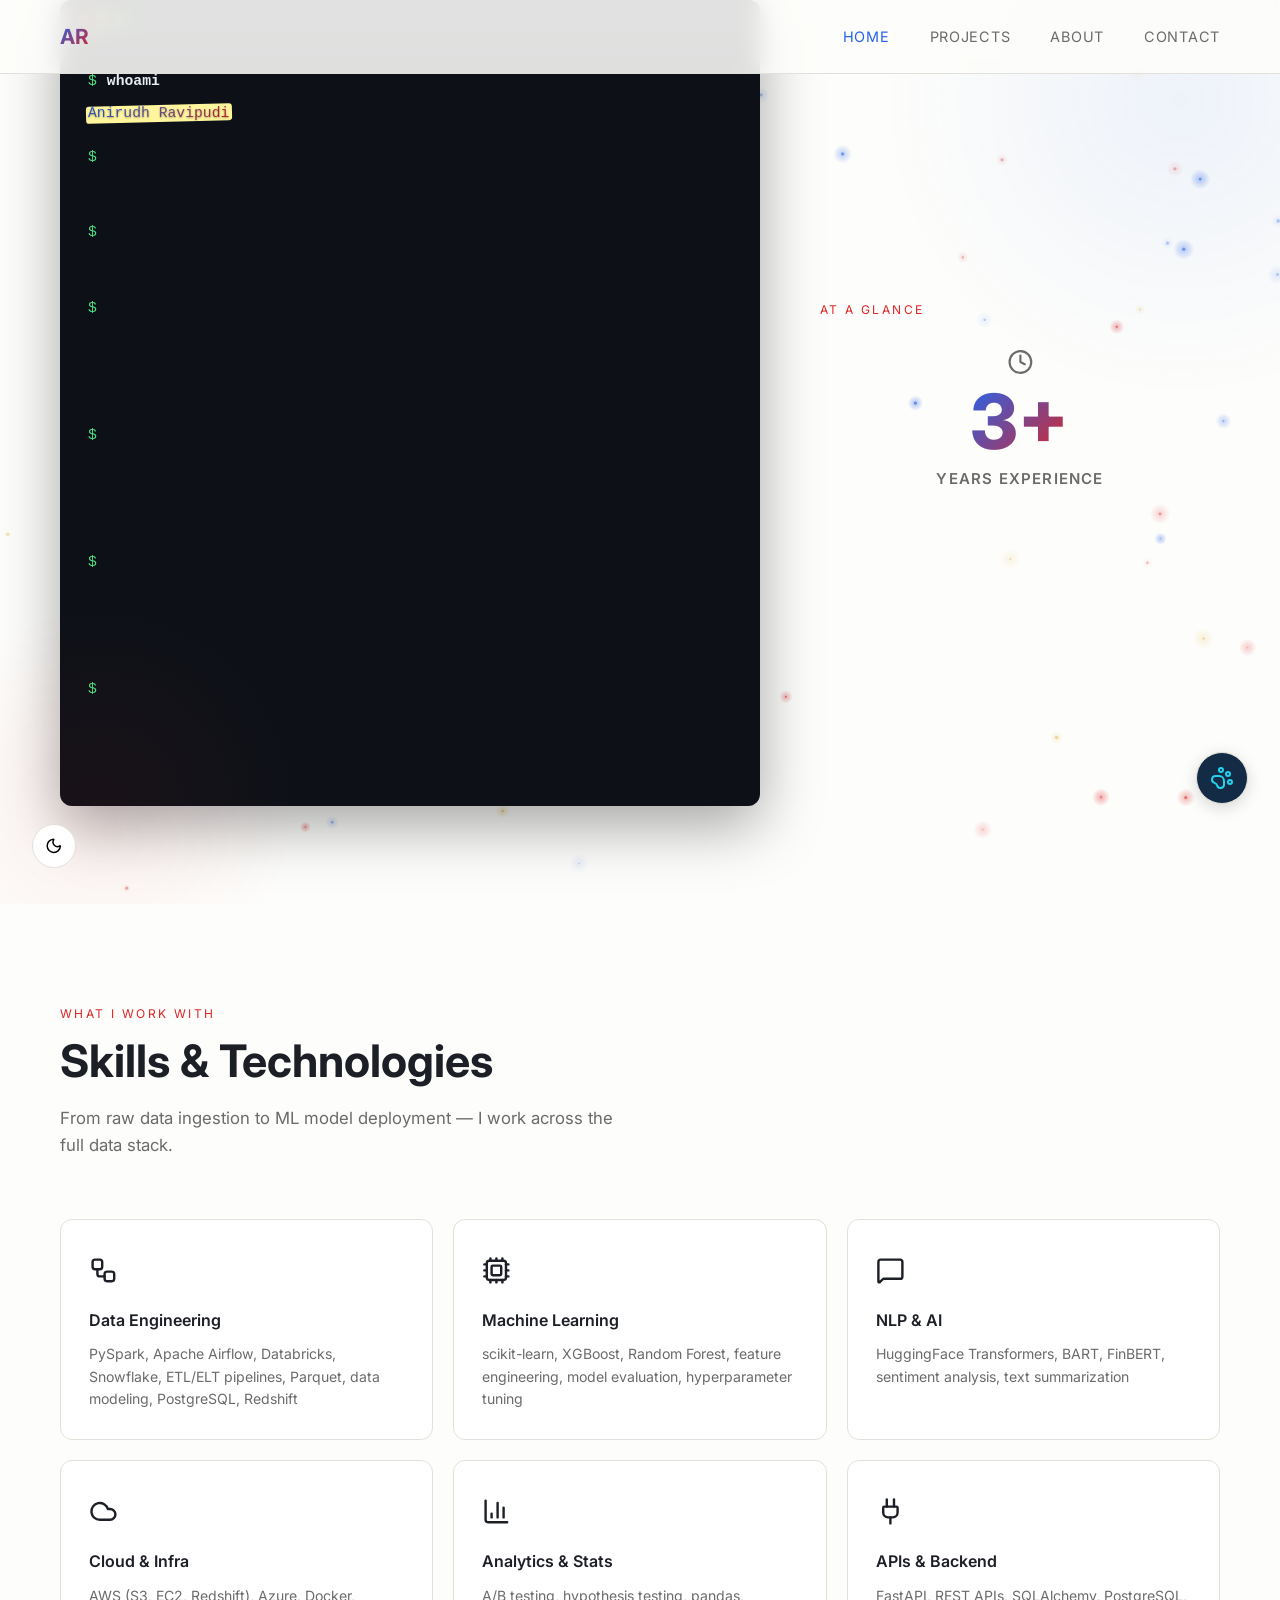
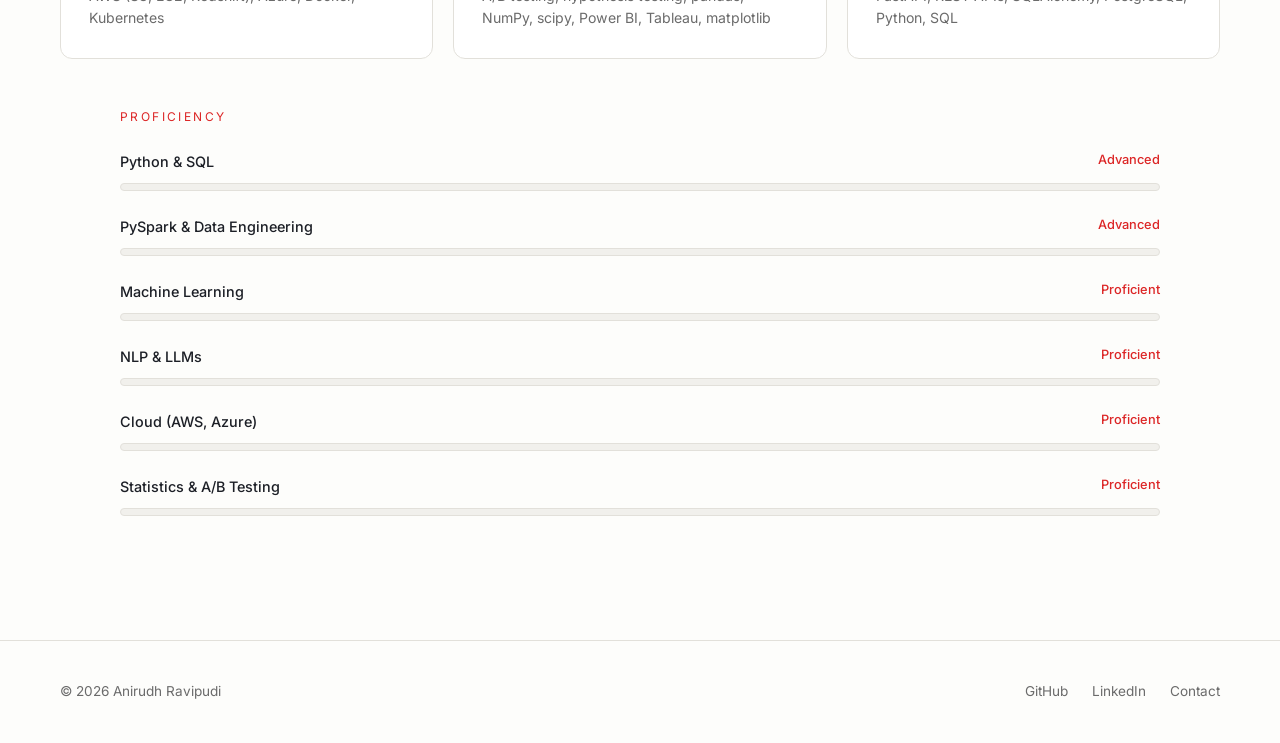
<file: index.html>
<!DOCTYPE html>
<html lang="en">
<head>
  <meta charset="UTF-8">
  <meta name="viewport" content="width=device-width, initial-scale=1.0">
  <title>Anirudh Ravipudi — Data Engineer</title>
  <link rel="stylesheet" href="css/style.css">
  <link rel="icon" type="image/svg+xml" href="favicon.svg">
  <link rel="preconnect" href="https://fonts.googleapis.com">
  <link href="https://fonts.googleapis.com/css2?family=Inter:wght@400;500;600;700;800&display=swap" rel="stylesheet">
</head>
<body>

  <canvas id="particles"></canvas>

  <!-- Navigation -->
  <nav>
    <div class="nav-logo">AR</div>
    <ul class="nav-links">
      <li><a href="index.html" class="active">Home</a></li>
      <li><a href="projects.html">Projects</a></li>
      <li><a href="about.html">About</a></li>
      <li><a href="contact.html">Contact</a></li>
    </ul>
  </nav>

  <!-- Hero -->
  <section class="hero">
    <div class="hero-content">
      <div class="terminal">
        <div class="terminal-chrome">
          <span class="terminal-dot dot-red"></span>
          <span class="terminal-dot dot-yellow"></span>
          <span class="terminal-dot dot-green"></span>
        </div>
        <div class="terminal-body">
          <div class="term-line"><span class="term-prompt">$</span><span class="term-cmd" id="cmd-1"></span></div>
          <div class="term-output" id="out-1"><span class="name-highlight"><span class="gradient-name">Anirudh Ravipudi</span></span></div>

          <div class="term-line"><span class="term-prompt">$</span><span class="term-cmd" id="cmd-2"></span></div>
          <div class="term-output" id="out-2">Data Engineer — I build systems that turn data into decisions.</div>

          <div class="term-line"><span class="term-prompt">$</span><span class="term-cmd" id="cmd-3"></span></div>
          <div class="term-output" id="out-3">New York City, NY</div>

          <div class="term-line"><span class="term-prompt">$</span><span class="term-cmd" id="cmd-4"></span></div>
          <div class="term-output" id="out-4">I build end-to-end data pipelines, machine learning systems, and NLP
applications — from ingesting raw data into distributed systems to
training and deploying models via REST APIs.</div>

          <div class="term-line"><span class="term-prompt">$</span><span class="term-cmd" id="cmd-5"></span></div>
          <div class="term-output" id="out-5">Currently building production data pipelines for a finance-sector
client at AI Cloud Solutions — Databricks, Snowflake, dbt, Kafka,
Airflow, Delta Lake.</div>

          <div class="term-line"><span class="term-prompt">$</span><span class="term-cmd" id="cmd-6"></span></div>
          <div class="term-output" id="out-6">Looking for my next role as a Data Engineer, Data Analyst, or AI/ML
Engineer — full-stack data experience, focused on building things
that run in production, not just notebooks.</div>

          <div class="term-line"><span class="term-prompt">$</span><span class="term-cmd" id="cmd-7"></span></div>
          <div class="term-output success" id="out-7">✓ Available for full-time roles</div>

          <div class="term-line" id="term-final-line"><span class="term-prompt">$</span><span class="cursor" id="term-cursor">▋</span></div>
        </div>
      </div>

      <div class="hero-right">
        <div class="section-label" style="margin-bottom: 16px;">At a Glance</div>
        <div class="stats-rotator" aria-live="polite">
          <div class="stat-rotator-item is-active">
            <svg class="icon" xmlns="http://www.w3.org/2000/svg" viewBox="0 0 24 24" fill="none" stroke="currentColor" stroke-width="2" stroke-linecap="round" stroke-linejoin="round"><circle cx="12" cy="12" r="10" /><polyline points="12 6 12 12 16 14" /></svg>
            <span class="stat-number">3+</span>
            <span class="stat-rotator-label">Years Experience</span>
          </div>
          <div class="stat-rotator-item">
            <svg class="icon" xmlns="http://www.w3.org/2000/svg" viewBox="0 0 24 24" fill="none" stroke="currentColor" stroke-width="2" stroke-linecap="round" stroke-linejoin="round"><path d="M15 22v-4a4.8 4.8 0 0 0-1-3.5c3 0 6-2 6-5.5.08-1.25-.27-2.48-1-3.5.28-1.15.28-2.35 0-3.5 0 0-1 0-3 1.5-2.64-.5-5.36-.5-8 0C6 2 5 2 5 2c-.3 1.15-.3 2.35 0 3.5A5.403 5.403 0 0 0 4 9c0 3.5 3 5.5 6 5.5-.39.49-.68 1.05-.85 1.65-.17.6-.22 1.23-.15 1.85v4" /><path d="M9 18c-4.51 2-5-2-7-2" /></svg>
            <span class="stat-number">4</span>
            <span class="stat-rotator-label">GitHub Projects</span>
          </div>
          <div class="stat-rotator-item">
            <svg class="icon" xmlns="http://www.w3.org/2000/svg" viewBox="0 0 24 24" fill="none" stroke="currentColor" stroke-width="2" stroke-linecap="round" stroke-linejoin="round"><path d="M4.5 16.5c-1.5 1.26-2 5-2 5s3.74-.5 5-2c.71-.84.7-2.13-.09-2.91a2.18 2.18 0 0 0-2.91-.09z" /><path d="m12 15-3-3a22 22 0 0 1 2-3.95A12.88 12.88 0 0 1 22 2c0 2.72-.78 7.5-6 11a22.35 22.35 0 0 1-4 2z" /><path d="M9 12H4s.55-3.03 2-4c1.62-1.08 5 0 5 0" /><path d="M12 15v5s3.03-.55 4-2c1.08-1.62 0-5 0-5" /></svg>
            <span class="stat-number">3</span>
            <span class="stat-rotator-label">Live Deployments</span>
          </div>
        </div>
      </div>
    </div>

    <div class="hero-btns" id="hero-btns" style="opacity:0;">
      <a href="projects.html" class="btn-primary">View My Projects</a>
      <a href="https://github.com/anirudhcancode" target="_blank" class="btn-secondary">GitHub Profile</a>
    </div>
  </section>

  <!-- Skills -->
  <section>
    <div class="section-label">What I Work With</div>
    <h2 class="section-title">Skills & Technologies</h2>
    <p class="section-sub">
      From raw data ingestion to ML model deployment — I work across the full data stack.
    </p>

    <div class="skills-grid">
      <div class="skill-card">
        <div class="skill-card-icon"><svg class="icon" xmlns="http://www.w3.org/2000/svg" viewBox="0 0 24 24" fill="none" stroke="currentColor" stroke-width="2" stroke-linecap="round" stroke-linejoin="round" ><rect width="8" height="8" x="3" y="3" rx="2" /><path d="M7 11v4a2 2 0 0 0 2 2h4" /><rect width="8" height="8" x="13" y="13" rx="2" /></svg></div>
        <h3>Data Engineering</h3>
        <p>PySpark, Apache Airflow, Databricks, Snowflake, ETL/ELT pipelines, Parquet, data modeling, PostgreSQL, Redshift</p>
      </div>
      <div class="skill-card">
        <div class="skill-card-icon"><svg class="icon" xmlns="http://www.w3.org/2000/svg" viewBox="0 0 24 24" fill="none" stroke="currentColor" stroke-width="2" stroke-linecap="round" stroke-linejoin="round" ><path d="M12 20v2" /><path d="M12 2v2" /><path d="M17 20v2" /><path d="M17 2v2" /><path d="M2 12h2" /><path d="M2 17h2" /><path d="M2 7h2" /><path d="M20 12h2" /><path d="M20 17h2" /><path d="M20 7h2" /><path d="M7 20v2" /><path d="M7 2v2" /><rect x="4" y="4" width="16" height="16" rx="2" /><rect x="8" y="8" width="8" height="8" rx="1" /></svg></div>
        <h3>Machine Learning</h3>
        <p>scikit-learn, XGBoost, Random Forest, feature engineering, model evaluation, hyperparameter tuning</p>
      </div>
      <div class="skill-card">
        <div class="skill-card-icon"><svg class="icon" xmlns="http://www.w3.org/2000/svg" viewBox="0 0 24 24" fill="none" stroke="currentColor" stroke-width="2" stroke-linecap="round" stroke-linejoin="round" ><path d="M22 17a2 2 0 0 1-2 2H6.828a2 2 0 0 0-1.414.586l-2.202 2.202A.71.71 0 0 1 2 21.286V5a2 2 0 0 1 2-2h16a2 2 0 0 1 2 2z" /></svg></div>
        <h3>NLP & AI</h3>
        <p>HuggingFace Transformers, BART, FinBERT, sentiment analysis, text summarization</p>
      </div>
      <div class="skill-card">
        <div class="skill-card-icon"><svg class="icon" xmlns="http://www.w3.org/2000/svg" viewBox="0 0 24 24" fill="none" stroke="currentColor" stroke-width="2" stroke-linecap="round" stroke-linejoin="round" ><path d="M17.5 19H9a7 7 0 1 1 6.71-9h1.79a4.5 4.5 0 1 1 0 9Z" /></svg></div>
        <h3>Cloud & Infra</h3>
        <p>AWS (S3, EC2, Redshift), Azure, Docker, Kubernetes</p>
      </div>
      <div class="skill-card">
        <div class="skill-card-icon"><svg class="icon" xmlns="http://www.w3.org/2000/svg" viewBox="0 0 24 24" fill="none" stroke="currentColor" stroke-width="2" stroke-linecap="round" stroke-linejoin="round" ><path d="M3 3v16a2 2 0 0 0 2 2h16" /><path d="M18 17V9" /><path d="M13 17V5" /><path d="M8 17v-3" /></svg></div>
        <h3>Analytics & Stats</h3>
        <p>A/B testing, hypothesis testing, pandas, NumPy, scipy, Power BI, Tableau, matplotlib</p>
      </div>
      <div class="skill-card">
        <div class="skill-card-icon"><svg class="icon" xmlns="http://www.w3.org/2000/svg" viewBox="0 0 24 24" fill="none" stroke="currentColor" stroke-width="2" stroke-linecap="round" stroke-linejoin="round" ><path d="M12 22v-5" /><path d="M15 8V2" /><path d="M17 8a1 1 0 0 1 1 1v4a4 4 0 0 1-4 4h-4a4 4 0 0 1-4-4V9a1 1 0 0 1 1-1z" /><path d="M9 8V2" /></svg></div>
        <h3>APIs & Backend</h3>
        <p>FastAPI, REST APIs, SQLAlchemy, PostgreSQL, Python, SQL</p>
      </div>
    </div>

    <!-- Skills Progress Bars -->
    <div class="skills-progress" id="skills-progress" style="margin-top: 48px;">
      <div class="section-label" style="margin-bottom: 24px;">Proficiency</div>

      <div class="progress-item">
        <div class="progress-label">
          <span>Python & SQL</span><span>Advanced</span>
        </div>
        <div class="progress-bar">
          <div class="progress-fill" data-width="92" style="width:0%"></div>
        </div>
      </div>

      <div class="progress-item">
        <div class="progress-label">
          <span>PySpark & Data Engineering</span><span>Advanced</span>
        </div>
        <div class="progress-bar">
          <div class="progress-fill" data-width="88" style="width:0%"></div>
        </div>
      </div>

      <div class="progress-item">
        <div class="progress-label">
          <span>Machine Learning</span><span>Proficient</span>
        </div>
        <div class="progress-bar">
          <div class="progress-fill" data-width="82" style="width:0%"></div>
        </div>
      </div>

      <div class="progress-item">
        <div class="progress-label">
          <span>NLP & LLMs</span><span>Proficient</span>
        </div>
        <div class="progress-bar">
          <div class="progress-fill" data-width="78" style="width:0%"></div>
        </div>
      </div>

      <div class="progress-item">
        <div class="progress-label">
          <span>Cloud (AWS, Azure)</span><span>Proficient</span>
        </div>
        <div class="progress-bar">
          <div class="progress-fill" data-width="75" style="width:0%"></div>
        </div>
      </div>

      <div class="progress-item">
        <div class="progress-label">
          <span>Statistics & A/B Testing</span><span>Proficient</span>
        </div>
        <div class="progress-bar">
          <div class="progress-fill" data-width="80" style="width:0%"></div>
        </div>
      </div>
    </div>
  </section>

  <!-- Footer -->
  <footer>
    <div class="footer-left">© 2026 Anirudh Ravipudi</div>
    <div class="footer-links">
      <a href="https://github.com/anirudhcancode" target="_blank">GitHub</a>
      <a href="https://linkedin.com/in/anirudhravipudi" target="_blank">LinkedIn</a>
      <a href="contact.html">Contact</a>
    </div>
  </footer>

  <script src="js/main.js"></script>
  <script src="js/chatbot.js"></script>
</body>
</html>
</file>
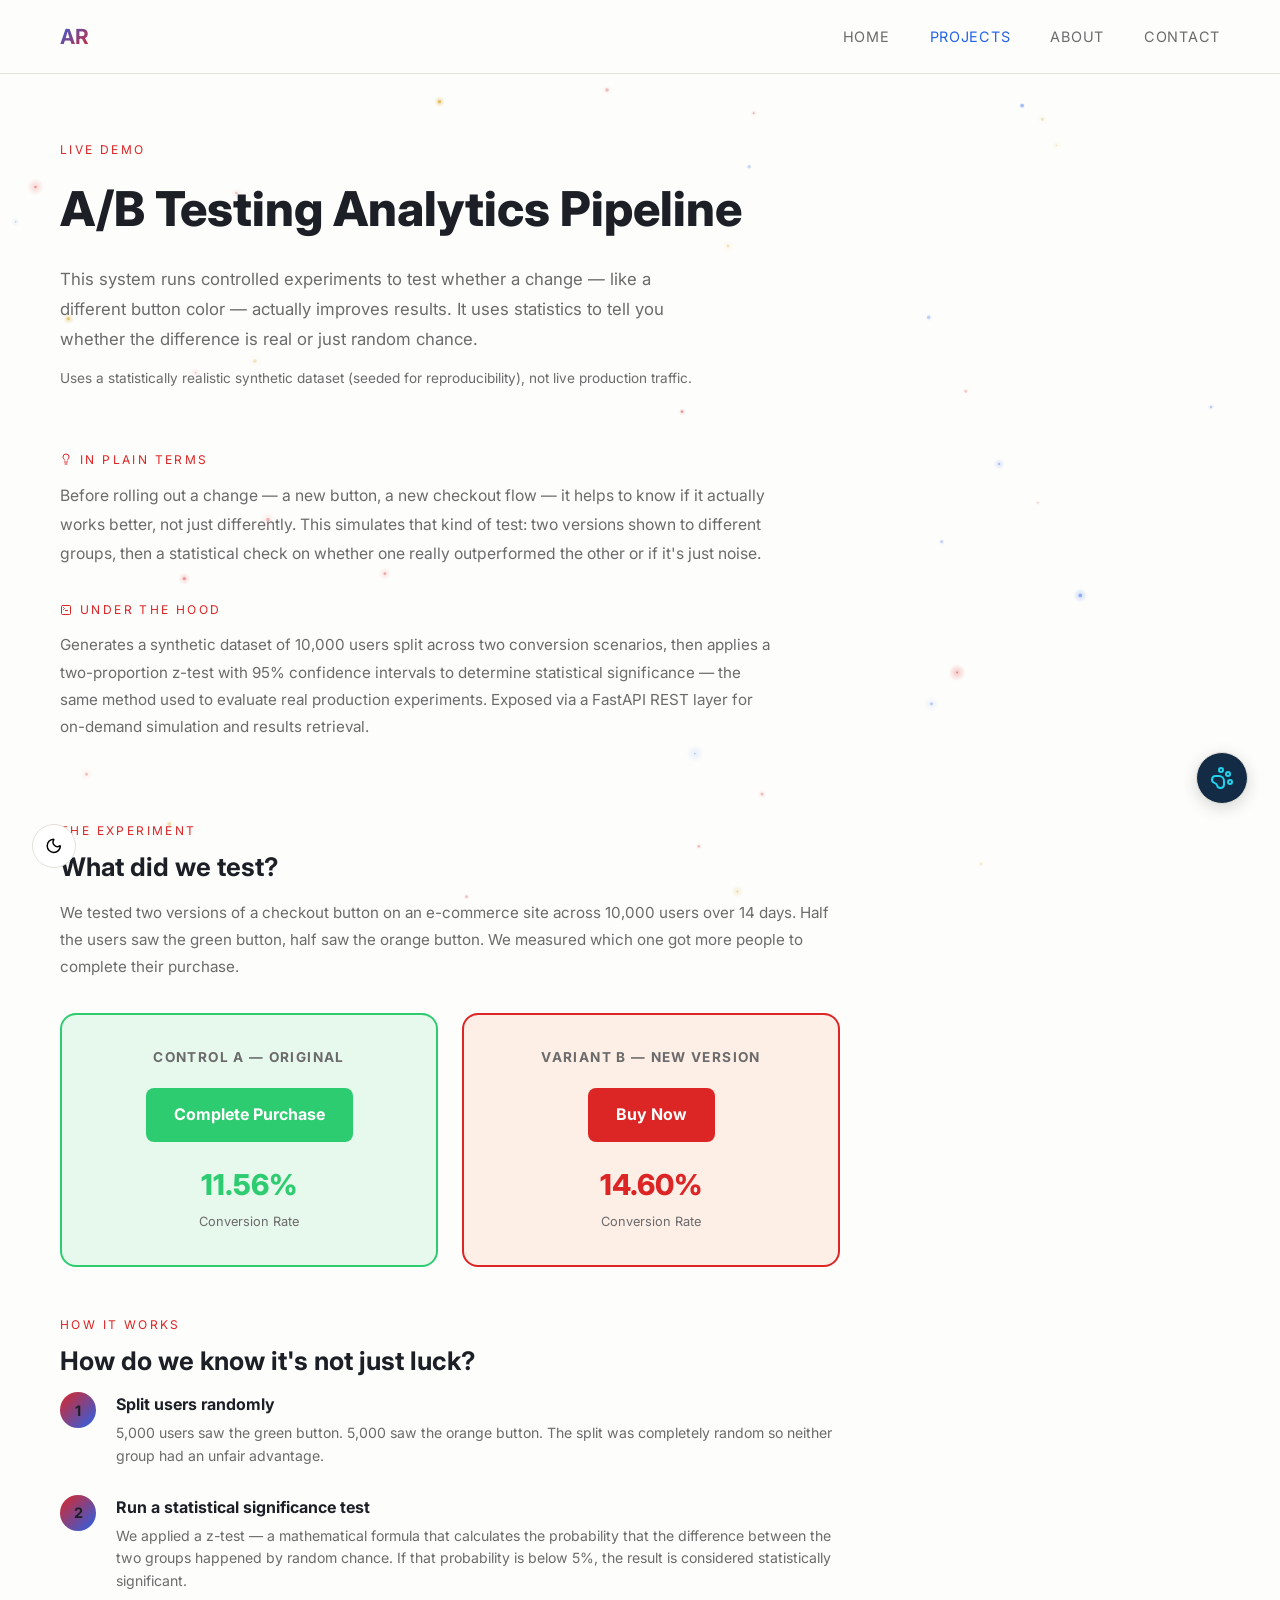
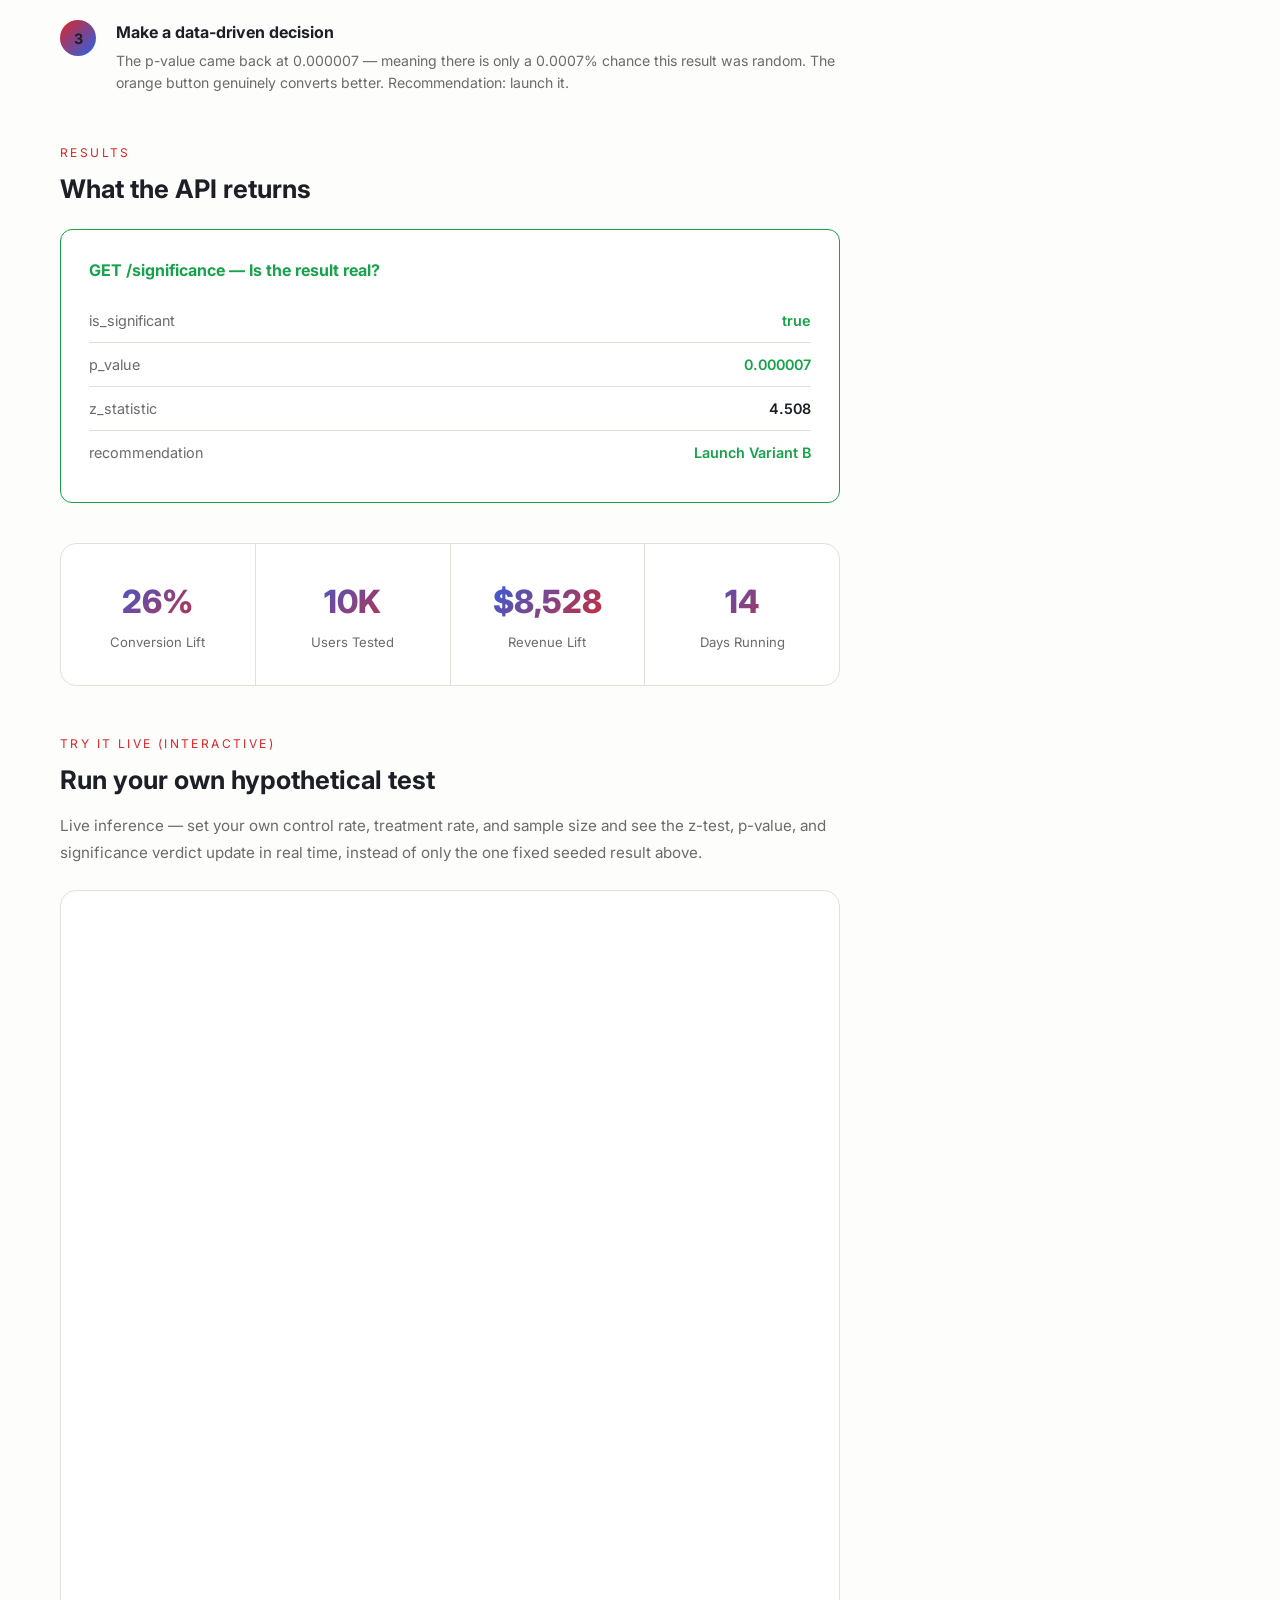
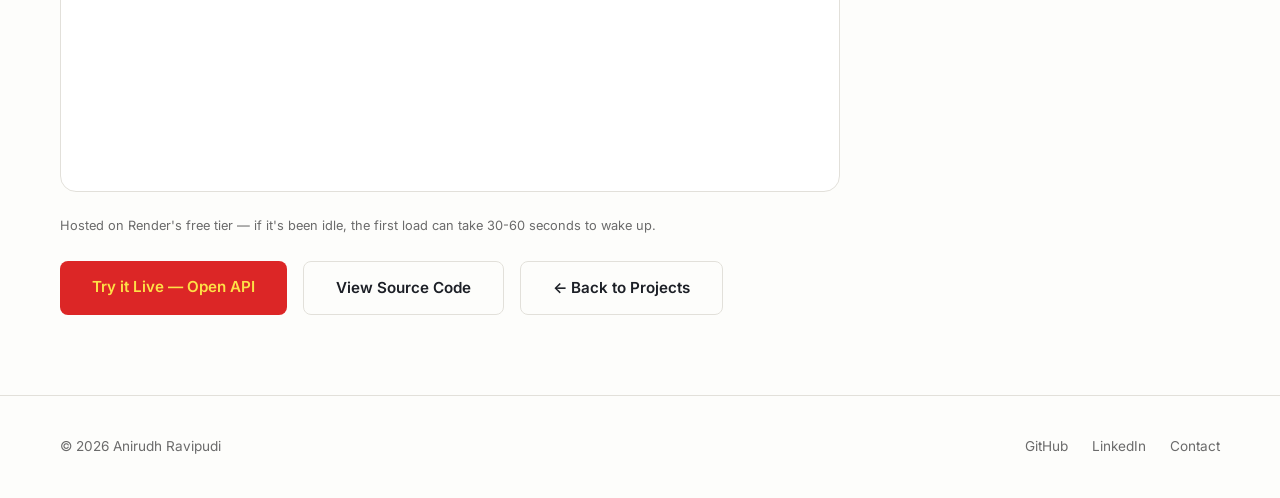
<file: ab-demo.html>
<!DOCTYPE html>
<html lang="en">
<head>
  <meta charset="UTF-8">
  <meta name="viewport" content="width=device-width, initial-scale=1.0">
  <title>A/B Testing Demo — Anirudh Ravipudi</title>
  <link rel="stylesheet" href="css/style.css">
  <link rel="icon" type="image/svg+xml" href="favicon.svg">
  <link rel="preconnect" href="https://fonts.googleapis.com">
  <link href="https://fonts.googleapis.com/css2?family=Inter:wght@400;500;600;700;800&display=swap" rel="stylesheet">
  <style>
    .demo-hero {
      padding: 140px 60px 60px;
      max-width: 900px;
    }
    .demo-section {
      padding: 0 60px 80px;
      max-width: 900px;
    }
    .flow {
      display: flex;
      align-items: center;
      gap: 16px;
      flex-wrap: wrap;
      margin: 32px 0;
    }
    .flow-box {
      background: var(--card);
      border: 1px solid var(--border);
      border-radius: 12px;
      padding: 20px 24px;
      flex: 1;
      min-width: 160px;
    }
    .flow-box-label {
      font-size: 0.72rem;
      color: var(--accent1);
      text-transform: uppercase;
      letter-spacing: 0.1em;
      margin-bottom: 8px;
    }
    .flow-box-value {
      font-size: 0.95rem;
      color: var(--text);
      line-height: 1.5;
    }
    .flow-arrow {
      font-size: 1.5rem;
      color: var(--text-muted);
    }
    .result-box {
      background: var(--card);
      border: 1px solid var(--accent3);
      border-radius: 12px;
      padding: 28px;
      margin: 24px 0;
    }
    .result-box h3 {
      font-size: 1rem;
      color: var(--accent3);
      margin-bottom: 16px;
    }
    .result-row {
      display: flex;
      justify-content: space-between;
      align-items: center;
      padding: 10px 0;
      border-bottom: 1px solid var(--border);
      font-size: 0.9rem;
    }
    .result-row:last-child { border-bottom: none; }
    .result-key { color: var(--text-muted); }
    .result-value { font-weight: 600; color: var(--text); }
    .result-value.positive { color: var(--accent3); }
    .result-value.negative { color: var(--accent1); }
    .button-compare {
      display: flex;
      gap: 24px;
      margin: 32px 0;
      flex-wrap: wrap;
    }
    .button-card {
      flex: 1;
      min-width: 200px;
      border-radius: 16px;
      padding: 32px;
      text-align: center;
    }
    .button-card.control {
      background: rgba(46, 204, 113, 0.1);
      border: 2px solid #2ecc71;
    }
    .button-card.variant {
      background: rgba(255, 107, 53, 0.1);
      border: 2px solid var(--accent1);
    }
    .button-card h3 {
      font-size: 0.85rem;
      letter-spacing: 0.1em;
      text-transform: uppercase;
      margin-bottom: 20px;
      color: var(--text-muted);
    }
    .fake-button {
      padding: 14px 28px;
      border-radius: 8px;
      font-weight: 700;
      font-size: 1rem;
      display: inline-block;
      margin-bottom: 20px;
    }
    .fake-button.green {
      background: #2ecc71;
      color: white;
    }
    .fake-button.orange {
      background: var(--accent1);
      color: white;
    }
    .button-stat {
      font-size: 1.8rem;
      font-weight: 800;
      margin-bottom: 4px;
    }
    .button-stat.green { color: #2ecc71; }
    .button-stat.orange { color: var(--accent1); }
    .button-stat-label {
      font-size: 0.8rem;
      color: var(--text-muted);
    }
    .step {
      display: flex;
      gap: 20px;
      margin-bottom: 28px;
      align-items: flex-start;
    }
    .step-number {
      width: 36px;
      height: 36px;
      min-width: 36px;
      border-radius: 50%;
      background: linear-gradient(135deg, var(--accent1), var(--accent2));
      display: flex;
      align-items: center;
      justify-content: center;
      font-weight: 700;
      font-size: 0.9rem;
    }
    .step-content h4 { font-size: 1rem; margin-bottom: 4px; }
    .step-content p {
      font-size: 0.88rem;
      color: var(--text-muted);
      line-height: 1.6;
    }
    .marker-label { display: flex; align-items: center; gap: 8px; }
    .embed-box {
      background: var(--card);
      border: 1px solid var(--border);
      border-radius: 16px;
      overflow: hidden;
      margin: 24px 0;
    }
    .embed-box iframe {
      width: 100%;
      height: 900px;
      border: none;
      display: block;
    }
    @media (max-width: 768px) {
      .demo-hero, .demo-section { padding-left: 24px; padding-right: 24px; }
      .flow-arrow { display: none; }
    }
  </style>
</head>
<body>
  <canvas id="particles"></canvas>
  <!-- Navigation -->
  <nav>
    <div class="nav-logo">AR</div>
    <ul class="nav-links">
      <li><a href="index.html">Home</a></li>
      <li><a href="projects.html" class="active">Projects</a></li>
      <li><a href="about.html">About</a></li>
      <li><a href="contact.html">Contact</a></li>
    </ul>
  </nav>

  <!-- Hero -->
  <div class="demo-hero">
    <div class="section-label">Live Demo</div>
    <h1 style="font-size: clamp(1.8rem, 4vw, 3rem); font-weight: 800; margin-bottom: 16px;">
      A/B Testing Analytics Pipeline
    </h1>
    <p style="color: var(--text-muted); font-size: 1.05rem; line-height: 1.8; max-width: 640px;">
      This system runs controlled experiments to test whether a change —
      like a different button color — actually improves results. It uses
      statistics to tell you whether the difference is real or just random chance.
    </p>
    <p style="color: var(--text-muted); font-size: 0.85rem; line-height: 1.7; max-width: 640px; margin-top: 12px;">
      Uses a statistically realistic synthetic dataset (seeded for reproducibility), not live production traffic.
    </p>
  </div>

  <!-- Plain-language & technical overview -->
  <div class="demo-section">
    <div class="section-label marker-label">
      <svg class="icon" xmlns="http://www.w3.org/2000/svg" viewBox="0 0 24 24" fill="none" stroke="currentColor" stroke-width="2" stroke-linecap="round" stroke-linejoin="round"><path d="M15 14c.2-1 .7-1.7 1.5-2.5 1-.9 1.5-2.2 1.5-3.5A6 6 0 0 0 6 8c0 1 .2 2.2 1.5 3.5.7.7 1.3 1.5 1.5 2.5" /><path d="M9 18h6" /><path d="M10 22h4" /></svg>
      In Plain Terms
    </div>
    <p style="color: var(--text-muted); font-size: 0.98rem; line-height: 1.85; margin-bottom: 32px; max-width: 720px;">
      Before rolling out a change — a new button, a new checkout flow — it helps to
      know if it actually works better, not just differently. This simulates that
      kind of test: two versions shown to different groups, then a statistical check
      on whether one really outperformed the other or if it's just noise.
    </p>

    <div class="section-label marker-label">
      <svg class="icon" xmlns="http://www.w3.org/2000/svg" viewBox="0 0 24 24" fill="none" stroke="currentColor" stroke-width="2" stroke-linecap="round" stroke-linejoin="round"><path d="m7 11 2-2-2-2" /><path d="M11 13h4" /><rect width="18" height="18" x="3" y="3" rx="2" ry="2" /></svg>
      Under the Hood
    </div>
    <p style="color: var(--text-muted); font-size: 0.95rem; line-height: 1.8; max-width: 720px;">
      Generates a synthetic dataset of 10,000 users split across two conversion
      scenarios, then applies a two-proportion z-test with 95% confidence intervals
      to determine statistical significance — the same method used to evaluate real
      production experiments. Exposed via a FastAPI REST layer for on-demand
      simulation and results retrieval.
    </p>
  </div>

  <!-- What it does -->
  <div class="demo-section">
    <div class="section-label">The Experiment</div>
    <h2 class="section-title" style="font-size: 1.6rem;">What did we test?</h2>
    <p style="color: var(--text-muted); font-size: 0.95rem; line-height: 1.8; margin-bottom: 32px;">
      We tested two versions of a checkout button on an e-commerce site
      across 10,000 users over 14 days. Half the users saw the green button,
      half saw the orange button. We measured which one got more people to complete their purchase.
    </p>

    <!-- Button comparison -->
    <div class="button-compare">
      <div class="button-card control">
        <h3>Control A — Original</h3>
        <div class="fake-button green">Complete Purchase</div>
        <div class="button-stat green">11.56%</div>
        <div class="button-stat-label">Conversion Rate</div>
      </div>
      <div class="button-card variant">
        <h3>Variant B — New Version</h3>
        <div class="fake-button orange">Buy Now</div>
        <div class="button-stat orange">14.60%</div>
        <div class="button-stat-label">Conversion Rate</div>
      </div>
    </div>

    <!-- How it works -->
    <div class="section-label" style="margin-top: 48px;">How it works</div>
    <h2 class="section-title" style="font-size: 1.6rem;">How do we know it's not just luck?</h2>

    <div class="step">
      <div class="step-number">1</div>
      <div class="step-content">
        <h4>Split users randomly</h4>
        <p>5,000 users saw the green button. 5,000 saw the orange button. The split was completely random so neither group had an unfair advantage.</p>
      </div>
    </div>

    <div class="step">
      <div class="step-number">2</div>
      <div class="step-content">
        <h4>Run a statistical significance test</h4>
        <p>We applied a z-test — a mathematical formula that calculates the probability that the difference between the two groups happened by random chance. If that probability is below 5%, the result is considered statistically significant.</p>
      </div>
    </div>

    <div class="step">
      <div class="step-number">3</div>
      <div class="step-content">
        <h4>Make a data-driven decision</h4>
        <p>The p-value came back at 0.000007 — meaning there is only a 0.0007% chance this result was random. The orange button genuinely converts better. Recommendation: launch it.</p>
      </div>
    </div>

    <!-- Result box -->
    <div class="section-label" style="margin-top: 48px;">Results</div>
    <h2 class="section-title" style="font-size: 1.6rem;">What the API returns</h2>

    <div class="result-box">
      <h3>GET /significance — Is the result real?</h3>
      <div class="result-row">
        <span class="result-key">is_significant</span>
        <span class="result-value positive">true</span>
      </div>
      <div class="result-row">
        <span class="result-key">p_value</span>
        <span class="result-value positive">0.000007</span>
      </div>
      <div class="result-row">
        <span class="result-key">z_statistic</span>
        <span class="result-value">4.508</span>
      </div>
      <div class="result-row">
        <span class="result-key">recommendation</span>
        <span class="result-value positive">Launch Variant B</span>
      </div>
    </div>

    <!-- Stats bar -->
    <div class="stats-bar" style="margin: 40px 0;">
      <div class="stat-item">
        <div class="stat-value">26%</div>
        <div class="stat-label">Conversion Lift</div>
      </div>
      <div class="stat-item">
        <div class="stat-value">10K</div>
        <div class="stat-label">Users Tested</div>
      </div>
      <div class="stat-item">
        <div class="stat-value">$8,528</div>
        <div class="stat-label">Revenue Lift</div>
      </div>
      <div class="stat-item">
        <div class="stat-value">14</div>
        <div class="stat-label">Days Running</div>
      </div>
    </div>

    <!-- Interactive live simulation -->
    <div class="section-label" style="margin-top: 48px;">Try It Live (Interactive)</div>
    <h2 class="section-title" style="font-size: 1.6rem;">Run your own hypothetical test</h2>
    <p style="color: var(--text-muted); font-size: 0.95rem; line-height: 1.8; margin-bottom: 24px;">
      Live inference — set your own control rate, treatment rate, and sample size and see the
      z-test, p-value, and significance verdict update in real time, instead of only the one
      fixed seeded result above.
    </p>
    <div class="embed-box">
      <iframe src="https://ab-testing-demo.onrender.com"
              title="A/B Testing — Live Statistical Simulation" loading="lazy"></iframe>
    </div>
    <p style="color: var(--text-muted); font-size: 0.8rem; margin-bottom: 24px;">
      Hosted on Render's free tier — if it's been idle, the first load can take 30-60 seconds
      to wake up.
    </p>

    <!-- CTA -->
    <div style="display: flex; gap: 16px; flex-wrap: wrap;">
      <a href="https://ab-testing-pipeline.onrender.com/docs"
         target="_blank" class="btn-primary">
        Try it Live — Open API
      </a>
      <a href="https://github.com/anirudhcancode/ab-testing-pipeline"
         target="_blank" class="btn-secondary">
        View Source Code
      </a>
      <a href="projects.html" class="btn-secondary">
        ← Back to Projects
      </a>
    </div>
  </div>

  <!-- Footer -->
  <footer>
    <div class="footer-left">© 2026 Anirudh Ravipudi</div>
    <div class="footer-links">
      <a href="https://github.com/anirudhcancode" target="_blank">GitHub</a>
      <a href="https://linkedin.com/in/anirudhravipudi" target="_blank">LinkedIn</a>
      <a href="contact.html">Contact</a>
    </div>
  </footer>

  <script src="js/main.js"></script>
  <script src="js/chatbot.js"></script>
  <script src="js/projects.js"></script>
</body>
</html>
</file>
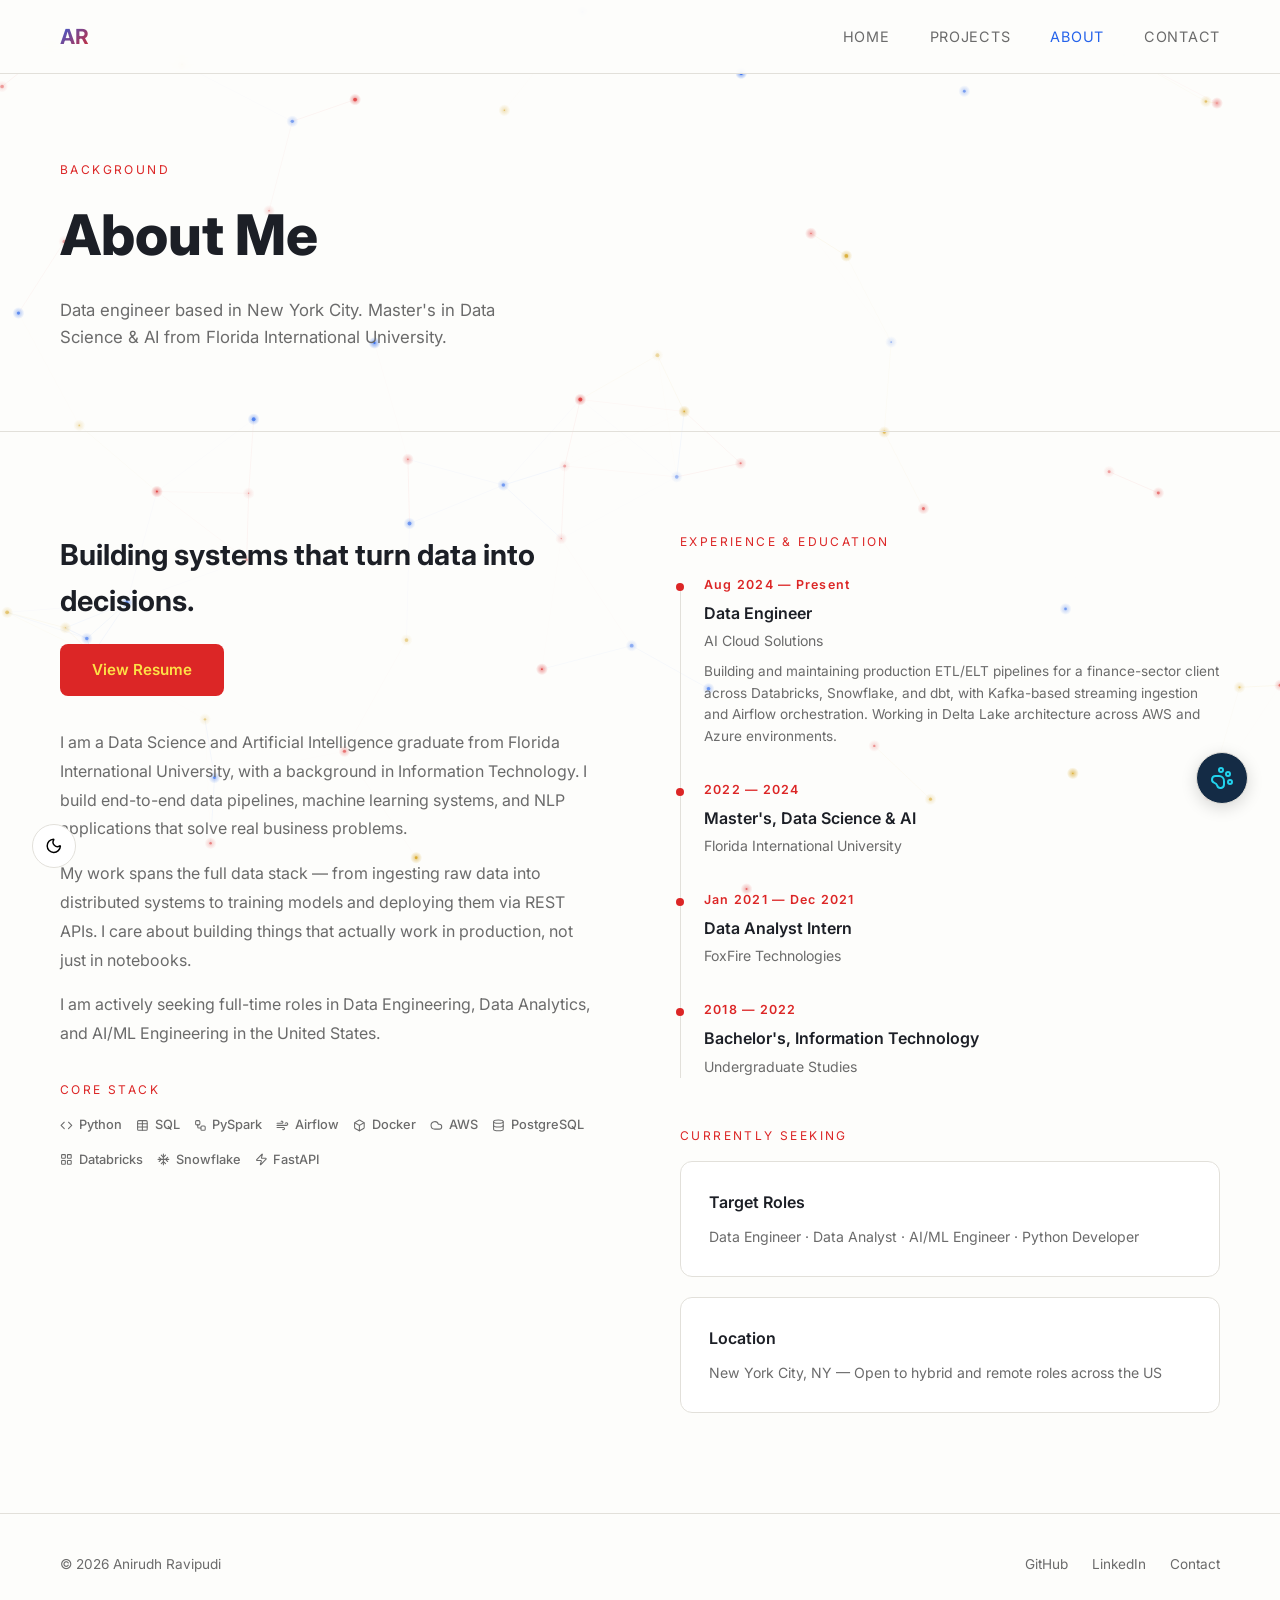
<file: about.html>
<!DOCTYPE html>
<html lang="en">
<head>
  <meta charset="UTF-8">
  <link rel="icon" type="image/svg+xml" href="favicon.svg">
  <meta name="viewport" content="width=device-width, initial-scale=1.0">
  <title>About — Anirudh Ravipudi</title>
  <link rel="stylesheet" href="css/style.css">
  <link rel="preconnect" href="https://fonts.googleapis.com">
  <link href="https://fonts.googleapis.com/css2?family=Inter:wght@400;500;600;700;800&display=swap" rel="stylesheet">
</head>
<body>
  <canvas id="particles"></canvas>

  <!-- Navigation -->
  <nav>
    <div class="nav-logo">AR</div>
    <ul class="nav-links">
      <li><a href="index.html">Home</a></li>
      <li><a href="projects.html">Projects</a></li>
      <li><a href="about.html" class="active">About</a></li>
      <li><a href="contact.html">Contact</a></li>
    </ul>
  </nav>

  <!-- Page Header -->
  <div class="page-header">
    <div class="section-label">Background</div>
    <h1>About Me</h1>
    <p>Data engineer based in New York City. Master's in Data Science & AI from Florida International University.</p>
  </div>

  <!-- About Content -->
  <section>
    <div class="about-grid">

      <!-- Left — Text -->
      <div class="about-text">
        <h2>Building systems that turn data into decisions.</h2>
        <a href="assets/Anirudh.pdf" target="_blank" class="btn-primary" style="display: inline-block; margin-bottom: 32px;">
          View Resume
        </a>
        <p>
          I am a Data Science and Artificial Intelligence graduate from
          Florida International University, with a background in Information Technology.
          I build end-to-end data pipelines, machine learning systems, and NLP
          applications that solve real business problems.
        </p>
        <p>
          My work spans the full data stack — from ingesting raw data into
          distributed systems to training models and deploying them via REST APIs.
          I care about building things that actually work in production, not just
          in notebooks.
        </p>
        <p>
          I am actively seeking full-time roles in Data Engineering, Data Analytics,
          and AI/ML Engineering in the United States.
        </p>

        <!-- Tech Stack Tags -->
        <div style="margin-top: 32px;">
          <div class="section-label" style="margin-bottom: 16px;">Core Stack</div>
          <div class="project-tags">
            <span class="tech-tag"><svg class="icon" xmlns="http://www.w3.org/2000/svg" viewBox="0 0 24 24" fill="none" stroke="currentColor" stroke-width="2" stroke-linecap="round" stroke-linejoin="round"><path d="m16 18 6-6-6-6" /><path d="m8 6-6 6 6 6" /></svg>Python</span>
            <span class="tech-tag"><svg class="icon" xmlns="http://www.w3.org/2000/svg" viewBox="0 0 24 24" fill="none" stroke="currentColor" stroke-width="2" stroke-linecap="round" stroke-linejoin="round"><path d="M12 3v18" /><rect width="18" height="18" x="3" y="3" rx="2" /><path d="M3 9h18" /><path d="M3 15h18" /></svg>SQL</span>
            <span class="tech-tag"><svg class="icon" xmlns="http://www.w3.org/2000/svg" viewBox="0 0 24 24" fill="none" stroke="currentColor" stroke-width="2" stroke-linecap="round" stroke-linejoin="round"><rect width="8" height="8" x="3" y="3" rx="2" /><path d="M7 11v4a2 2 0 0 0 2 2h4" /><rect width="8" height="8" x="13" y="13" rx="2" /></svg>PySpark</span>
            <span class="tech-tag"><svg class="icon" xmlns="http://www.w3.org/2000/svg" viewBox="0 0 24 24" fill="none" stroke="currentColor" stroke-width="2" stroke-linecap="round" stroke-linejoin="round"><path d="M12.8 19.6A2 2 0 1 0 14 16H2" /><path d="M17.5 8a2.5 2.5 0 1 1 2 4H2" /><path d="M9.8 4.4A2 2 0 1 1 11 8H2" /></svg>Airflow</span>
            <span class="tech-tag"><svg class="icon" xmlns="http://www.w3.org/2000/svg" viewBox="0 0 24 24" fill="none" stroke="currentColor" stroke-width="2" stroke-linecap="round" stroke-linejoin="round"><path d="M21 8a2 2 0 0 0-1-1.73l-7-4a2 2 0 0 0-2 0l-7 4A2 2 0 0 0 3 8v8a2 2 0 0 0 1 1.73l7 4a2 2 0 0 0 2 0l7-4A2 2 0 0 0 21 16Z" /><path d="m3.3 7 8.7 5 8.7-5" /><path d="M12 22V12" /></svg>Docker</span>
            <span class="tech-tag"><svg class="icon" xmlns="http://www.w3.org/2000/svg" viewBox="0 0 24 24" fill="none" stroke="currentColor" stroke-width="2" stroke-linecap="round" stroke-linejoin="round"><path d="M17.5 19H9a7 7 0 1 1 6.71-9h1.79a4.5 4.5 0 1 1 0 9Z" /></svg>AWS</span>
            <span class="tech-tag"><svg class="icon" xmlns="http://www.w3.org/2000/svg" viewBox="0 0 24 24" fill="none" stroke="currentColor" stroke-width="2" stroke-linecap="round" stroke-linejoin="round"><ellipse cx="12" cy="5" rx="9" ry="3" /><path d="M3 5V19A9 3 0 0 0 21 19V5" /><path d="M3 12A9 3 0 0 0 21 12" /></svg>PostgreSQL</span>
            <span class="tech-tag"><svg class="icon" xmlns="http://www.w3.org/2000/svg" viewBox="0 0 24 24" fill="none" stroke="currentColor" stroke-width="2" stroke-linecap="round" stroke-linejoin="round"><rect width="7" height="7" x="3" y="3" rx="1" /><rect width="7" height="7" x="14" y="3" rx="1" /><rect width="7" height="7" x="14" y="14" rx="1" /><rect width="7" height="7" x="3" y="14" rx="1" /></svg>Databricks</span>
            <span class="tech-tag"><svg class="icon" xmlns="http://www.w3.org/2000/svg" viewBox="0 0 24 24" fill="none" stroke="currentColor" stroke-width="2" stroke-linecap="round" stroke-linejoin="round"><line x1="2" x2="22" y1="12" y2="12" /><line x1="12" x2="12" y1="2" y2="22" /><path d="m20 16-4-4 4-4" /><path d="m4 8 4 4-4 4" /><path d="m16 4-4 4-4-4" /><path d="m8 20 4-4 4 4" /></svg>Snowflake</span>
            <span class="tech-tag"><svg class="icon" xmlns="http://www.w3.org/2000/svg" viewBox="0 0 24 24" fill="none" stroke="currentColor" stroke-width="2" stroke-linecap="round" stroke-linejoin="round"><path d="M4 14a1 1 0 0 1-.78-1.63l9.9-10.2a.5.5 0 0 1 .86.46l-1.92 6.02A1 1 0 0 0 13 10h7a1 1 0 0 1 .78 1.63l-9.9 10.2a.5.5 0 0 1-.86-.46l1.92-6.02A1 1 0 0 0 11 14z" /></svg>FastAPI</span>
          </div>
        </div>
      </div>

      <!-- Right — Timeline -->
      <div>
        <div class="section-label" style="margin-bottom: 24px;">Experience & Education</div>
        <div class="timeline">

          <div class="timeline-item">
            <div class="timeline-date">Aug 2024 — Present</div>
            <div class="timeline-title">Data Engineer</div>
            <div class="timeline-sub">AI Cloud Solutions</div>
            <div class="timeline-desc">Building and maintaining production ETL/ELT pipelines for a finance-sector client across Databricks, Snowflake, and dbt, with Kafka-based streaming ingestion and Airflow orchestration. Working in Delta Lake architecture across AWS and Azure environments.</div>
          </div>

          <div class="timeline-item">
            <div class="timeline-date">2022 — 2024</div>
            <div class="timeline-title">Master's, Data Science & AI</div>
            <div class="timeline-sub">Florida International University</div>
          </div>

          <div class="timeline-item">
            <div class="timeline-date">Jan 2021 — Dec 2021</div>
            <div class="timeline-title">Data Analyst Intern</div>
            <div class="timeline-sub">FoxFire Technologies</div>
          </div>

          <div class="timeline-item">
            <div class="timeline-date">2018 — 2022</div>
            <div class="timeline-title">Bachelor's, Information Technology</div>
            <div class="timeline-sub">Undergraduate Studies</div>
          </div>

        </div>

        <!-- What I'm looking for -->
        <div style="margin-top: 48px;">
          <div class="section-label" style="margin-bottom: 16px;">Currently Seeking</div>
          <div class="skills-grid" style="grid-template-columns: 1fr;">
            <div class="skill-card">
              <h3>Target Roles</h3>
              <p>Data Engineer · Data Analyst · AI/ML Engineer · Python Developer</p>
            </div>
            <div class="skill-card">
              <h3>Location</h3>
              <p>New York City, NY — Open to hybrid and remote roles across the US</p>
            </div>
          </div>
        </div>
      </div>

    </div>
  </section>

  <!-- Footer -->
  <footer>
    <div class="footer-left">© 2026 Anirudh Ravipudi</div>
    <div class="footer-links">
      <a href="https://github.com/anirudhcancode" target="_blank">GitHub</a>
      <a href="https://linkedin.com/in/anirudhravipudi" target="_blank">LinkedIn</a>
      <a href="contact.html">Contact</a>
    </div>
  </footer>

  <script src="js/main.js"></script>
  <script src="js/chatbot.js"></script>
  <script src="js/about.js"></script>
</body>
</html>
</file>
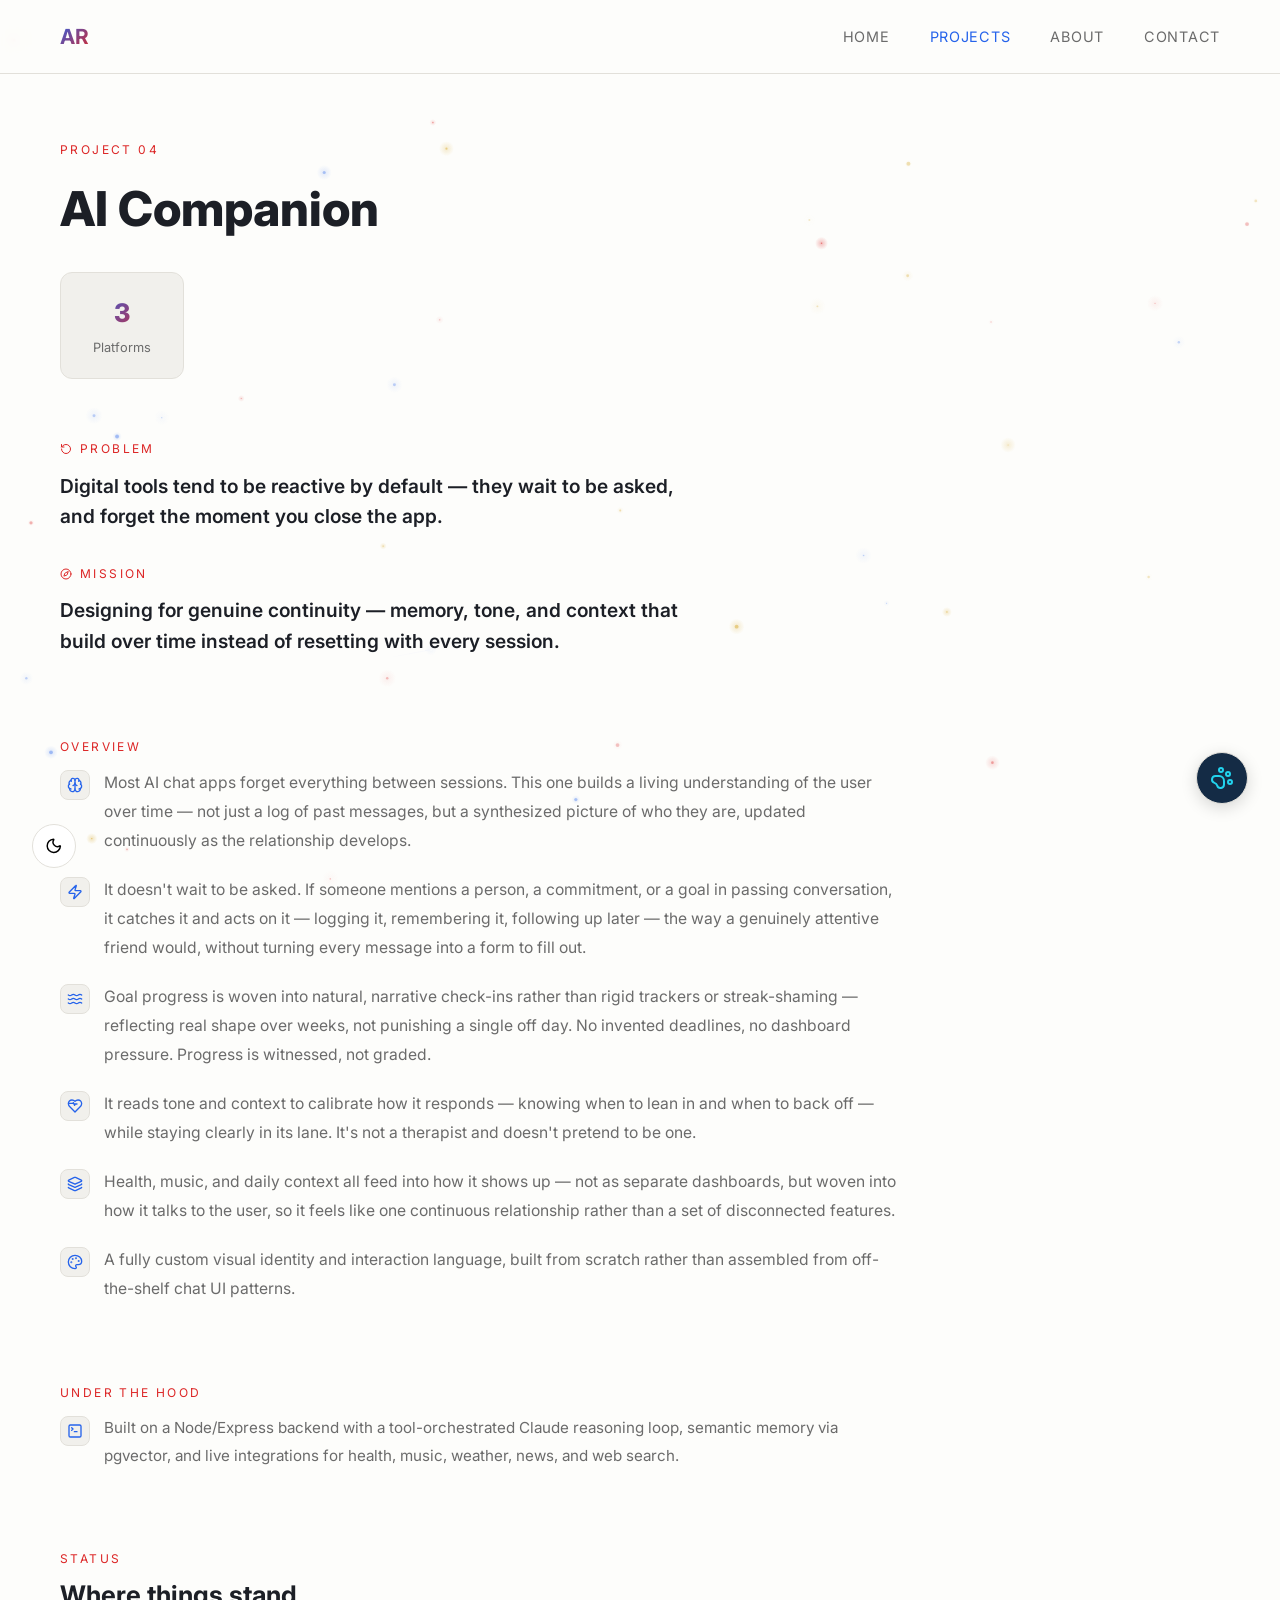
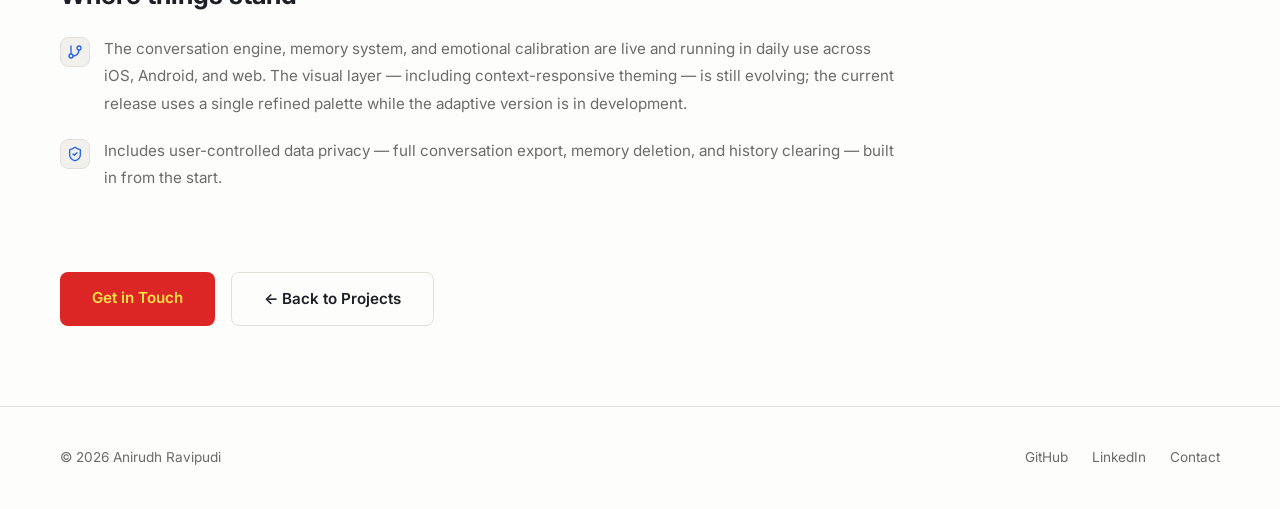
<file: ai-companion-demo.html>
<!DOCTYPE html>
<html lang="en">
<head>
  <meta charset="UTF-8">
  <meta name="viewport" content="width=device-width, initial-scale=1.0">
  <title>AI Companion — Anirudh Ravipudi</title>
  <link rel="stylesheet" href="css/style.css">
  <link rel="icon" type="image/svg+xml" href="favicon.svg">
  <link rel="preconnect" href="https://fonts.googleapis.com">
  <link href="https://fonts.googleapis.com/css2?family=Inter:wght@400;500;600;700;800&display=swap" rel="stylesheet">
  <style>
    .demo-hero { padding: 140px 60px 60px; max-width: 960px; }
    .demo-section { padding: 0 60px 80px; max-width: 960px; }
    .stat-box {
      display: inline-block;
      background: var(--bg3);
      border: 1px solid var(--border);
      border-radius: 12px;
      padding: 20px 32px;
      text-align: center;
    }
    .stat-box .stat-box-value {
      font-size: 1.6rem;
      font-weight: 800;
      background: linear-gradient(135deg, var(--accent2), var(--accent1));
      -webkit-background-clip: text;
      -webkit-text-fill-color: transparent;
      background-clip: text;
    }
    .stat-box .stat-box-label {
      font-size: 0.8rem;
      color: var(--text-muted);
      margin-top: 4px;
    }
    .marker-label {
      display: flex;
      align-items: center;
      gap: 8px;
    }
    .lead-block { margin-bottom: 32px; }
    .lead-block:last-child { margin-bottom: 0; }
    .lead-block p {
      font-size: 1.2rem;
      font-weight: 600;
      line-height: 1.6;
      max-width: 640px;
      color: var(--text);
    }
    .icon-row {
      display: flex;
      align-items: flex-start;
      gap: 14px;
      margin-bottom: 20px;
    }
    .icon-row:last-child { margin-bottom: 0; }
    .icon-badge {
      width: 30px;
      height: 30px;
      border-radius: 8px;
      background: var(--bg3);
      border: 1px solid var(--border);
      display: flex;
      align-items: center;
      justify-content: center;
      color: var(--accent2);
      flex-shrink: 0;
      margin-top: 2px;
    }
    .icon-row p {
      color: var(--text-muted);
      font-size: 0.98rem;
      line-height: 1.85;
    }
    @media (max-width: 768px) {
      .demo-hero, .demo-section { padding-left: 24px; padding-right: 24px; }
    }
  </style>
</head>
<body>
  <canvas id="particles"></canvas>

  <nav>
    <div class="nav-logo">AR</div>
    <ul class="nav-links">
      <li><a href="index.html">Home</a></li>
      <li><a href="projects.html" class="active">Projects</a></li>
      <li><a href="about.html">About</a></li>
      <li><a href="contact.html">Contact</a></li>
    </ul>
  </nav>

  <!-- Hero -->
  <div class="demo-hero">
    <div class="section-label">Project 04</div>
    <h1 style="font-size: clamp(1.8rem, 4vw, 3rem); font-weight: 800; margin-bottom: 24px;">
      AI Companion
    </h1>
    <div class="stat-box">
      <div class="stat-box-value">3</div>
      <div class="stat-box-label">Platforms</div>
    </div>
  </div>

  <!-- Problem / Mission -->
  <div class="demo-section">
    <div class="lead-block">
      <div class="section-label marker-label">
        <svg class="icon" xmlns="http://www.w3.org/2000/svg" viewBox="0 0 24 24" fill="none" stroke="currentColor" stroke-width="2" stroke-linecap="round" stroke-linejoin="round"><path d="M3 12a9 9 0 1 0 9-9 9.75 9.75 0 0 0-6.74 2.74L3 8" /><path d="M3 3v5h5" /></svg>
        Problem
      </div>
      <p>Digital tools tend to be reactive by default — they wait to be asked, and forget the moment you close the app.</p>
    </div>
    <div class="lead-block">
      <div class="section-label marker-label">
        <svg class="icon" xmlns="http://www.w3.org/2000/svg" viewBox="0 0 24 24" fill="none" stroke="currentColor" stroke-width="2" stroke-linecap="round" stroke-linejoin="round"><path d="m16.24 7.76-1.804 5.411a2 2 0 0 1-1.265 1.265L7.76 16.24l1.804-5.411a2 2 0 0 1 1.265-1.265z" /><circle cx="12" cy="12" r="10" /></svg>
        Mission
      </div>
      <p>Designing for genuine continuity — memory, tone, and context that build over time instead of resetting with every session.</p>
    </div>
  </div>

  <!-- Overview -->
  <div class="demo-section">
    <div class="section-label">Overview</div>

    <div class="icon-row">
      <div class="icon-badge">
        <svg class="icon" xmlns="http://www.w3.org/2000/svg" viewBox="0 0 24 24" fill="none" stroke="currentColor" stroke-width="2" stroke-linecap="round" stroke-linejoin="round"><path d="M12 18V5" /><path d="M15 13a4.17 4.17 0 0 1-3-4 4.17 4.17 0 0 1-3 4" /><path d="M17.598 6.5A3 3 0 1 0 12 5a3 3 0 1 0-5.598 1.5" /><path d="M17.997 5.125a4 4 0 0 1 2.526 5.77" /><path d="M18 18a4 4 0 0 0 2-7.464" /><path d="M19.967 17.483A4 4 0 1 1 12 18a4 4 0 1 1-7.967-.517" /><path d="M6 18a4 4 0 0 1-2-7.464" /><path d="M6.003 5.125a4 4 0 0 0-2.526 5.77" /></svg>
      </div>
      <p>
        Most AI chat apps forget everything between sessions. This one builds a living
        understanding of the user over time — not just a log of past messages, but a
        synthesized picture of who they are, updated continuously as the relationship develops.
      </p>
    </div>

    <div class="icon-row">
      <div class="icon-badge">
        <svg class="icon" xmlns="http://www.w3.org/2000/svg" viewBox="0 0 24 24" fill="none" stroke="currentColor" stroke-width="2" stroke-linecap="round" stroke-linejoin="round"><path d="M4 14a1 1 0 0 1-.78-1.63l9.9-10.2a.5.5 0 0 1 .86.46l-1.92 6.02A1 1 0 0 0 13 10h7a1 1 0 0 1 .78 1.63l-9.9 10.2a.5.5 0 0 1-.86-.46l1.92-6.02A1 1 0 0 0 11 14z" /></svg>
      </div>
      <p>
        It doesn't wait to be asked. If someone mentions a person, a commitment, or a goal
        in passing conversation, it catches it and acts on it — logging it, remembering it,
        following up later — the way a genuinely attentive friend would, without turning
        every message into a form to fill out.
      </p>
    </div>

    <div class="icon-row">
      <div class="icon-badge">
        <svg class="icon" xmlns="http://www.w3.org/2000/svg" viewBox="0 0 24 24" fill="none" stroke="currentColor" stroke-width="2" stroke-linecap="round" stroke-linejoin="round"><path d="M2 6c.6.5 1.2 1 2.5 1C7 7 7 5 9.5 5c2.6 0 2.4 2 5 2 2.5 0 2.5-2 5-2 1.3 0 1.9.5 2.5 1" /><path d="M2 12c.6.5 1.2 1 2.5 1 2.5 0 2.5-2 5-2 2.6 0 2.4 2 5 2 2.5 0 2.5-2 5-2 1.3 0 1.9.5 2.5 1" /><path d="M2 18c.6.5 1.2 1 2.5 1 2.5 0 2.5-2 5-2 2.6 0 2.4 2 5 2 2.5 0 2.5-2 5-2 1.3 0 1.9.5 2.5 1" /></svg>
      </div>
      <p>
        Goal progress is woven into natural, narrative check-ins rather than rigid trackers
        or streak-shaming — reflecting real shape over weeks, not punishing a single off day.
        No invented deadlines, no dashboard pressure. Progress is witnessed, not graded.
      </p>
    </div>

    <div class="icon-row">
      <div class="icon-badge">
        <svg class="icon" xmlns="http://www.w3.org/2000/svg" viewBox="0 0 24 24" fill="none" stroke="currentColor" stroke-width="2" stroke-linecap="round" stroke-linejoin="round"><path d="M19 14c1.49-1.46 3-3.21 3-5.5A5.5 5.5 0 0 0 16.5 3c-1.76 0-3 .5-4.5 2-1.5-1.5-2.74-2-4.5-2A5.5 5.5 0 0 0 2 8.5c0 2.3 1.5 4.05 3 5.5l7 7Z" /><path d="M3.22 8H9l.5-1 2 4 .5-2H15" /></svg>
      </div>
      <p>
        It reads tone and context to calibrate how it responds — knowing when to lean in and
        when to back off — while staying clearly in its lane. It's not a therapist and doesn't
        pretend to be one.
      </p>
    </div>

    <div class="icon-row">
      <div class="icon-badge">
        <svg class="icon" xmlns="http://www.w3.org/2000/svg" viewBox="0 0 24 24" fill="none" stroke="currentColor" stroke-width="2" stroke-linecap="round" stroke-linejoin="round"><path d="M12.83 2.18a2 2 0 0 0-1.66 0L2.6 6.08a1 1 0 0 0 0 1.83l8.58 3.91a2 2 0 0 0 1.66 0l8.58-3.9a1 1 0 0 0 0-1.83z" /><path d="M2 12a1 1 0 0 0 .58.91l8.6 3.91a2 2 0 0 0 1.65 0l8.58-3.9A1 1 0 0 0 22 12" /><path d="M2 17a1 1 0 0 0 .58.91l8.6 3.91a2 2 0 0 0 1.65 0l8.58-3.9A1 1 0 0 0 22 17" /></svg>
      </div>
      <p>
        Health, music, and daily context all feed into how it shows up — not as separate
        dashboards, but woven into how it talks to the user, so it feels like one continuous
        relationship rather than a set of disconnected features.
      </p>
    </div>

    <div class="icon-row">
      <div class="icon-badge">
        <svg class="icon" xmlns="http://www.w3.org/2000/svg" viewBox="0 0 24 24" fill="none" stroke="currentColor" stroke-width="2" stroke-linecap="round" stroke-linejoin="round"><path d="M12 22a1 1 0 0 1 0-20 10 9 0 0 1 10 9 5 5 0 0 1-5 5h-2.25a1.75 1.75 0 0 0-1.4 2.8l.3.4a1.75 1.75 0 0 1-1.4 2.8z" /><circle cx="13.5" cy="6.5" r=".5" fill="currentColor" /><circle cx="17.5" cy="10.5" r=".5" fill="currentColor" /><circle cx="6.5" cy="12.5" r=".5" fill="currentColor" /><circle cx="8.5" cy="7.5" r=".5" fill="currentColor" /></svg>
      </div>
      <p>
        A fully custom visual identity and interaction language, built from scratch rather
        than assembled from off-the-shelf chat UI patterns.
      </p>
    </div>
  </div>

  <!-- Under the hood -->
  <div class="demo-section">
    <div class="section-label">Under the Hood</div>
    <div class="icon-row">
      <div class="icon-badge">
        <svg class="icon" xmlns="http://www.w3.org/2000/svg" viewBox="0 0 24 24" fill="none" stroke="currentColor" stroke-width="2" stroke-linecap="round" stroke-linejoin="round"><path d="m7 11 2-2-2-2" /><path d="M11 13h4" /><rect width="18" height="18" x="3" y="3" rx="2" ry="2" /></svg>
      </div>
      <p style="font-size: 0.95rem; line-height: 1.8;">
        Built on a Node/Express backend with a tool-orchestrated Claude reasoning loop,
        semantic memory via pgvector, and live integrations for health, music, weather,
        news, and web search.
      </p>
    </div>
  </div>

  <!-- Where things stand -->
  <div class="demo-section">
    <div class="section-label">Status</div>
    <h2 class="section-title" style="font-size: 1.6rem; margin-bottom: 24px;">Where things stand</h2>

    <div class="icon-row">
      <div class="icon-badge">
        <svg class="icon" xmlns="http://www.w3.org/2000/svg" viewBox="0 0 24 24" fill="none" stroke="currentColor" stroke-width="2" stroke-linecap="round" stroke-linejoin="round"><line x1="6" x2="6" y1="3" y2="15" /><circle cx="18" cy="6" r="3" /><circle cx="6" cy="18" r="3" /><path d="M18 9a9 9 0 0 1-9 9" /></svg>
      </div>
      <p style="font-size: 0.95rem; line-height: 1.8;">
        The conversation engine, memory system, and emotional calibration are live and
        running in daily use across iOS, Android, and web. The visual layer — including
        context-responsive theming — is still evolving; the current release uses a single
        refined palette while the adaptive version is in development.
      </p>
    </div>

    <div class="icon-row">
      <div class="icon-badge">
        <svg class="icon" xmlns="http://www.w3.org/2000/svg" viewBox="0 0 24 24" fill="none" stroke="currentColor" stroke-width="2" stroke-linecap="round" stroke-linejoin="round"><path d="M20 13c0 5-3.5 7.5-7.66 8.95a1 1 0 0 1-.67-.01C7.5 20.5 4 18 4 13V6a1 1 0 0 1 1-1c2 0 4.5-1.2 6.24-2.72a1.17 1.17 0 0 1 1.52 0C14.51 3.81 17 5 19 5a1 1 0 0 1 1 1z" /><path d="m9 12 2 2 4-4" /></svg>
      </div>
      <p style="font-size: 0.95rem; line-height: 1.8;">
        Includes user-controlled data privacy — full conversation export, memory deletion,
        and history clearing — built in from the start.
      </p>
    </div>
  </div>

  <!-- CTA -->
  <div class="demo-section">
    <div style="display: flex; gap: 16px; flex-wrap: wrap;">
      <a href="contact.html" class="btn-primary">Get in Touch</a>
      <a href="projects.html" class="btn-secondary">← Back to Projects</a>
    </div>
  </div>

  <!-- Footer -->
  <footer>
    <div class="footer-left">© 2026 Anirudh Ravipudi</div>
    <div class="footer-links">
      <a href="https://github.com/anirudhcancode" target="_blank">GitHub</a>
      <a href="https://linkedin.com/in/anirudhravipudi" target="_blank">LinkedIn</a>
      <a href="contact.html">Contact</a>
    </div>
  </footer>

  <script src="js/main.js"></script>
  <script src="js/chatbot.js"></script>
  <script src="js/projects.js"></script>
</body>
</html>
</file>
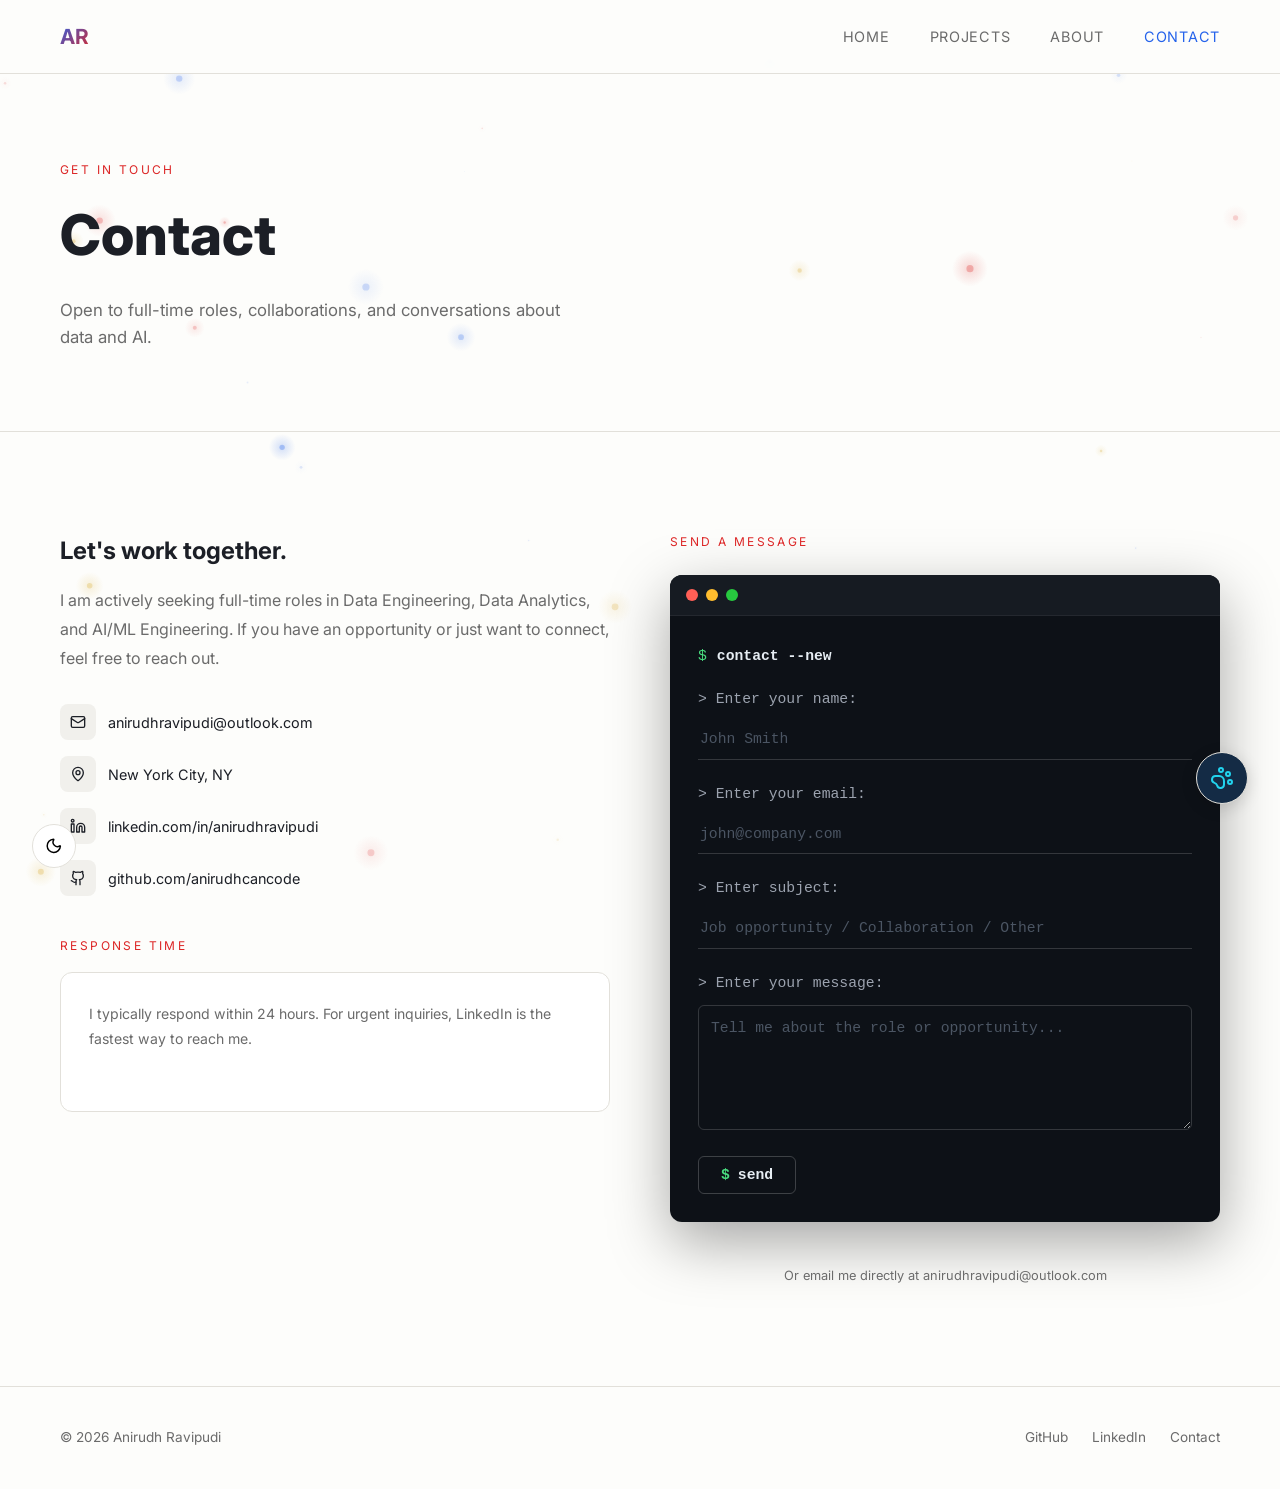
<file: contact.html>
<!DOCTYPE html>
<html lang="en">
<head>
  <meta charset="UTF-8">
  <link rel="icon" type="image/svg+xml" href="favicon.svg">
  <meta name="viewport" content="width=device-width, initial-scale=1.0">
  <title>Contact — Anirudh Ravipudi</title>
  <link rel="stylesheet" href="css/style.css">
  <link rel="preconnect" href="https://fonts.googleapis.com">
  <link href="https://fonts.googleapis.com/css2?family=Inter:wght@400;500;600;700;800&display=swap" rel="stylesheet">
</head>
<body>
  <canvas id="particles"></canvas>
  <!-- Navigation -->
  <nav>
    <div class="nav-logo">AR</div>
    <ul class="nav-links">
      <li><a href="index.html">Home</a></li>
      <li><a href="projects.html">Projects</a></li>
      <li><a href="about.html">About</a></li>
      <li><a href="contact.html" class="active">Contact</a></li>
    </ul>
  </nav>

  <!-- Page Header -->
  <div class="page-header">
    <div class="section-label">Get In Touch</div>
    <h1>Contact</h1>
    <p>Open to full-time roles, collaborations, and conversations about data and AI.</p>
  </div>

  <!-- Contact Content -->
  <section>
    <div class="contact-grid">

      <!-- Left — Info -->
      <div class="contact-info">
        <h2>Let's work together.</h2>
        <p>
          I am actively seeking full-time roles in Data Engineering,
          Data Analytics, and AI/ML Engineering. If you have an
          opportunity or just want to connect, feel free to reach out.
        </p>

        <div class="contact-item">
          <div class="contact-item-icon"><svg class="icon" xmlns="http://www.w3.org/2000/svg" viewBox="0 0 24 24" fill="none" stroke="currentColor" stroke-width="2" stroke-linecap="round" stroke-linejoin="round" ><path d="m22 7-8.991 5.727a2 2 0 0 1-2.009 0L2 7" /><rect x="2" y="4" width="20" height="16" rx="2" /></svg></div>
          <a href="mailto:anirudhravipudi@outlook.com">anirudhravipudi@outlook.com</a>
        </div>

        <div class="contact-item">
          <div class="contact-item-icon"><svg class="icon" xmlns="http://www.w3.org/2000/svg" viewBox="0 0 24 24" fill="none" stroke="currentColor" stroke-width="2" stroke-linecap="round" stroke-linejoin="round" ><path d="M20 10c0 4.993-5.539 10.193-7.399 11.799a1 1 0 0 1-1.202 0C9.539 20.193 4 14.993 4 10a8 8 0 0 1 16 0" /><circle cx="12" cy="10" r="3" /></svg></div>
          <span>New York City, NY</span>
        </div>

        <div class="contact-item">
          <div class="contact-item-icon"><svg class="icon" xmlns="http://www.w3.org/2000/svg" viewBox="0 0 24 24" fill="none" stroke="currentColor" stroke-width="2" stroke-linecap="round" stroke-linejoin="round" ><path d="M16 8a6 6 0 0 1 6 6v7h-4v-7a2 2 0 0 0-2-2 2 2 0 0 0-2 2v7h-4v-7a6 6 0 0 1 6-6z" /><rect width="4" height="12" x="2" y="9" /><circle cx="4" cy="4" r="2" /></svg></div>
          <a href="https://linkedin.com/in/anirudhravipudi" target="_blank">linkedin.com/in/anirudhravipudi</a>
        </div>

        <div class="contact-item">
          <div class="contact-item-icon"><svg class="icon" xmlns="http://www.w3.org/2000/svg" viewBox="0 0 24 24" fill="none" stroke="currentColor" stroke-width="2" stroke-linecap="round" stroke-linejoin="round" ><path d="M15 22v-4a4.8 4.8 0 0 0-1-3.5c3 0 6-2 6-5.5.08-1.25-.27-2.48-1-3.5.28-1.15.28-2.35 0-3.5 0 0-1 0-3 1.5-2.64-.5-5.36-.5-8 0C6 2 5 2 5 2c-.3 1.15-.3 2.35 0 3.5A5.403 5.403 0 0 0 4 9c0 3.5 3 5.5 6 5.5-.39.49-.68 1.05-.85 1.65-.17.6-.22 1.23-.15 1.85v4" /><path d="M9 18c-4.51 2-5-2-7-2" /></svg></div>
          <a href="https://github.com/anirudhcancode" target="_blank">github.com/anirudhcancode</a>
        </div>

        <div style="margin-top: 40px;">
          <div class="section-label" style="margin-bottom: 16px;">Response Time</div>
          <div class="skill-card">
            <p>I typically respond within 24 hours. For urgent inquiries, LinkedIn is the fastest way to reach me.</p>
          </div>
        </div>
      </div>

      <!-- Right — Form -->
      <div>
        <div class="section-label" style="margin-bottom: 24px;">Send a Message</div>

        <div class="terminal">
          <div class="terminal-chrome">
            <span class="terminal-dot dot-red"></span>
            <span class="terminal-dot dot-yellow"></span>
            <span class="terminal-dot dot-green"></span>
          </div>
          <div class="terminal-body">
            <div class="term-line"><span class="term-prompt">$</span><span class="term-cmd" id="contact-cmd"></span></div>

            <form action="https://formspree.io/f/meevvrqj" method="POST" class="term-form" id="term-form">
              <div class="term-field">
                <label for="term-name" class="term-field-label">&gt; Enter your name:</label>
                <input type="text" id="term-name" class="term-input" name="name" placeholder="John Smith" autocomplete="name" required>
              </div>

              <div class="term-field">
                <label for="term-email" class="term-field-label">&gt; Enter your email:</label>
                <input type="email" id="term-email" class="term-input" name="email" placeholder="john@company.com" autocomplete="email" required>
              </div>

              <div class="term-field">
                <label for="term-subject" class="term-field-label">&gt; Enter subject:</label>
                <input type="text" id="term-subject" class="term-input" name="subject" placeholder="Job opportunity / Collaboration / Other" required>
              </div>

              <div class="term-field">
                <label for="term-message" class="term-field-label">&gt; Enter your message:</label>
                <textarea id="term-message" class="term-input term-textarea" name="message" placeholder="Tell me about the role or opportunity..." rows="4" required></textarea>
              </div>

              <button type="submit" class="term-submit">
                <span class="term-prompt">$</span> send
              </button>
            </form>
          </div>
        </div>

        <p style="font-size: 0.8rem; color: var(--text-muted); margin-top: 16px; text-align: center;">
          Or email me directly at anirudhravipudi@outlook.com
        </p>
      </div>

    </div>
  </section>

  <!-- Footer -->
  <footer>
    <div class="footer-left">© 2026 Anirudh Ravipudi</div>
    <div class="footer-links">
      <a href="https://github.com/anirudhcancode" target="_blank">GitHub</a>
      <a href="https://linkedin.com/in/anirudhravipudi" target="_blank">LinkedIn</a>
      <a href="contact.html">Contact</a>
    </div>
  </footer>

  <script src="js/main.js"></script>
  <script src="js/chatbot.js"></script>
  <script src="js/contact.js"></script>
</body>
</html>
</file>
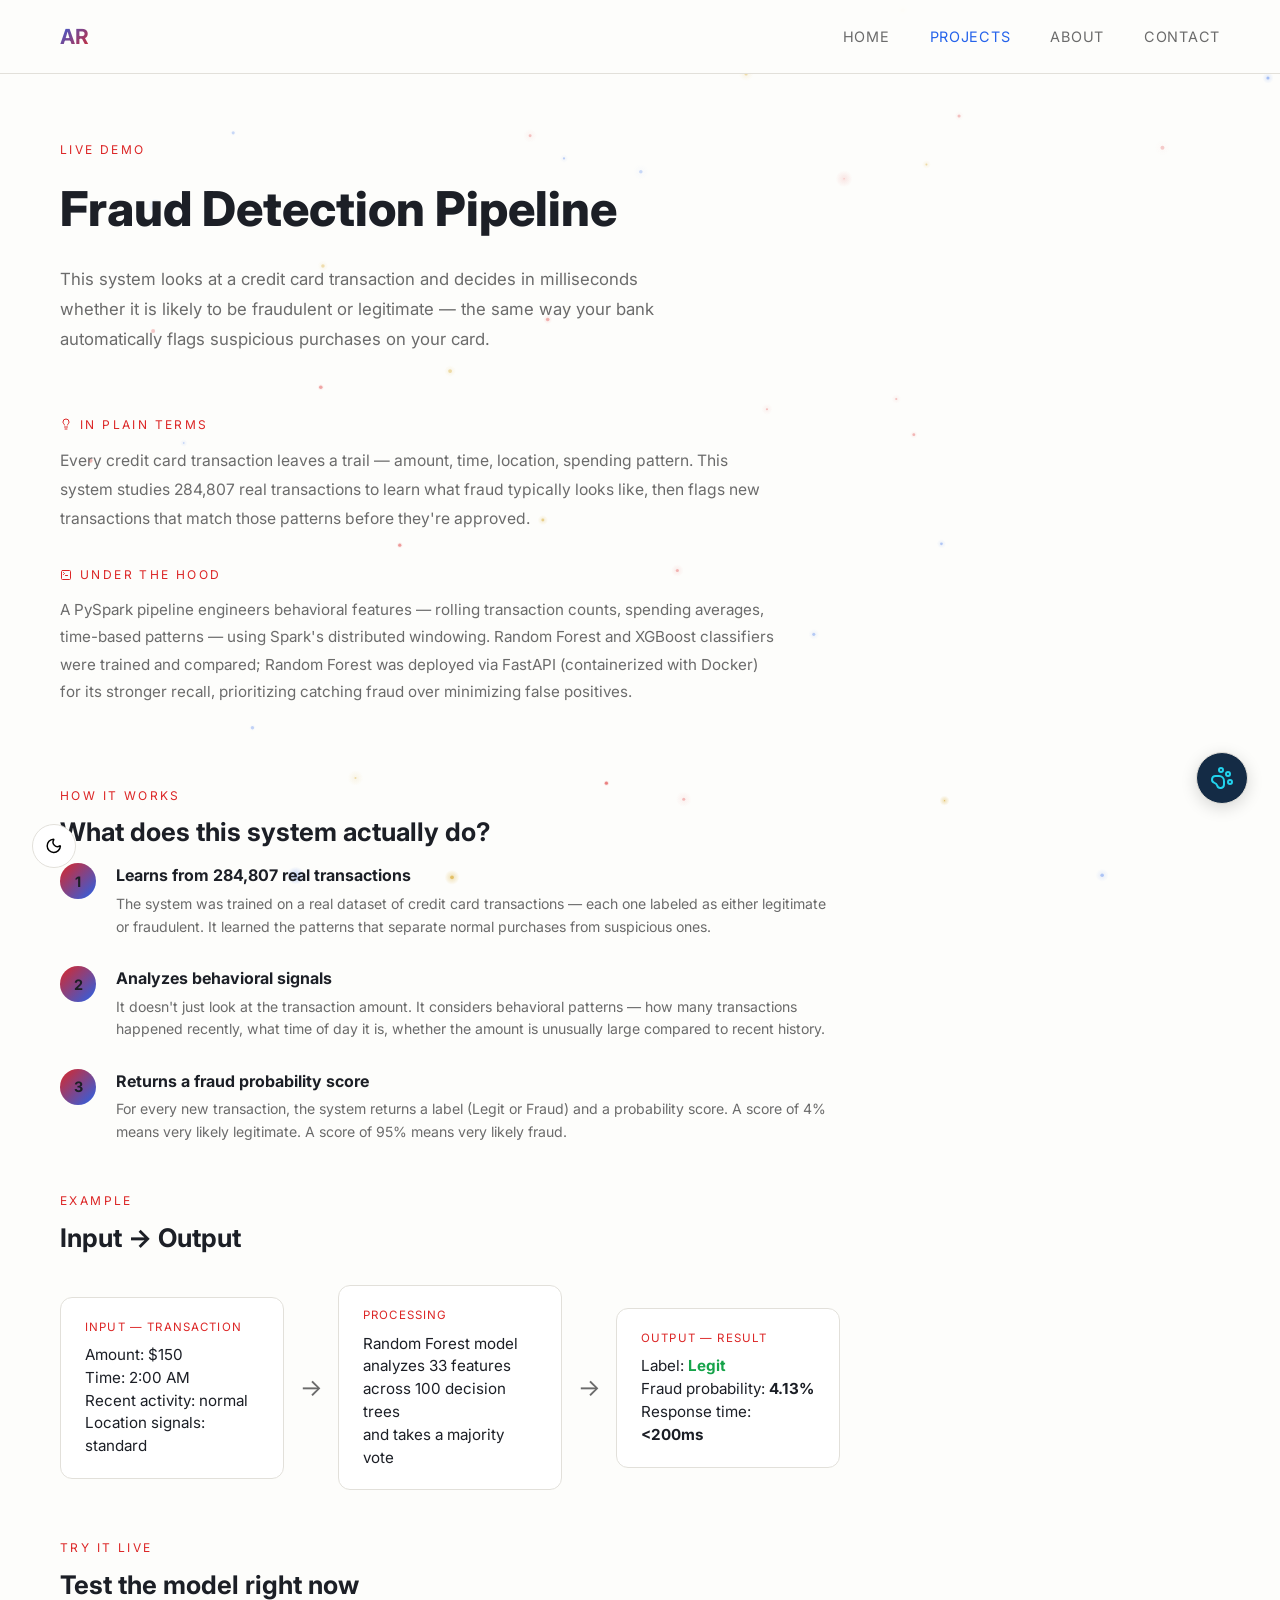
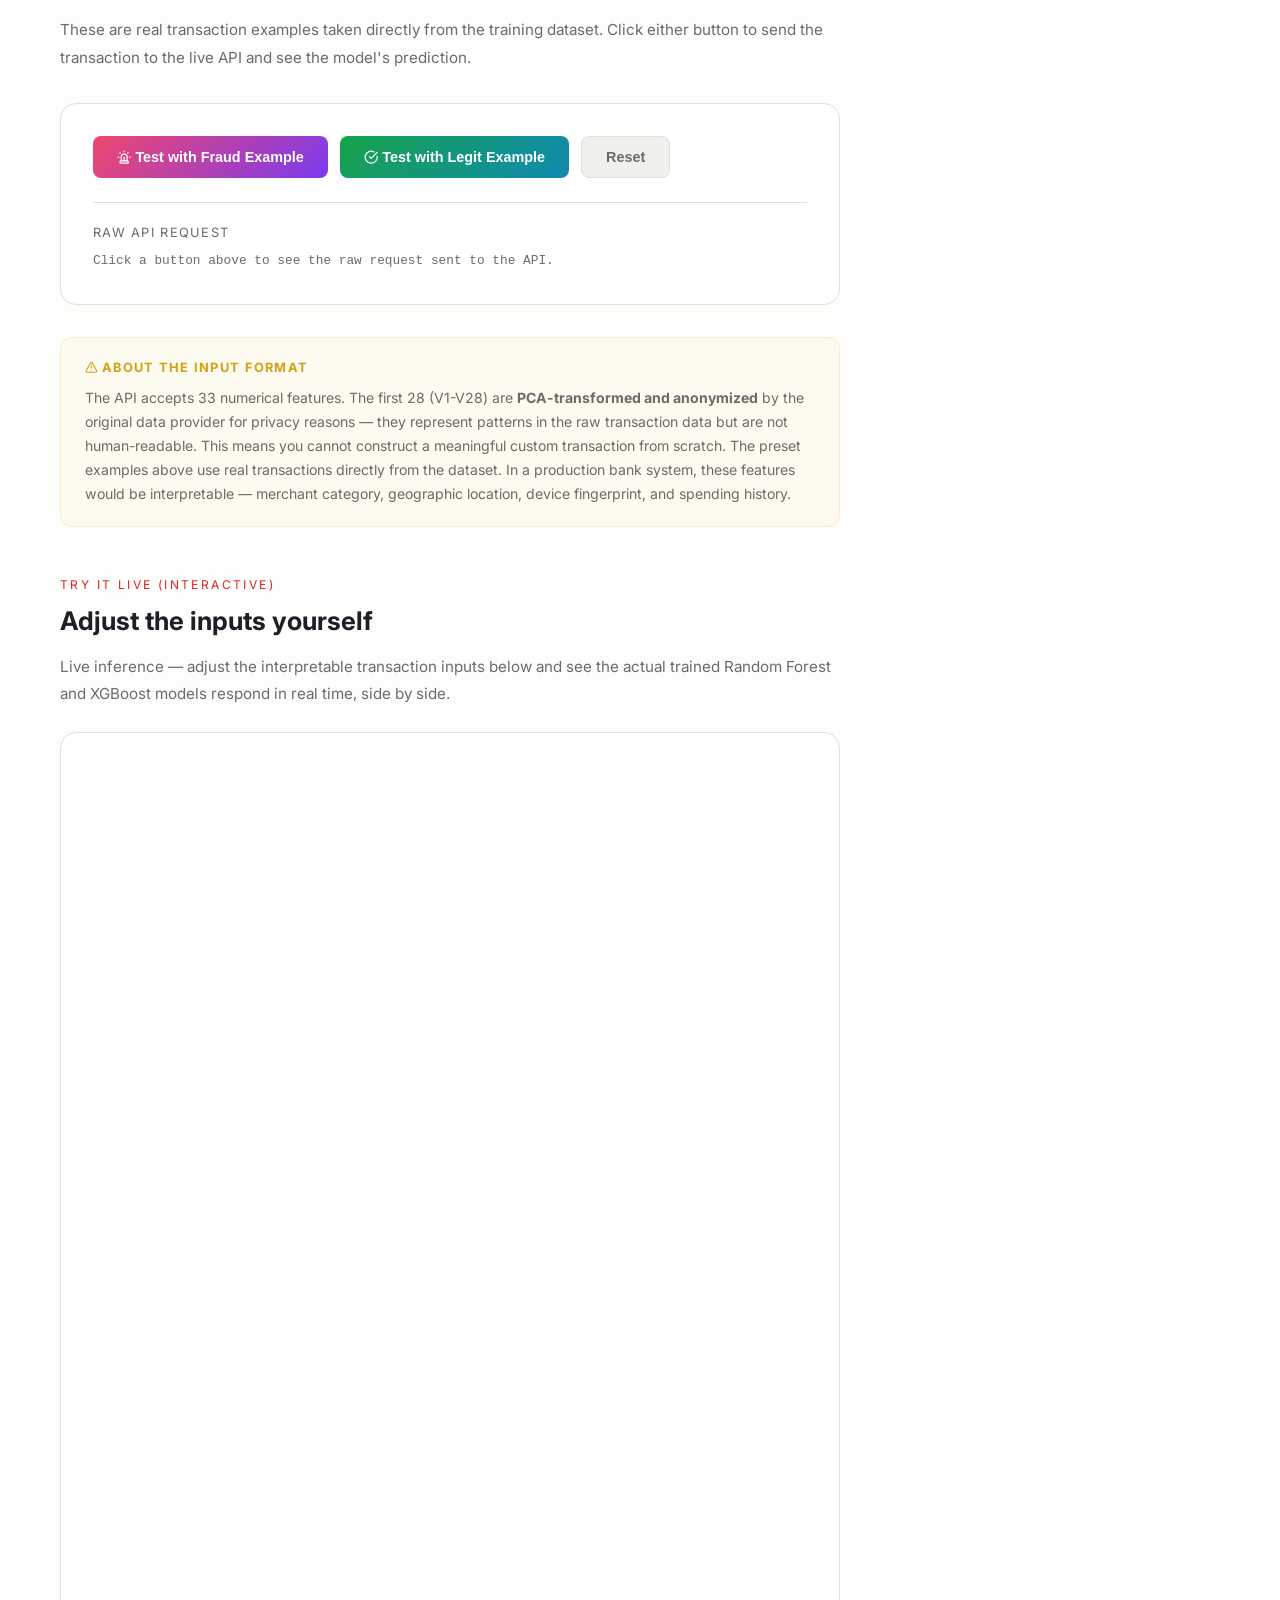
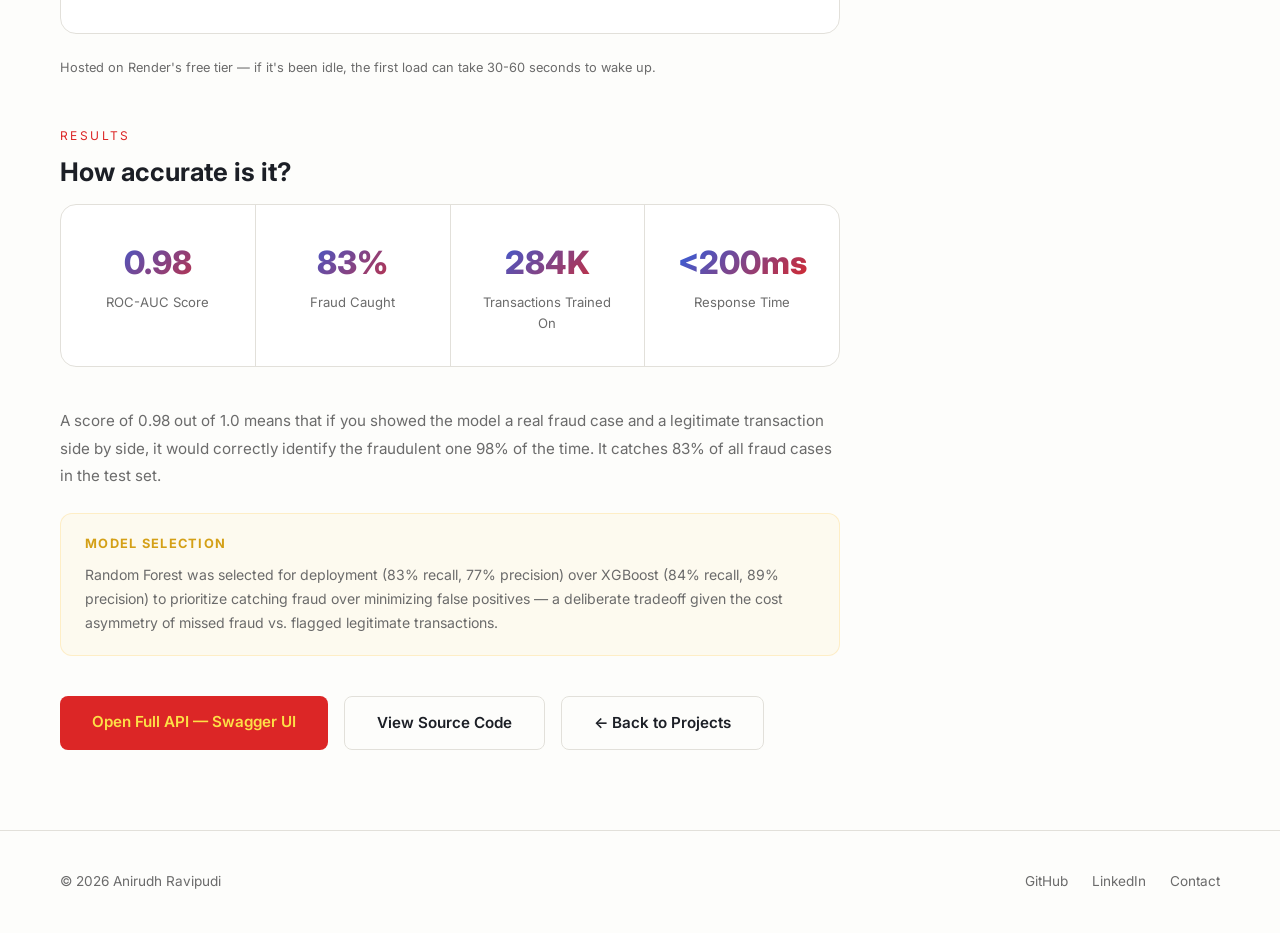
<file: fraud-demo.html>
<!DOCTYPE html>
<html lang="en">
<head>
  <meta charset="UTF-8">
  <meta name="viewport" content="width=device-width, initial-scale=1.0">
  <title>Fraud Detection Demo — Anirudh Ravipudi</title>
  <link rel="stylesheet" href="css/style.css">
  <link rel="icon" type="image/svg+xml" href="favicon.svg">
  <link rel="preconnect" href="https://fonts.googleapis.com">
  <link href="https://fonts.googleapis.com/css2?family=Inter:wght@400;500;600;700;800&display=swap" rel="stylesheet">
  <style>
    .demo-hero { padding: 140px 60px 60px; max-width: 900px; }
    .demo-section { padding: 0 60px 80px; max-width: 900px; }
    .flow {
      display: flex;
      align-items: center;
      gap: 16px;
      flex-wrap: wrap;
      margin: 32px 0;
    }
    .flow-box {
      background: var(--card);
      border: 1px solid var(--border);
      border-radius: 12px;
      padding: 20px 24px;
      flex: 1;
      min-width: 160px;
    }
    .flow-box-label {
      font-size: 0.72rem;
      color: var(--accent1);
      text-transform: uppercase;
      letter-spacing: 0.1em;
      margin-bottom: 8px;
    }
    .flow-box-value {
      font-size: 0.95rem;
      color: var(--text);
      line-height: 1.5;
    }
    .flow-arrow { font-size: 1.5rem; color: var(--text-muted); }
    .result-box {
      background: var(--card);
      border: 1px solid var(--accent3);
      border-radius: 12px;
      padding: 28px;
      margin: 24px 0;
    }
    .result-box h3 { font-size: 1rem; color: var(--accent3); margin-bottom: 16px; }
    .result-row {
      display: flex;
      justify-content: space-between;
      align-items: center;
      padding: 10px 0;
      border-bottom: 1px solid var(--border);
      font-size: 0.9rem;
    }
    .result-row:last-child { border-bottom: none; }
    .result-key { color: var(--text-muted); }
    .result-value { font-weight: 600; color: var(--text); }
    .result-value.positive { color: var(--accent3); }
    .result-value.negative { color: #ef476f; }
    .step {
      display: flex;
      gap: 20px;
      margin-bottom: 28px;
      align-items: flex-start;
    }
    .step-number {
      width: 36px;
      height: 36px;
      min-width: 36px;
      border-radius: 50%;
      background: linear-gradient(135deg, var(--accent1), var(--accent2));
      display: flex;
      align-items: center;
      justify-content: center;
      font-weight: 700;
      font-size: 0.9rem;
    }
    .step-content h4 { font-size: 1rem; margin-bottom: 4px; }
    .step-content p { font-size: 0.88rem; color: var(--text-muted); line-height: 1.6; }
    .try-section {
      background: var(--card);
      border: 1px solid var(--border);
      border-radius: 16px;
      padding: 32px;
      margin: 32px 0;
    }
    .try-buttons {
      display: flex;
      gap: 12px;
      margin-bottom: 24px;
      flex-wrap: wrap;
    }
    .try-btn {
      padding: 12px 24px;
      border-radius: 8px;
      font-size: 0.9rem;
      font-weight: 600;
      cursor: pointer;
      border: none;
      transition: opacity 0.2s, transform 0.2s;
    }
    .try-btn:hover { opacity: 0.85; transform: translateY(-2px); }
    .try-btn.fraud { background: linear-gradient(135deg, #ef476f, #7c3aed); color: white; }
    .try-btn.legit { background: linear-gradient(135deg, var(--accent3), #118ab2); color: white; }
    .try-btn.reset { background: var(--bg3); color: var(--text-muted); border: 1px solid var(--border); }
    .api-result {
      background: var(--bg3);
      border-radius: 8px;
      padding: 20px;
      font-family: monospace;
      font-size: 0.88rem;
      line-height: 1.8;
      display: none;
      margin-top: 16px;
    }
    .api-result.visible { display: block; }
    .api-result.fraud-result { border-left: 4px solid #ef476f; }
    .api-result.legit-result { border-left: 4px solid var(--accent3); }
    .loading-indicator {
      display: none;
      color: var(--text-muted);
      font-size: 0.88rem;
      margin-top: 12px;
    }
    .loading-indicator.visible { display: block; }
    .disclaimer {
      background: rgba(255, 209, 102, 0.08);
      border: 1px solid rgba(255, 209, 102, 0.3);
      border-radius: 12px;
      padding: 20px 24px;
      margin: 24px 0;
    }
    .embed-box {
      background: var(--card);
      border: 1px solid var(--border);
      border-radius: 16px;
      overflow: hidden;
      margin: 24px 0;
    }
    .embed-box iframe {
      width: 100%;
      height: 900px;
      border: none;
      display: block;
    }
    .disclaimer-title {
      font-size: 0.8rem;
      font-weight: 700;
      color: var(--accent4);
      letter-spacing: 0.1em;
      text-transform: uppercase;
      margin-bottom: 8px;
    }
    .disclaimer p {
      font-size: 0.88rem;
      color: var(--text-muted);
      line-height: 1.7;
    }
    .marker-label { display: flex; align-items: center; gap: 8px; }
    @media (max-width: 768px) {
      .demo-hero, .demo-section { padding-left: 24px; padding-right: 24px; }
      .flow-arrow { display: none; }
    }
  </style>
</head>
<body>
  <canvas id="particles"></canvas>

  <nav>
    <div class="nav-logo">AR</div>
    <ul class="nav-links">
      <li><a href="index.html">Home</a></li>
      <li><a href="projects.html" class="active">Projects</a></li>
      <li><a href="about.html">About</a></li>
      <li><a href="contact.html">Contact</a></li>
    </ul>
  </nav>

  <!-- Hero -->
  <div class="demo-hero">
    <div class="section-label">Live Demo</div>
    <h1 style="font-size: clamp(1.8rem, 4vw, 3rem); font-weight: 800; margin-bottom: 16px;">
      Fraud Detection Pipeline
    </h1>
    <p style="color: var(--text-muted); font-size: 1.05rem; line-height: 1.8; max-width: 640px;">
      This system looks at a credit card transaction and decides in milliseconds
      whether it is likely to be fraudulent or legitimate — the same way your
      bank automatically flags suspicious purchases on your card.
    </p>
  </div>

  <!-- Plain-language & technical overview -->
  <div class="demo-section">
    <div class="section-label marker-label">
      <svg class="icon" xmlns="http://www.w3.org/2000/svg" viewBox="0 0 24 24" fill="none" stroke="currentColor" stroke-width="2" stroke-linecap="round" stroke-linejoin="round"><path d="M15 14c.2-1 .7-1.7 1.5-2.5 1-.9 1.5-2.2 1.5-3.5A6 6 0 0 0 6 8c0 1 .2 2.2 1.5 3.5.7.7 1.3 1.5 1.5 2.5" /><path d="M9 18h6" /><path d="M10 22h4" /></svg>
      In Plain Terms
    </div>
    <p style="color: var(--text-muted); font-size: 0.98rem; line-height: 1.85; margin-bottom: 32px; max-width: 720px;">
      Every credit card transaction leaves a trail — amount, time, location, spending
      pattern. This system studies 284,807 real transactions to learn what fraud
      typically looks like, then flags new transactions that match those patterns
      before they're approved.
    </p>

    <div class="section-label marker-label">
      <svg class="icon" xmlns="http://www.w3.org/2000/svg" viewBox="0 0 24 24" fill="none" stroke="currentColor" stroke-width="2" stroke-linecap="round" stroke-linejoin="round"><path d="m7 11 2-2-2-2" /><path d="M11 13h4" /><rect width="18" height="18" x="3" y="3" rx="2" ry="2" /></svg>
      Under the Hood
    </div>
    <p style="color: var(--text-muted); font-size: 0.95rem; line-height: 1.8; max-width: 720px;">
      A PySpark pipeline engineers behavioral features — rolling transaction counts,
      spending averages, time-based patterns — using Spark's distributed windowing.
      Random Forest and XGBoost classifiers were trained and compared; Random Forest
      was deployed via FastAPI (containerized with Docker) for its stronger recall,
      prioritizing catching fraud over minimizing false positives.
    </p>
  </div>

  <!-- How it works -->
  <div class="demo-section">
    <div class="section-label">How it works</div>
    <h2 class="section-title" style="font-size: 1.6rem;">What does this system actually do?</h2>

    <div class="step">
      <div class="step-number">1</div>
      <div class="step-content">
        <h4>Learns from 284,807 real transactions</h4>
        <p>The system was trained on a real dataset of credit card transactions — each one labeled as either legitimate or fraudulent. It learned the patterns that separate normal purchases from suspicious ones.</p>
      </div>
    </div>

    <div class="step">
      <div class="step-number">2</div>
      <div class="step-content">
        <h4>Analyzes behavioral signals</h4>
        <p>It doesn't just look at the transaction amount. It considers behavioral patterns — how many transactions happened recently, what time of day it is, whether the amount is unusually large compared to recent history.</p>
      </div>
    </div>

    <div class="step">
      <div class="step-number">3</div>
      <div class="step-content">
        <h4>Returns a fraud probability score</h4>
        <p>For every new transaction, the system returns a label (Legit or Fraud) and a probability score. A score of 4% means very likely legitimate. A score of 95% means very likely fraud.</p>
      </div>
    </div>

    <!-- Flow diagram -->
    <div class="section-label" style="margin-top: 48px;">Example</div>
    <h2 class="section-title" style="font-size: 1.6rem;">Input → Output</h2>

    <div class="flow">
      <div class="flow-box">
        <div class="flow-box-label">Input — Transaction</div>
        <div class="flow-box-value">
          Amount: $150<br>
          Time: 2:00 AM<br>
          Recent activity: normal<br>
          Location signals: standard
        </div>
      </div>
      <div class="flow-arrow">→</div>
      <div class="flow-box">
        <div class="flow-box-label">Processing</div>
        <div class="flow-box-value">
          Random Forest model<br>
          analyzes 33 features<br>
          across 100 decision trees<br>
          and takes a majority vote
        </div>
      </div>
      <div class="flow-arrow">→</div>
      <div class="flow-box">
        <div class="flow-box-label">Output — Result</div>
        <div class="flow-box-value">
          Label: <span style="color: var(--accent3); font-weight: 700;">Legit</span><br>
          Fraud probability: <span style="font-weight: 700;">4.13%</span><br>
          Response time: <span style="font-weight: 700;">&lt;200ms</span>
        </div>
      </div>
    </div>

    <!-- Live Test Section -->
    <div class="section-label" style="margin-top: 48px;">Try It Live</div>
    <h2 class="section-title" style="font-size: 1.6rem;">Test the model right now</h2>
    <p style="color: var(--text-muted); font-size: 0.95rem; line-height: 1.8; margin-bottom: 24px;">
      These are real transaction examples taken directly from the training dataset.
      Click either button to send the transaction to the live API and see the model's prediction.
    </p>

    <div class="try-section">
      <div class="try-buttons">
        <button class="try-btn fraud" onclick="testAPI('fraud')">
          <svg class="icon" xmlns="http://www.w3.org/2000/svg" viewBox="0 0 24 24" fill="none" stroke="currentColor" stroke-width="2" stroke-linecap="round" stroke-linejoin="round" ><path d="M7 18v-6a5 5 0 1 1 10 0v6" /><path d="M5 21a1 1 0 0 0 1 1h12a1 1 0 0 0 1-1v-1a2 2 0 0 0-2-2H7a2 2 0 0 0-2 2z" /><path d="M21 12h1" /><path d="M18.5 4.5 18 5" /><path d="M2 12h1" /><path d="M12 2v1" /><path d="m4.929 4.929.707.707" /><path d="M12 12v6" /></svg> Test with Fraud Example
        </button>
        <button class="try-btn legit" onclick="testAPI('legit')">
          <svg class="icon" xmlns="http://www.w3.org/2000/svg" viewBox="0 0 24 24" fill="none" stroke="currentColor" stroke-width="2" stroke-linecap="round" stroke-linejoin="round" ><path d="M21.801 10A10 10 0 1 1 17 3.335" /><path d="m9 11 3 3L22 4" /></svg> Test with Legit Example
        </button>
        <button class="try-btn reset" onclick="resetResult()">
          Reset
        </button>
      </div>

      <div class="loading-indicator" id="loading">
        Sending to API — waiting for response...
      </div>

      <div class="api-result" id="api-result"></div>

      <div style="margin-top: 20px; padding-top: 20px; border-top: 1px solid var(--border);">
        <div style="font-size: 0.8rem; color: var(--text-muted); margin-bottom: 8px; letter-spacing: 0.1em; text-transform: uppercase;">Raw API Request</div>
        <div id="raw-request" style="font-family: monospace; font-size: 0.8rem; color: var(--text-muted); line-height: 1.6; word-break: break-all;">
          Click a button above to see the raw request sent to the API.
        </div>
      </div>
    </div>

    <!-- Disclaimer -->
    <div class="disclaimer">
      <div class="disclaimer-title"><svg class="icon" xmlns="http://www.w3.org/2000/svg" viewBox="0 0 24 24" fill="none" stroke="currentColor" stroke-width="2" stroke-linecap="round" stroke-linejoin="round" ><path d="m21.73 18-8-14a2 2 0 0 0-3.48 0l-8 14A2 2 0 0 0 4 21h16a2 2 0 0 0 1.73-3" /><path d="M12 9v4" /><path d="M12 17h.01" /></svg> About the Input Format</div>
      <p>
        The API accepts 33 numerical features. The first 28 (V1-V28) are
        <strong>PCA-transformed and anonymized</strong> by the original data provider for privacy reasons —
        they represent patterns in the raw transaction data but are not human-readable.
        This means you cannot construct a meaningful custom transaction from scratch.
        The preset examples above use real transactions directly from the dataset.
        In a production bank system, these features would be interpretable — merchant category,
        geographic location, device fingerprint, and spending history.
      </p>
    </div>

    <!-- Interactive live model -->
    <div class="section-label" style="margin-top: 48px;">Try It Live (Interactive)</div>
    <h2 class="section-title" style="font-size: 1.6rem;">Adjust the inputs yourself</h2>
    <p style="color: var(--text-muted); font-size: 0.95rem; line-height: 1.8; margin-bottom: 24px;">
      Live inference — adjust the interpretable transaction inputs below and see the actual
      trained Random Forest and XGBoost models respond in real time, side by side.
    </p>
    <div class="embed-box">
      <iframe src="https://fraud-detection-demo-9slp.onrender.com"
              title="Fraud Detection — Live Model Inference" loading="lazy"></iframe>
    </div>
    <p style="color: var(--text-muted); font-size: 0.8rem;">
      Hosted on Render's free tier — if it's been idle, the first load can take 30-60 seconds
      to wake up.
    </p>

    <!-- Key results -->
    <div class="section-label" style="margin-top: 48px;">Results</div>
    <h2 class="section-title" style="font-size: 1.6rem;">How accurate is it?</h2>

    <div class="stats-bar" style="margin-bottom: 40px;">
      <div class="stat-item">
        <div class="stat-value">0.98</div>
        <div class="stat-label">ROC-AUC Score</div>
      </div>
      <div class="stat-item">
        <div class="stat-value">83%</div>
        <div class="stat-label">Fraud Caught</div>
      </div>
      <div class="stat-item">
        <div class="stat-value">284K</div>
        <div class="stat-label">Transactions Trained On</div>
      </div>
      <div class="stat-item">
        <div class="stat-value">&lt;200ms</div>
        <div class="stat-label">Response Time</div>
      </div>
    </div>

    <p style="color: var(--text-muted); font-size: 0.95rem; line-height: 1.8; margin-bottom: 24px;">
      A score of 0.98 out of 1.0 means that if you showed the model a real fraud case
      and a legitimate transaction side by side, it would correctly identify the
      fraudulent one 98% of the time. It catches 83% of all fraud cases in the test set.
    </p>

    <div class="disclaimer" style="margin-bottom: 40px;">
      <div class="disclaimer-title">Model Selection</div>
      <p>
        Random Forest was selected for deployment (83% recall, 77% precision) over
        XGBoost (84% recall, 89% precision) to prioritize catching fraud over
        minimizing false positives — a deliberate tradeoff given the cost asymmetry
        of missed fraud vs. flagged legitimate transactions.
      </p>
    </div>

    <div style="display: flex; gap: 16px; flex-wrap: wrap;">
      <a href="https://fraud-detection-pipeline-p6mq.onrender.com/docs"
         target="_blank" class="btn-primary">Open Full API — Swagger UI</a>
      <a href="https://github.com/anirudhcancode/fraud-detection-pipeline"
         target="_blank" class="btn-secondary">View Source Code</a>
      <a href="projects.html" class="btn-secondary">← Back to Projects</a>
    </div>
  </div>

  <!-- Footer -->
  <footer>
    <div class="footer-left">© 2026 Anirudh Ravipudi</div>
    <div class="footer-links">
      <a href="https://github.com/anirudhcancode" target="_blank">GitHub</a>
      <a href="https://linkedin.com/in/anirudhravipudi" target="_blank">LinkedIn</a>
      <a href="contact.html">Contact</a>
    </div>
  </footer>

  <script src="js/main.js"></script>
  <script src="js/chatbot.js"></script>
  <script src="js/projects.js"></script>
  <script>
    const API = 'https://fraud-detection-pipeline-p6mq.onrender.com'
    const FRAUD_EXAMPLE = [0.0,-1.35,-0.07,2.53,1.37,-0.33,0.46,0.23,0.09,0.36,-0.08,-0.07,-0.27,-0.16,-0.15,-0.06,-0.08,-0.03,0.08,-0.41,0.08,0.08,-0.19,-1.26,0.29,0.48,-0.21,0.03,0.02,150.0,4.61,0,0]
    const LEGIT_EXAMPLE  = [0.0,1.19,0.26,0.16,0.44,0.59,-0.27,0.81,-0.02,-0.36,-0.17,0.06,-0.05,-0.12,-0.01,0.04,0.06,0.01,-0.02,0.28,-0.02,0.02,-0.05,0.22,-0.08,0.04,0.08,0.00,0.01,2.69,0.99,14,1]

    // Wake the server as soon as the page loads
    window.addEventListener('load', () => {
      fetch(`${API}/`).catch(() => {})
    })

    async function testAPI(type) {
      const features = type === 'fraud' ? FRAUD_EXAMPLE : LEGIT_EXAMPLE
      const loading = document.getElementById('loading')
      const result = document.getElementById('api-result')
      const rawRequest = document.getElementById('raw-request')

      loading.classList.add('visible')
      loading.textContent = 'Sending to API — waiting for response... (first request may take 30-60 seconds if server is waking up)'
      result.classList.remove('visible', 'fraud-result', 'legit-result')

      rawRequest.textContent = `POST ${API}/predict\n\n{"features": [${features.join(', ')}]}`

      try {
        const res = await fetch(`${API}/predict`, {
          method: 'POST',
          headers: { 'Content-Type': 'application/json' },
          body: JSON.stringify({ features })
        })
        const data = await res.json()
        const isFraud = data.prediction === 1 || data.fraud_probability > 0.5
        const pct = (data.fraud_probability * 100).toFixed(1)

        result.innerHTML = `
          <div style="margin-bottom: 8px; font-size: 0.8rem; color: var(--text-muted); letter-spacing: 0.1em; text-transform: uppercase;">API Response</div>
          <div style="color: ${isFraud ? '#ef476f' : 'var(--accent3)'}; font-size: 1.1rem; font-weight: 700; margin-bottom: 12px;">
            ${isFraud ? '<svg class="icon" xmlns="http://www.w3.org/2000/svg" viewBox="0 0 24 24" fill="none" stroke="currentColor" stroke-width="2" stroke-linecap="round" stroke-linejoin="round" ><path d="M7 18v-6a5 5 0 1 1 10 0v6" /><path d="M5 21a1 1 0 0 0 1 1h12a1 1 0 0 0 1-1v-1a2 2 0 0 0-2-2H7a2 2 0 0 0-2 2z" /><path d="M21 12h1" /><path d="M18.5 4.5 18 5" /><path d="M2 12h1" /><path d="M12 2v1" /><path d="m4.929 4.929.707.707" /><path d="M12 12v6" /></svg> FRAUD DETECTED' : '<svg class="icon" xmlns="http://www.w3.org/2000/svg" viewBox="0 0 24 24" fill="none" stroke="currentColor" stroke-width="2" stroke-linecap="round" stroke-linejoin="round" ><path d="M21.801 10A10 10 0 1 1 17 3.335" /><path d="m9 11 3 3L22 4" /></svg> LEGITIMATE TRANSACTION'}
          </div>
          <div style="color: var(--text-muted);">prediction: <span style="color: var(--text);">${data.prediction}</span></div>
          <div style="color: var(--text-muted);">label: <span style="color: var(--text); font-weight: 600;">${data.label}</span></div>
          <div style="color: var(--text-muted);">fraud_probability: <span style="color: ${isFraud ? '#ef476f' : 'var(--accent3)'}; font-weight: 600;">${data.fraud_probability} (${pct}%)</span></div>
        `
        result.classList.add('visible', isFraud ? 'fraud-result' : 'legit-result')
      } catch (e) {
        result.innerHTML = `
          <div style="color: #ef476f; margin-bottom: 12px;"><svg class="icon" xmlns="http://www.w3.org/2000/svg" viewBox="0 0 24 24" fill="none" stroke="currentColor" stroke-width="2" stroke-linecap="round" stroke-linejoin="round" ><path d="m21.73 18-8-14a2 2 0 0 0-3.48 0l-8 14A2 2 0 0 0 4 21h16a2 2 0 0 0 1.73-3" /><path d="M12 9v4" /><path d="M12 17h.01" /></svg> Server is waking up — this is normal on the free tier.</div>
          <div style="color: var(--text-muted); font-size: 0.88rem; margin-bottom: 16px;">Render's free tier sleeps after 15 minutes of inactivity. The server is now starting up. Please wait 30-60 seconds and try again.</div>
          <button class="try-btn legit" onclick="testAPI('${type}')" style="padding: 10px 20px; font-size: 0.85rem;">
            <svg class="icon" xmlns="http://www.w3.org/2000/svg" viewBox="0 0 24 24" fill="none" stroke="currentColor" stroke-width="2" stroke-linecap="round" stroke-linejoin="round" ><path d="M3 12a9 9 0 0 1 9-9 9.75 9.75 0 0 1 6.74 2.74L21 8" /><path d="M21 3v5h-5" /><path d="M21 12a9 9 0 0 1-9 9 9.75 9.75 0 0 1-6.74-2.74L3 16" /><path d="M8 16H3v5" /></svg> Try Again
          </button>
        `
        result.classList.add('visible')
      } finally {
        loading.classList.remove('visible')
      }
    }

    function resetResult() {
      document.getElementById('api-result').classList.remove('visible', 'fraud-result', 'legit-result')
      document.getElementById('loading').classList.remove('visible')
      document.getElementById('raw-request').textContent = 'Click a button above to see the raw request sent to the API.'
    }
  </script>
</body>
</html>
</file>
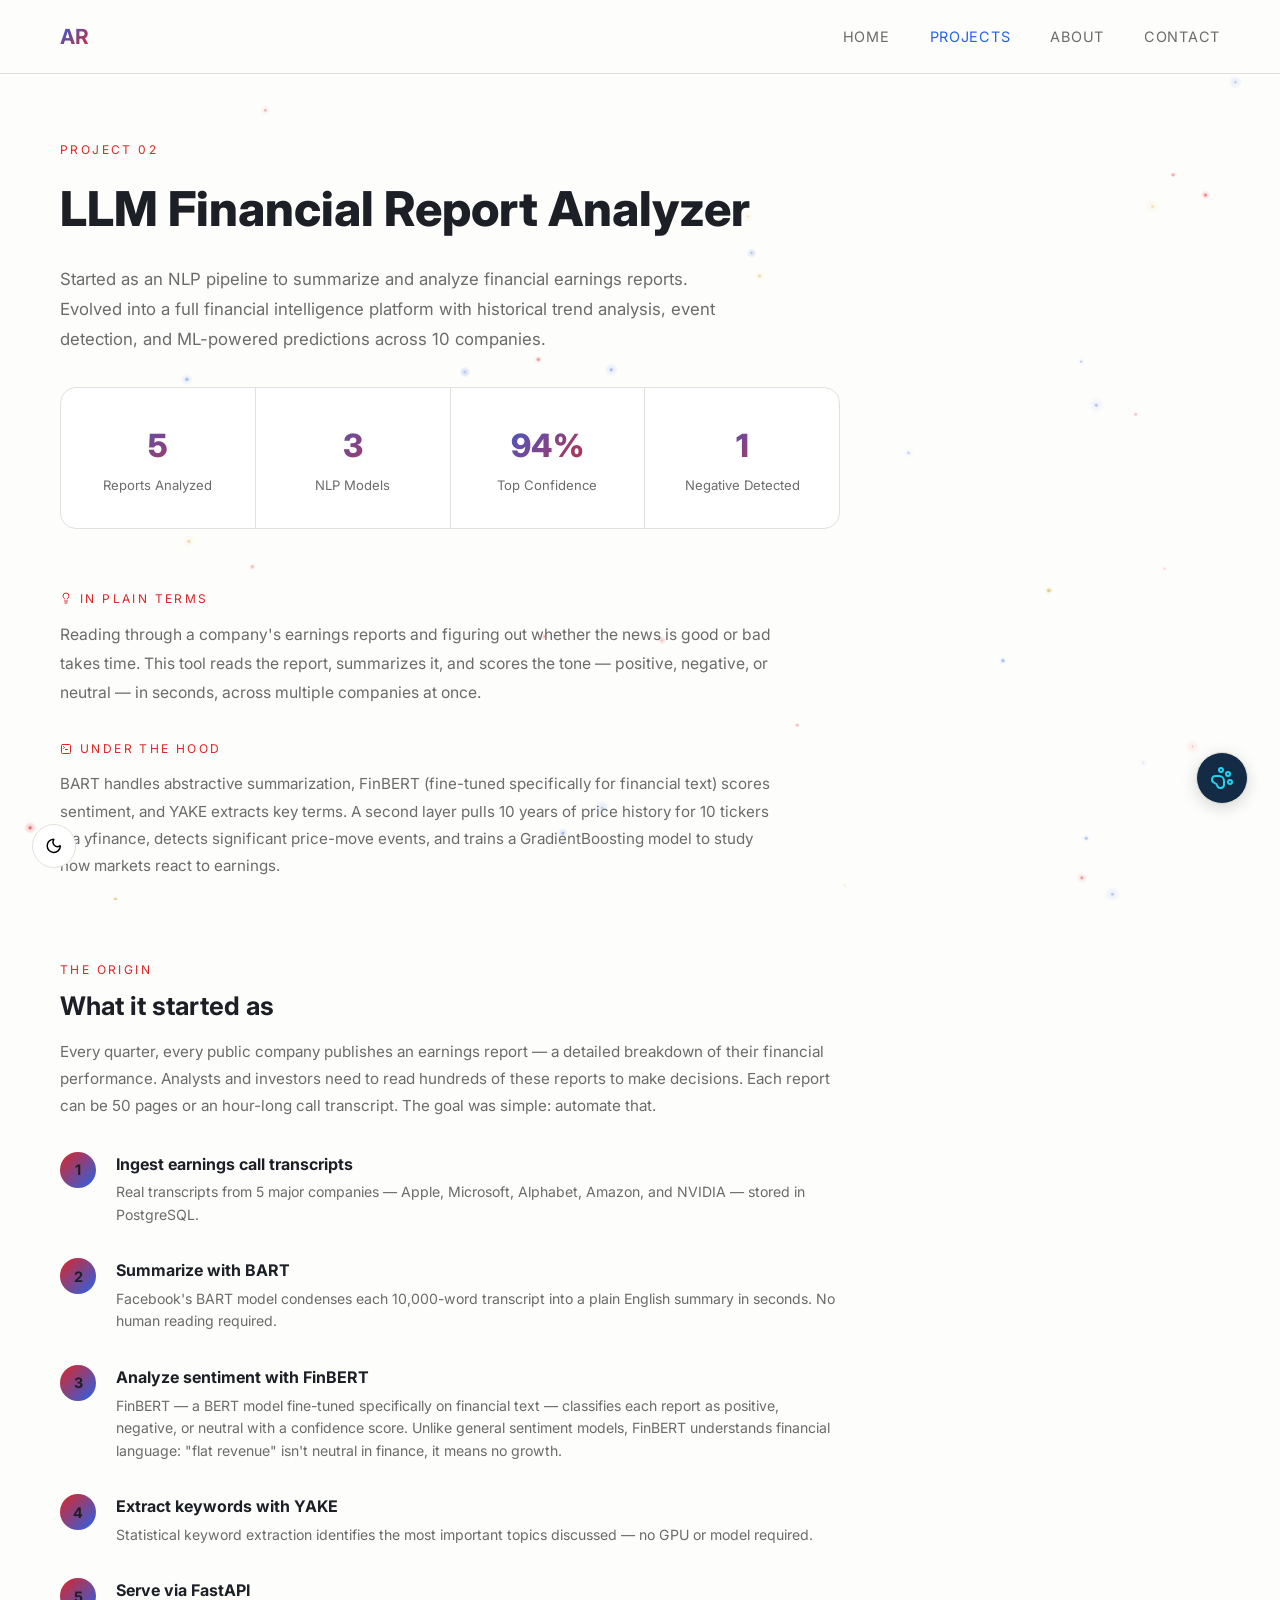
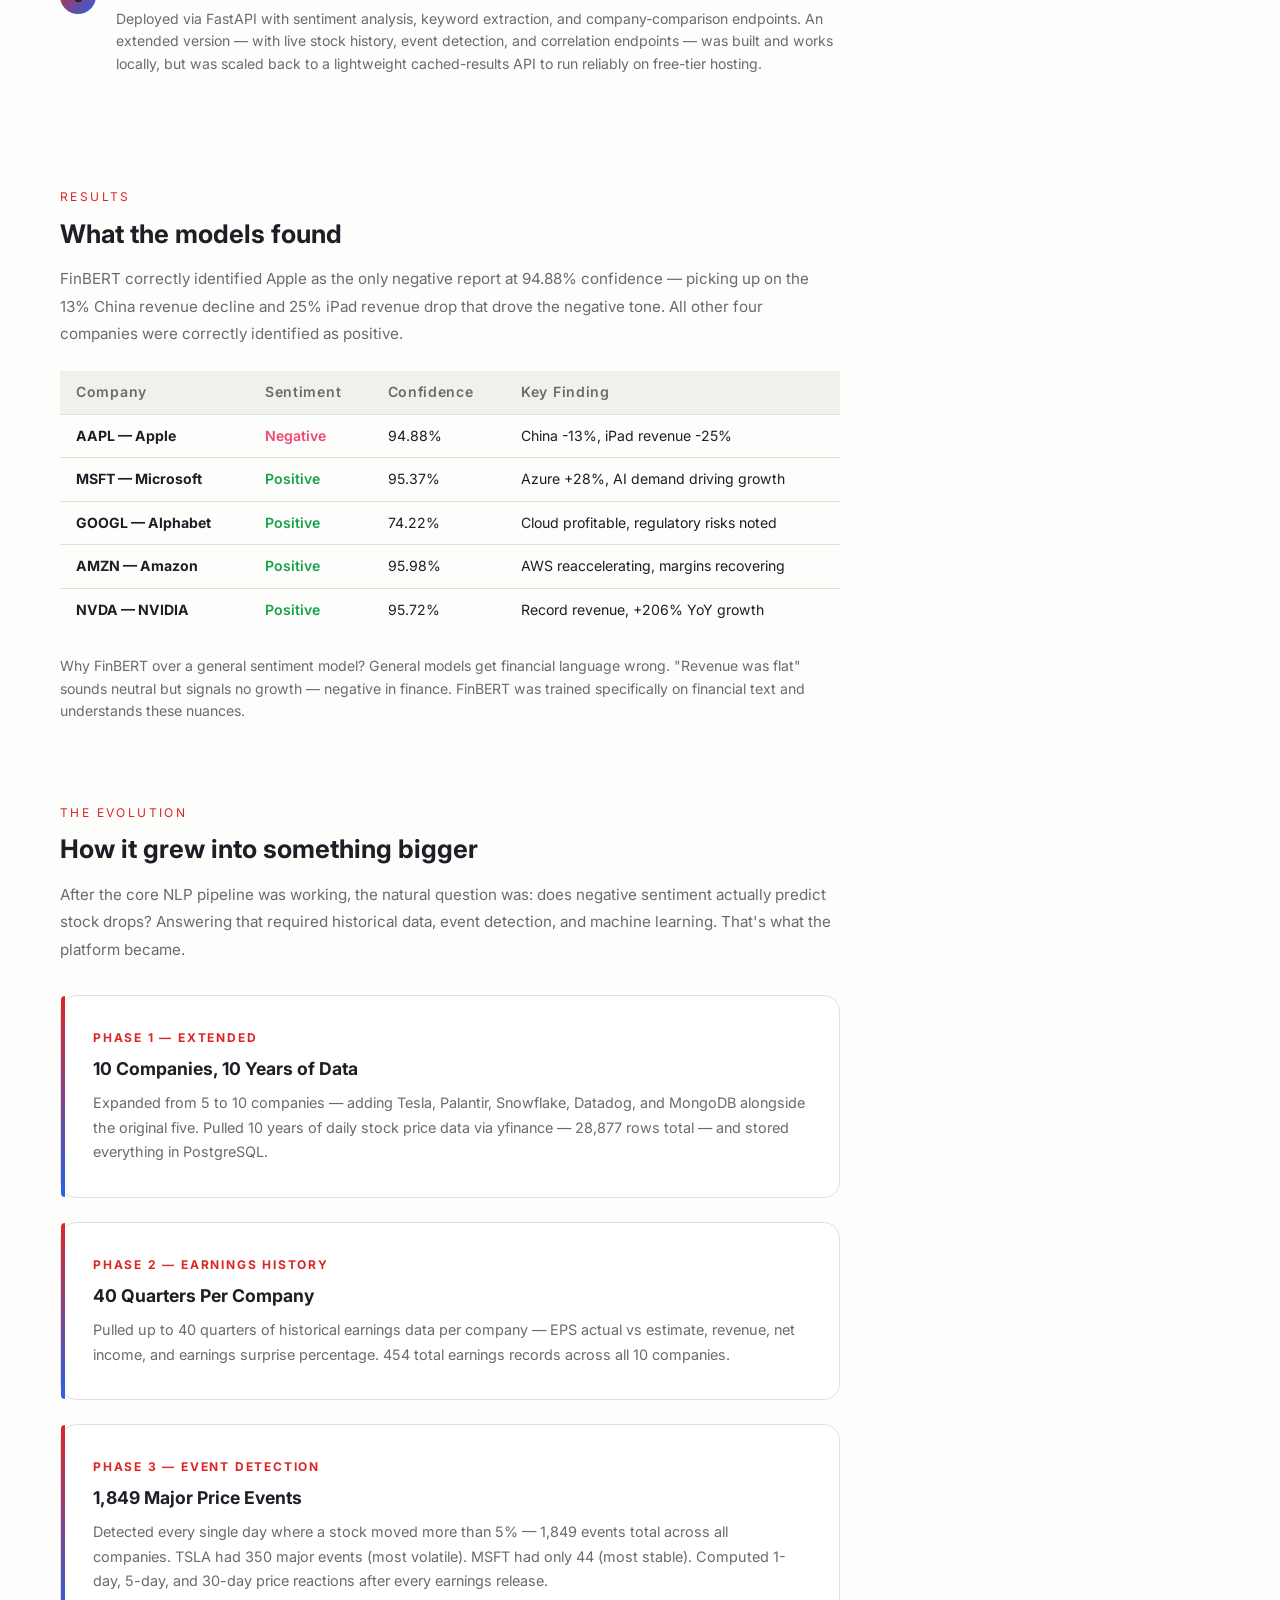
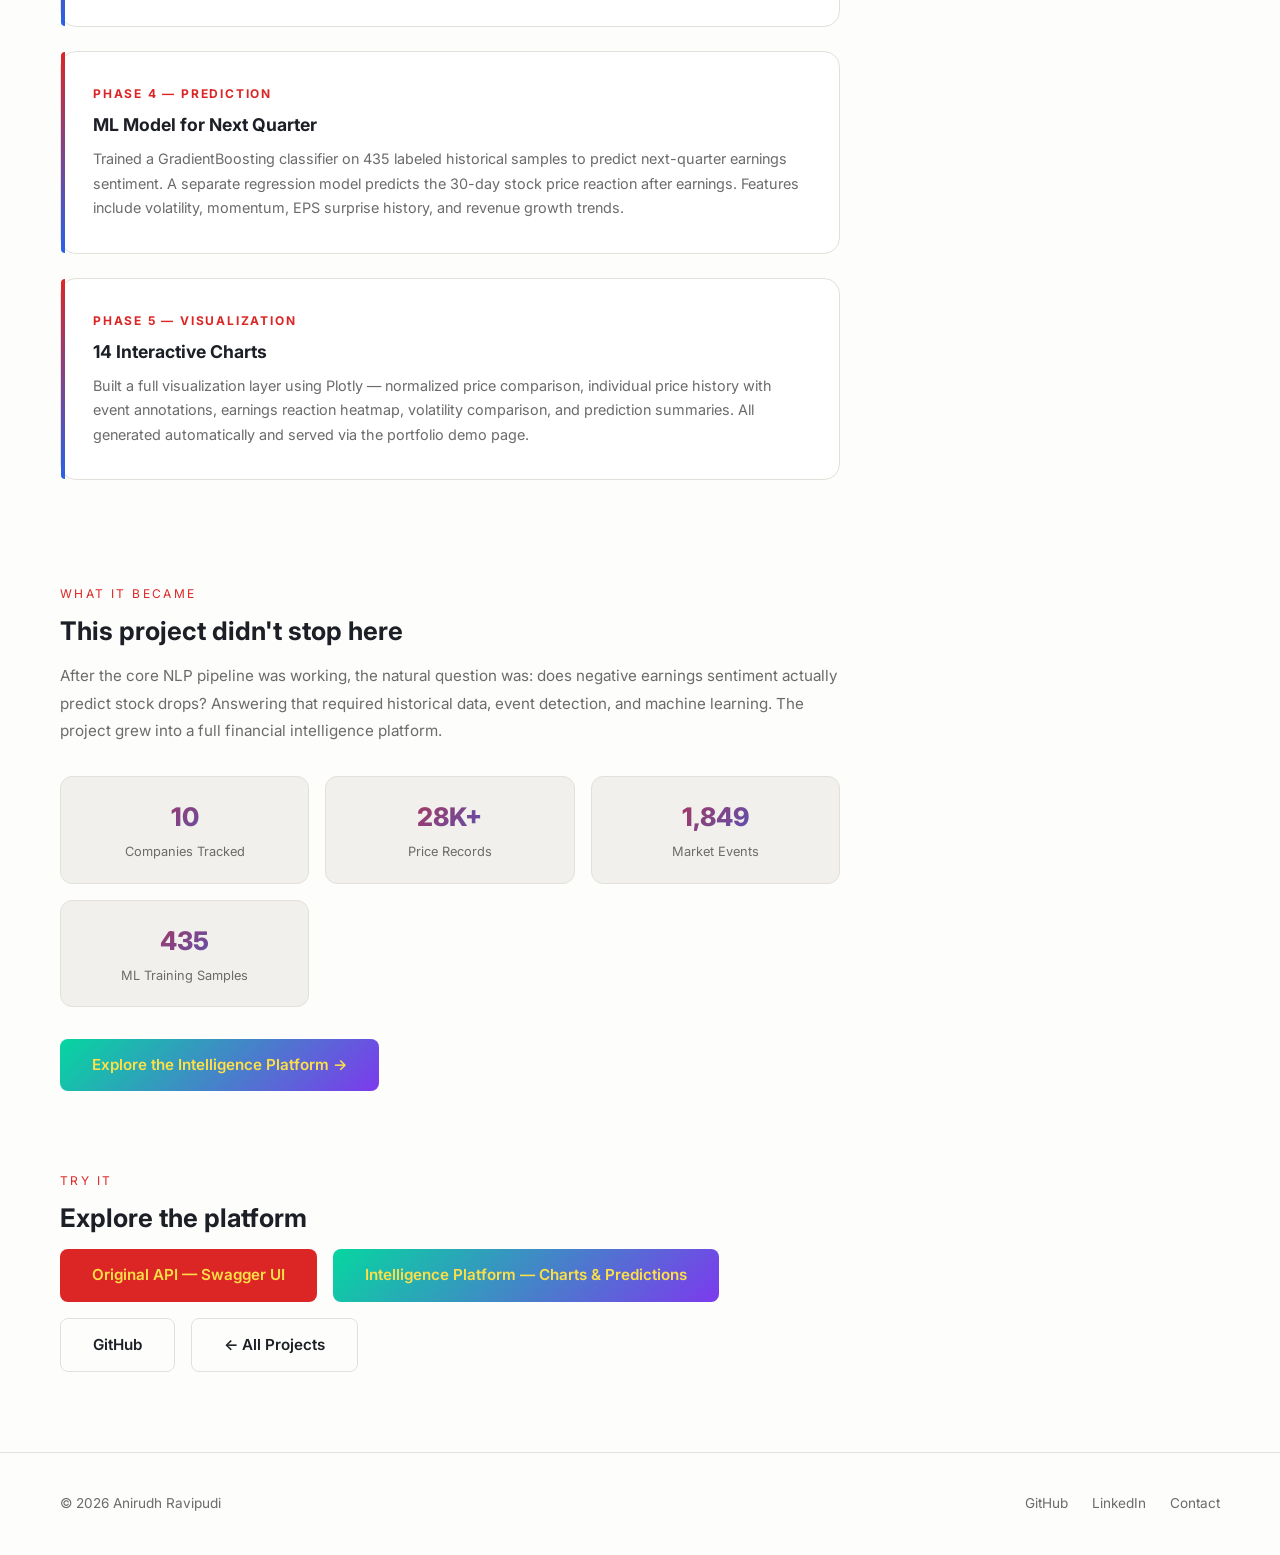
<file: llm-demo.html>
<!DOCTYPE html>
<html lang="en">
<head>
  <meta charset="UTF-8">
  <meta name="viewport" content="width=device-width, initial-scale=1.0">
  <title>LLM Financial Analyzer Demo — Anirudh Ravipudi</title>
  <link rel="stylesheet" href="css/style.css">
  <link rel="icon" type="image/svg+xml" href="favicon.svg">
  <link rel="preconnect" href="https://fonts.googleapis.com">
  <link href="https://fonts.googleapis.com/css2?family=Inter:wght@400;500;600;700;800&display=swap" rel="stylesheet">
  <style>
    .demo-hero { padding: 140px 60px 60px; max-width: 900px; }
    .demo-section { padding: 0 60px 80px; max-width: 900px; }
    .step {
      display: flex;
      gap: 20px;
      margin-bottom: 32px;
      align-items: flex-start;
    }
    .step-number {
      width: 36px;
      height: 36px;
      min-width: 36px;
      border-radius: 50%;
      background: linear-gradient(135deg, var(--accent1), var(--accent2));
      display: flex;
      align-items: center;
      justify-content: center;
      font-weight: 700;
      font-size: 0.9rem;
    }
    .step-content h4 { font-size: 1rem; margin-bottom: 4px; }
    .step-content p {
      font-size: 0.88rem;
      color: var(--text-muted);
      line-height: 1.6;
    }
    .result-table {
      width: 100%;
      border-collapse: collapse;
      margin: 24px 0;
      font-size: 0.88rem;
    }
    .result-table th {
      background: var(--bg3);
      color: var(--text-muted);
      padding: 10px 16px;
      text-align: left;
      font-weight: 600;
      letter-spacing: 0.05em;
      border-bottom: 1px solid var(--border);
    }
    .result-table td {
      padding: 10px 16px;
      border-bottom: 1px solid var(--border);
      color: var(--text);
    }
    .result-table tr:last-child td { border-bottom: none; }
    .result-table tr:hover td { background: var(--bg3); }
    .positive { color: var(--accent3); font-weight: 600; }
    .negative { color: #ef476f; font-weight: 600; }
    .evolution-card {
      background: var(--card);
      border: 1px solid var(--border);
      border-radius: 16px;
      padding: 32px;
      margin-bottom: 24px;
      position: relative;
    }
    .evolution-card::before {
      content: '';
      position: absolute;
      left: 0;
      top: 0;
      bottom: 0;
      width: 4px;
      border-radius: 16px 0 0 16px;
      background: linear-gradient(135deg, var(--accent1), var(--accent2));
    }
    .evolution-label {
      font-size: 0.75rem;
      font-weight: 700;
      letter-spacing: 0.15em;
      text-transform: uppercase;
      color: var(--accent1);
      margin-bottom: 8px;
    }
    .evolution-card h3 { font-size: 1.1rem; font-weight: 700; margin-bottom: 8px; }
    .evolution-card p { font-size: 0.9rem; color: var(--text-muted); line-height: 1.7; }
    .marker-label { display: flex; align-items: center; gap: 8px; }
    @media (max-width: 768px) {
      .demo-hero, .demo-section { padding-left: 24px; padding-right: 24px; }
    }
  </style>
</head>
<body>

  <canvas id="particles"></canvas>

  <nav>
    <div class="nav-logo">AR</div>
    <ul class="nav-links">
      <li><a href="index.html">Home</a></li>
      <li><a href="projects.html" class="active">Projects</a></li>
      <li><a href="about.html">About</a></li>
      <li><a href="contact.html">Contact</a></li>
    </ul>
  </nav>

  <!-- Hero -->
  <div class="demo-hero">
    <div class="section-label">Project 02</div>
    <h1 style="font-size: clamp(1.8rem, 4vw, 3rem); font-weight: 800; margin-bottom: 16px;">
      LLM Financial Report Analyzer
    </h1>
    <p style="color: var(--text-muted); font-size: 1.05rem; line-height: 1.8; max-width: 680px; margin-bottom: 32px;">
      Started as an NLP pipeline to summarize and analyze financial earnings reports.
      Evolved into a full financial intelligence platform with historical trend analysis,
      event detection, and ML-powered predictions across 10 companies.
    </p>
    <div class="stats-bar" style="margin-bottom: 0;">
      <div class="stat-item">
        <div class="stat-value">5</div>
        <div class="stat-label">Reports Analyzed</div>
      </div>
      <div class="stat-item">
        <div class="stat-value">3</div>
        <div class="stat-label">NLP Models</div>
      </div>
      <div class="stat-item">
        <div class="stat-value">94%</div>
        <div class="stat-label">Top Confidence</div>
      </div>
      <div class="stat-item">
        <div class="stat-value">1</div>
        <div class="stat-label">Negative Detected</div>
      </div>
    </div>
  </div>

  <!-- Plain-language & technical overview -->
  <div class="demo-section">
    <div class="section-label marker-label">
      <svg class="icon" xmlns="http://www.w3.org/2000/svg" viewBox="0 0 24 24" fill="none" stroke="currentColor" stroke-width="2" stroke-linecap="round" stroke-linejoin="round"><path d="M15 14c.2-1 .7-1.7 1.5-2.5 1-.9 1.5-2.2 1.5-3.5A6 6 0 0 0 6 8c0 1 .2 2.2 1.5 3.5.7.7 1.3 1.5 1.5 2.5" /><path d="M9 18h6" /><path d="M10 22h4" /></svg>
      In Plain Terms
    </div>
    <p style="color: var(--text-muted); font-size: 0.98rem; line-height: 1.85; margin-bottom: 32px; max-width: 720px;">
      Reading through a company's earnings reports and figuring out whether the news
      is good or bad takes time. This tool reads the report, summarizes it, and scores
      the tone — positive, negative, or neutral — in seconds, across multiple companies
      at once.
    </p>

    <div class="section-label marker-label">
      <svg class="icon" xmlns="http://www.w3.org/2000/svg" viewBox="0 0 24 24" fill="none" stroke="currentColor" stroke-width="2" stroke-linecap="round" stroke-linejoin="round"><path d="m7 11 2-2-2-2" /><path d="M11 13h4" /><rect width="18" height="18" x="3" y="3" rx="2" ry="2" /></svg>
      Under the Hood
    </div>
    <p style="color: var(--text-muted); font-size: 0.95rem; line-height: 1.8; max-width: 720px;">
      BART handles abstractive summarization, FinBERT (fine-tuned specifically for
      financial text) scores sentiment, and YAKE extracts key terms. A second layer
      pulls 10 years of price history for 10 tickers via yfinance, detects significant
      price-move events, and trains a GradientBoosting model to study how markets
      react to earnings.
    </p>
  </div>

  <!-- Origin Story -->
  <div class="demo-section">
    <div class="section-label">The Origin</div>
    <h2 class="section-title" style="font-size: 1.6rem;">What it started as</h2>
    <p style="color: var(--text-muted); font-size: 0.95rem; line-height: 1.8; margin-bottom: 32px;">
      Every quarter, every public company publishes an earnings report — a detailed breakdown
      of their financial performance. Analysts and investors need to read hundreds of these
      reports to make decisions. Each report can be 50 pages or an hour-long call transcript.
      The goal was simple: automate that.
    </p>

    <div class="step">
      <div class="step-number">1</div>
      <div class="step-content">
        <h4>Ingest earnings call transcripts</h4>
        <p>Real transcripts from 5 major companies — Apple, Microsoft, Alphabet, Amazon, and NVIDIA — stored in PostgreSQL.</p>
      </div>
    </div>
    <div class="step">
      <div class="step-number">2</div>
      <div class="step-content">
        <h4>Summarize with BART</h4>
        <p>Facebook's BART model condenses each 10,000-word transcript into a plain English summary in seconds. No human reading required.</p>
      </div>
    </div>
    <div class="step">
      <div class="step-number">3</div>
      <div class="step-content">
        <h4>Analyze sentiment with FinBERT</h4>
        <p>FinBERT — a BERT model fine-tuned specifically on financial text — classifies each report as positive, negative, or neutral with a confidence score. Unlike general sentiment models, FinBERT understands financial language: "flat revenue" isn't neutral in finance, it means no growth.</p>
      </div>
    </div>
    <div class="step">
      <div class="step-number">4</div>
      <div class="step-content">
        <h4>Extract keywords with YAKE</h4>
        <p>Statistical keyword extraction identifies the most important topics discussed — no GPU or model required.</p>
      </div>
    </div>
    <div class="step">
      <div class="step-number">5</div>
      <div class="step-content">
        <h4>Serve via FastAPI</h4>
        <p>Deployed via FastAPI with sentiment analysis, keyword extraction, and company-comparison endpoints. An extended version — with live stock history, event detection, and correlation endpoints — was built and works locally, but was scaled back to a lightweight cached-results API to run reliably on free-tier hosting.</p>
      </div>
    </div>
  </div>

  <!-- Results -->
  <div class="demo-section">
    <div class="section-label">Results</div>
    <h2 class="section-title" style="font-size: 1.6rem;">What the models found</h2>
    <p style="color: var(--text-muted); font-size: 0.95rem; line-height: 1.8; margin-bottom: 24px;">
      FinBERT correctly identified Apple as the only negative report at 94.88% confidence —
      picking up on the 13% China revenue decline and 25% iPad revenue drop that drove
      the negative tone. All other four companies were correctly identified as positive.
    </p>

    <table class="result-table">
      <thead>
        <tr>
          <th>Company</th>
          <th>Sentiment</th>
          <th>Confidence</th>
          <th>Key Finding</th>
        </tr>
      </thead>
      <tbody>
        <tr>
          <td><strong>AAPL — Apple</strong></td>
          <td><span class="negative">Negative</span></td>
          <td>94.88%</td>
          <td>China -13%, iPad revenue -25%</td>
        </tr>
        <tr>
          <td><strong>MSFT — Microsoft</strong></td>
          <td><span class="positive">Positive</span></td>
          <td>95.37%</td>
          <td>Azure +28%, AI demand driving growth</td>
        </tr>
        <tr>
          <td><strong>GOOGL — Alphabet</strong></td>
          <td><span class="positive">Positive</span></td>
          <td>74.22%</td>
          <td>Cloud profitable, regulatory risks noted</td>
        </tr>
        <tr>
          <td><strong>AMZN — Amazon</strong></td>
          <td><span class="positive">Positive</span></td>
          <td>95.98%</td>
          <td>AWS reaccelerating, margins recovering</td>
        </tr>
        <tr>
          <td><strong>NVDA — NVIDIA</strong></td>
          <td><span class="positive">Positive</span></td>
          <td>95.72%</td>
          <td>Record revenue, +206% YoY growth</td>
        </tr>
      </tbody>
    </table>

    <p style="color: var(--text-muted); font-size: 0.88rem; margin-top: 16px;">
      Why FinBERT over a general sentiment model? General models get financial language wrong.
      "Revenue was flat" sounds neutral but signals no growth — negative in finance.
      FinBERT was trained specifically on financial text and understands these nuances.
    </p>
  </div>

  <!-- Evolution -->
  <div class="demo-section">
    <div class="section-label">The Evolution</div>
    <h2 class="section-title" style="font-size: 1.6rem;">How it grew into something bigger</h2>
    <p style="color: var(--text-muted); font-size: 0.95rem; line-height: 1.8; margin-bottom: 32px;">
      After the core NLP pipeline was working, the natural question was: does negative
      sentiment actually predict stock drops? Answering that required historical data,
      event detection, and machine learning. That's what the platform became.
    </p>

    <div class="evolution-card">
      <div class="evolution-label">Phase 1 — Extended</div>
      <h3>10 Companies, 10 Years of Data</h3>
      <p>Expanded from 5 to 10 companies — adding Tesla, Palantir, Snowflake, Datadog, and MongoDB alongside the original five. Pulled 10 years of daily stock price data via yfinance — 28,877 rows total — and stored everything in PostgreSQL.</p>
    </div>

    <div class="evolution-card">
      <div class="evolution-label">Phase 2 — Earnings History</div>
      <h3>40 Quarters Per Company</h3>
      <p>Pulled up to 40 quarters of historical earnings data per company — EPS actual vs estimate, revenue, net income, and earnings surprise percentage. 454 total earnings records across all 10 companies.</p>
    </div>

    <div class="evolution-card">
      <div class="evolution-label">Phase 3 — Event Detection</div>
      <h3>1,849 Major Price Events</h3>
      <p>Detected every single day where a stock moved more than 5% — 1,849 events total across all companies. TSLA had 350 major events (most volatile). MSFT had only 44 (most stable). Computed 1-day, 5-day, and 30-day price reactions after every earnings release.</p>
    </div>

    <div class="evolution-card">
      <div class="evolution-label">Phase 4 — Prediction</div>
      <h3>ML Model for Next Quarter</h3>
      <p>Trained a GradientBoosting classifier on 435 labeled historical samples to predict next-quarter earnings sentiment. A separate regression model predicts the 30-day stock price reaction after earnings. Features include volatility, momentum, EPS surprise history, and revenue growth trends.</p>
    </div>

    <div class="evolution-card">
      <div class="evolution-label">Phase 5 — Visualization</div>
      <h3>14 Interactive Charts</h3>
      <p>Built a full visualization layer using Plotly — normalized price comparison, individual price history with event annotations, earnings reaction heatmap, volatility comparison, and prediction summaries. All generated automatically and served via the portfolio demo page.</p>
    </div>
  </div>
<!-- Evolution -->
<div class="demo-section">
  <div class="section-label">What It Became</div>
  <h2 class="section-title" style="font-size: 1.6rem;">This project didn't stop here</h2>
  <p style="color: var(--text-muted); font-size: 0.95rem; line-height: 1.8; margin-bottom: 32px;">
    After the core NLP pipeline was working, the natural question was: does negative
    earnings sentiment actually predict stock drops? Answering that required historical
    data, event detection, and machine learning. The project grew into a full
    financial intelligence platform.
  </p>

  <div style="display: grid; grid-template-columns: repeat(auto-fill, minmax(200px, 1fr)); gap: 16px; margin-bottom: 32px;">
    <div style="background: var(--bg3); border: 1px solid var(--border); border-radius: 12px; padding: 20px; text-align: center;">
      <div style="font-size: 1.6rem; font-weight: 800; background: linear-gradient(135deg, var(--accent1), var(--accent2)); -webkit-background-clip: text; -webkit-text-fill-color: transparent; background-clip: text;">10</div>
      <div style="font-size: 0.8rem; color: var(--text-muted); margin-top: 4px;">Companies Tracked</div>
    </div>
    <div style="background: var(--bg3); border: 1px solid var(--border); border-radius: 12px; padding: 20px; text-align: center;">
      <div style="font-size: 1.6rem; font-weight: 800; background: linear-gradient(135deg, var(--accent1), var(--accent2)); -webkit-background-clip: text; -webkit-text-fill-color: transparent; background-clip: text;">28K+</div>
      <div style="font-size: 0.8rem; color: var(--text-muted); margin-top: 4px;">Price Records</div>
    </div>
    <div style="background: var(--bg3); border: 1px solid var(--border); border-radius: 12px; padding: 20px; text-align: center;">
      <div style="font-size: 1.6rem; font-weight: 800; background: linear-gradient(135deg, var(--accent1), var(--accent2)); -webkit-background-clip: text; -webkit-text-fill-color: transparent; background-clip: text;">1,849</div>
      <div style="font-size: 0.8rem; color: var(--text-muted); margin-top: 4px;">Market Events</div>
    </div>
    <div style="background: var(--bg3); border: 1px solid var(--border); border-radius: 12px; padding: 20px; text-align: center;">
      <div style="font-size: 1.6rem; font-weight: 800; background: linear-gradient(135deg, var(--accent1), var(--accent2)); -webkit-background-clip: text; -webkit-text-fill-color: transparent; background-clip: text;">435</div>
      <div style="font-size: 0.8rem; color: var(--text-muted); margin-top: 4px;">ML Training Samples</div>
    </div>
  </div>

  <a href="llm-intelligence-demo.html" class="btn-primary"
     style="display: inline-block; background: linear-gradient(135deg, #06d6a0, #7c3aed);">
    Explore the Intelligence Platform →
  </a>
</div>
  <!-- CTA -->
  <div class="demo-section">
    <div class="section-label">Try It</div>
    <h2 class="section-title" style="font-size: 1.6rem;">Explore the platform</h2>
    <div style="display: flex; gap: 16px; flex-wrap: wrap;">
      <a href="https://llm-financial-analyzer.onrender.com/docs"
         target="_blank" class="btn-primary">Original API — Swagger UI</a>
      <a href="llm-intelligence-demo.html" class="btn-primary"
         style="background: linear-gradient(135deg, #06d6a0, #7c3aed);">
        Intelligence Platform — Charts & Predictions
      </a>
      <a href="https://github.com/anirudhcancode/llm-financial-analyzer"
         target="_blank" class="btn-secondary">GitHub</a>
      <a href="projects.html" class="btn-secondary">← All Projects</a>
    </div>
  </div>

  <!-- Footer -->
  <footer>
    <div class="footer-left">© 2026 Anirudh Ravipudi</div>
    <div class="footer-links">
      <a href="https://github.com/anirudhcancode" target="_blank">GitHub</a>
      <a href="https://linkedin.com/in/anirudhravipudi" target="_blank">LinkedIn</a>
      <a href="contact.html">Contact</a>
    </div>
  </footer>

  <script src="js/main.js"></script>
  <script src="js/chatbot.js"></script>
  <script src="js/projects.js"></script>
</body>
</html>
</file>
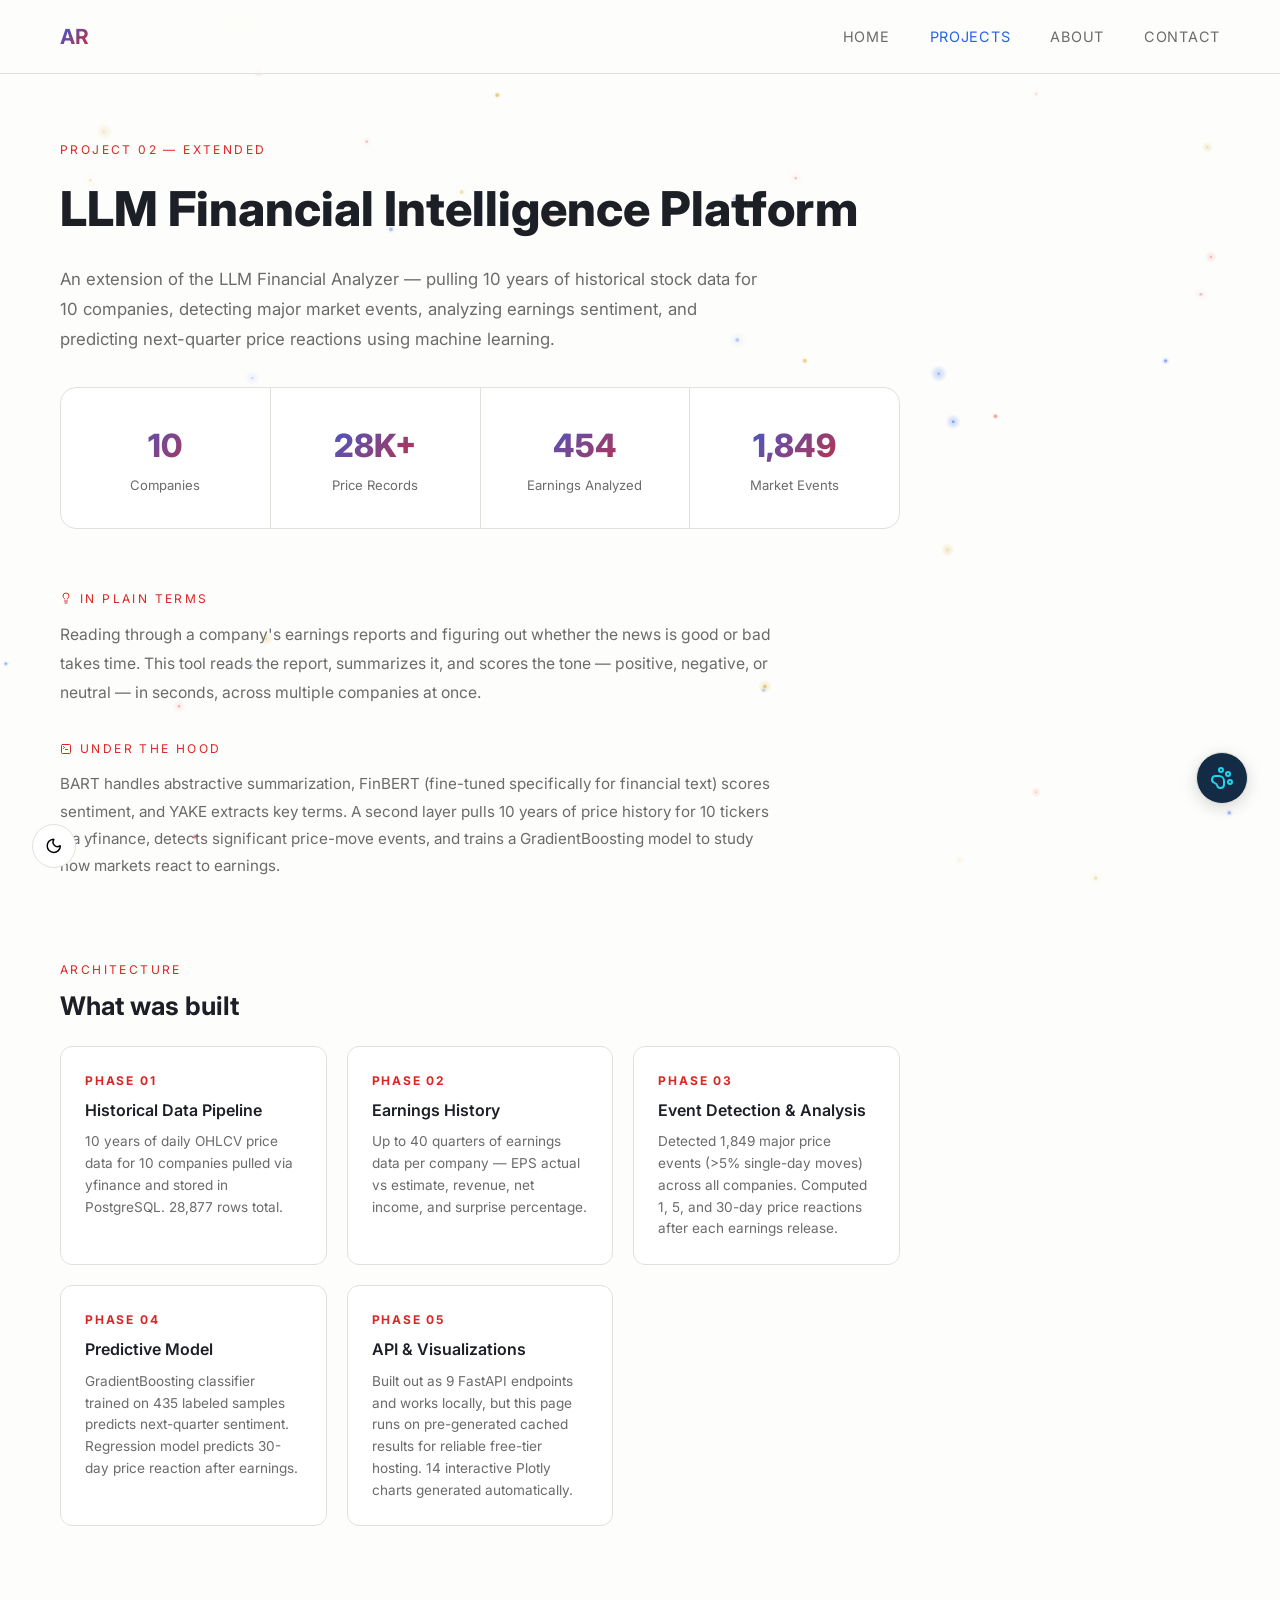
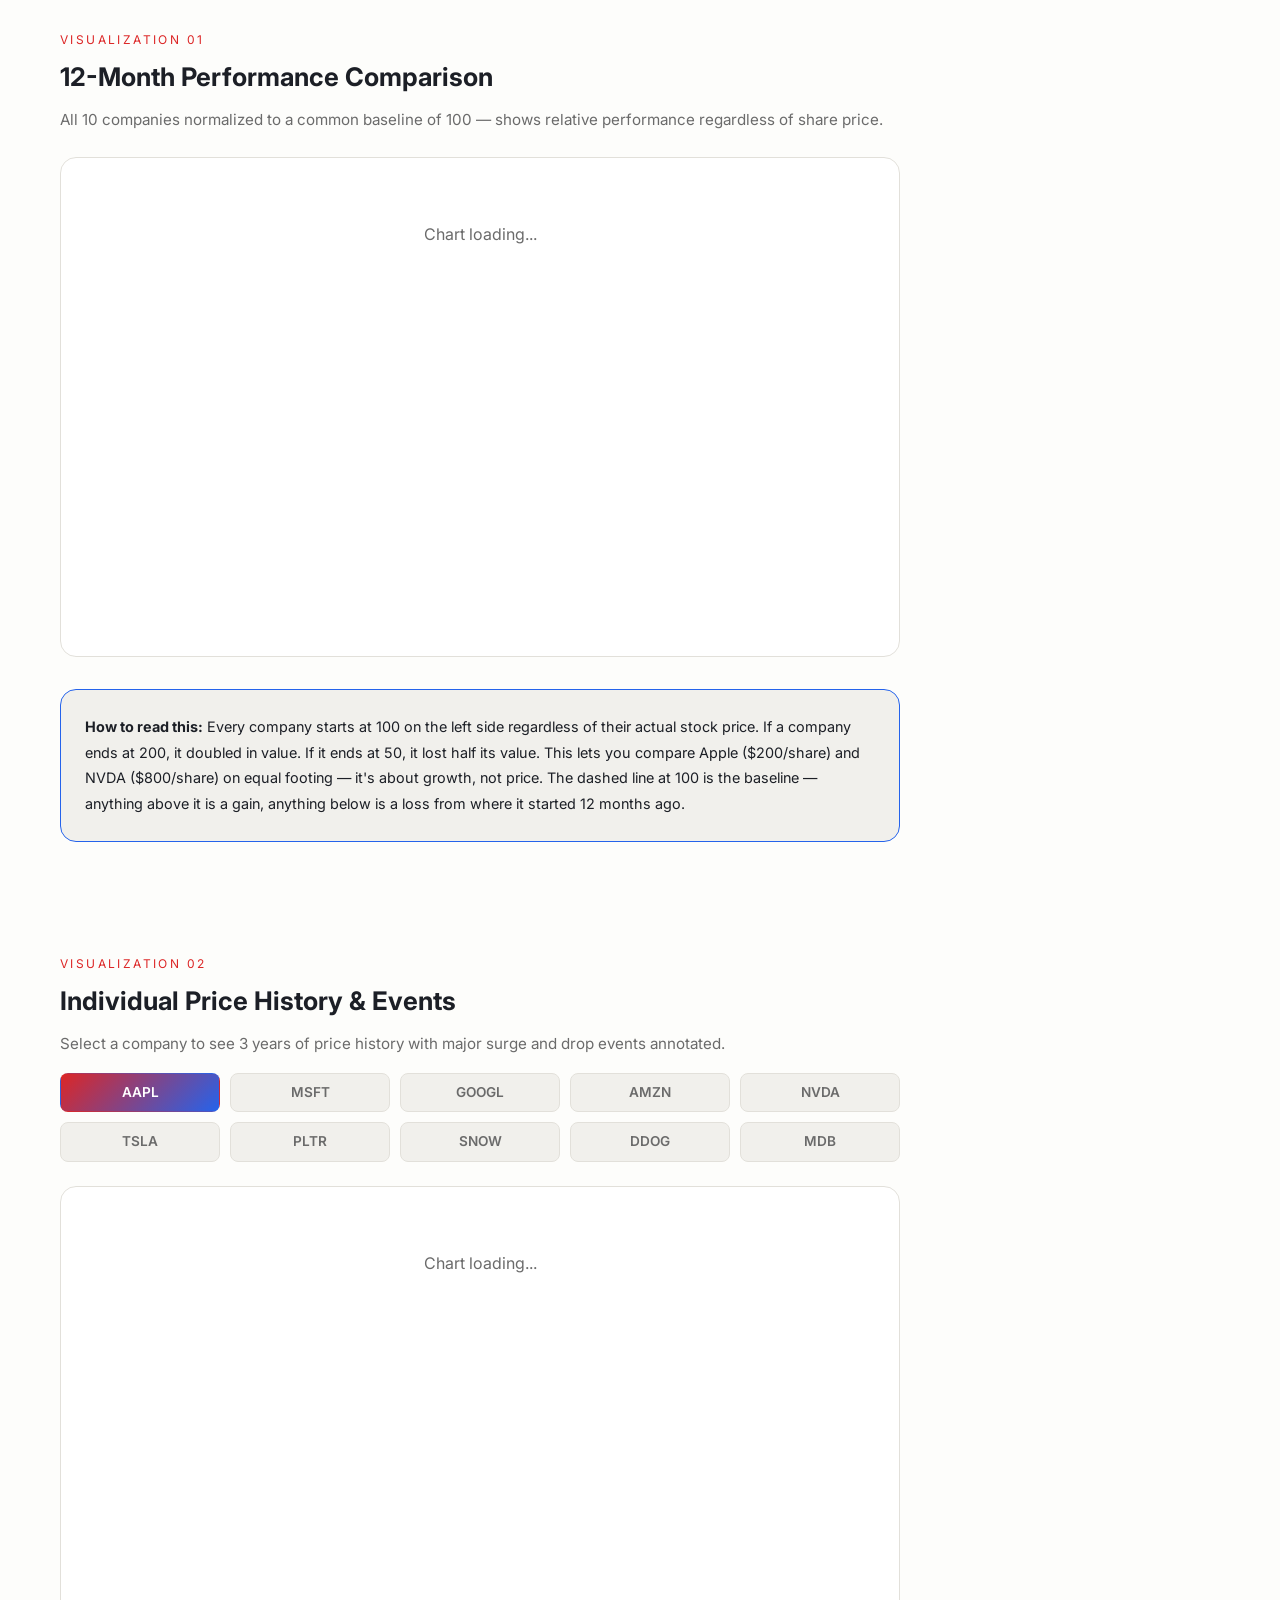
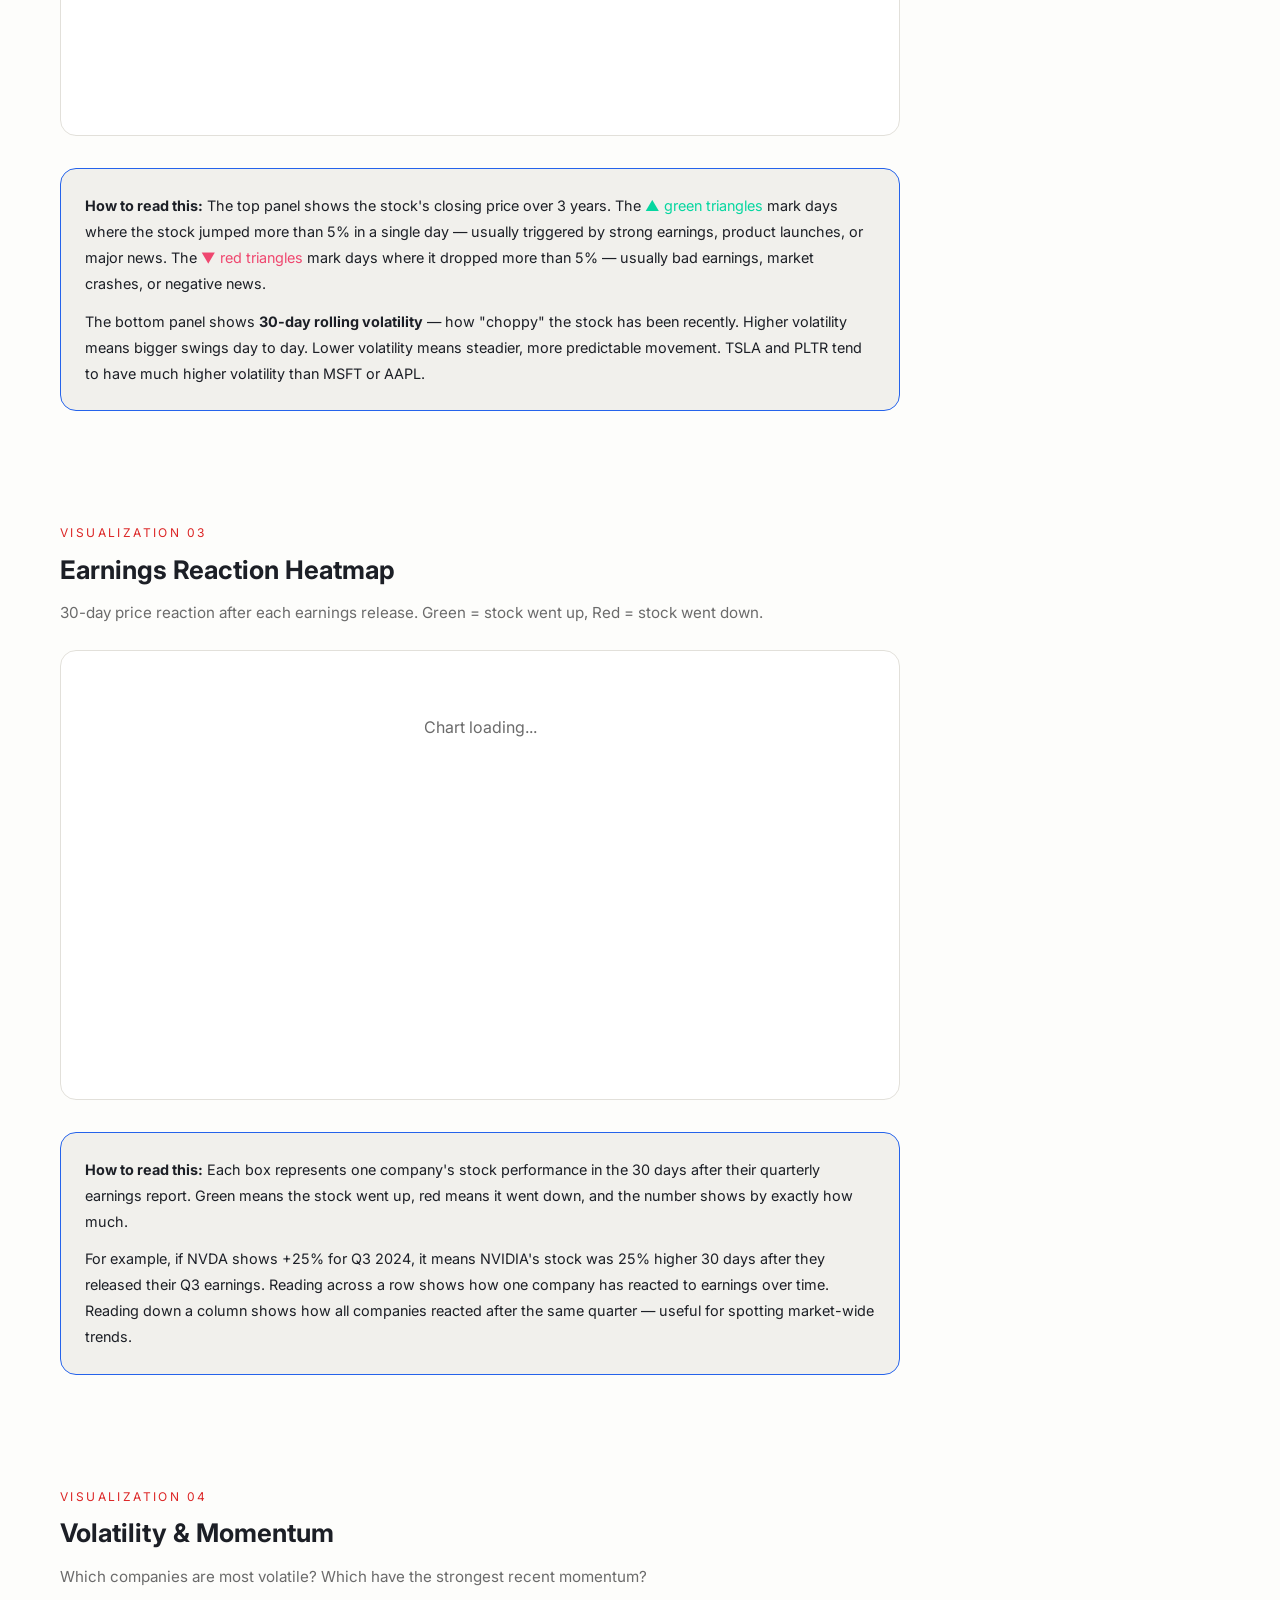
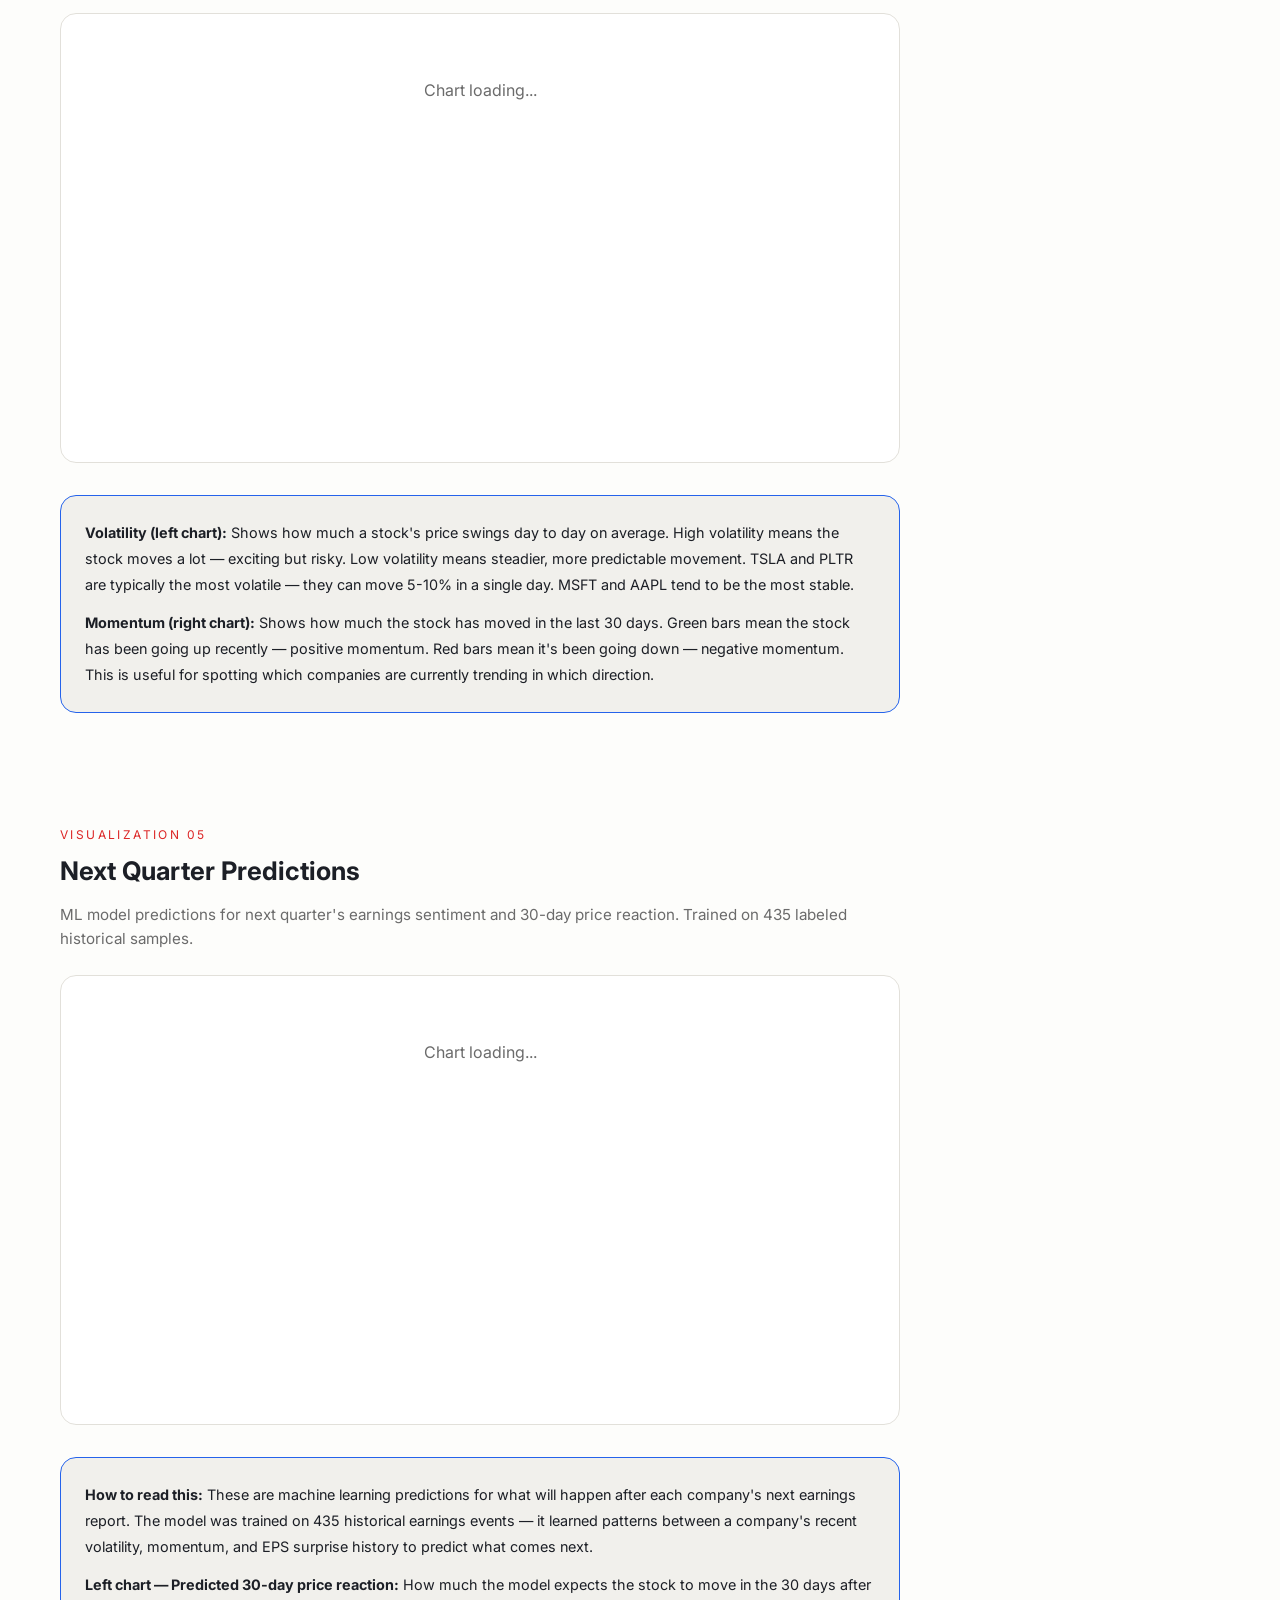
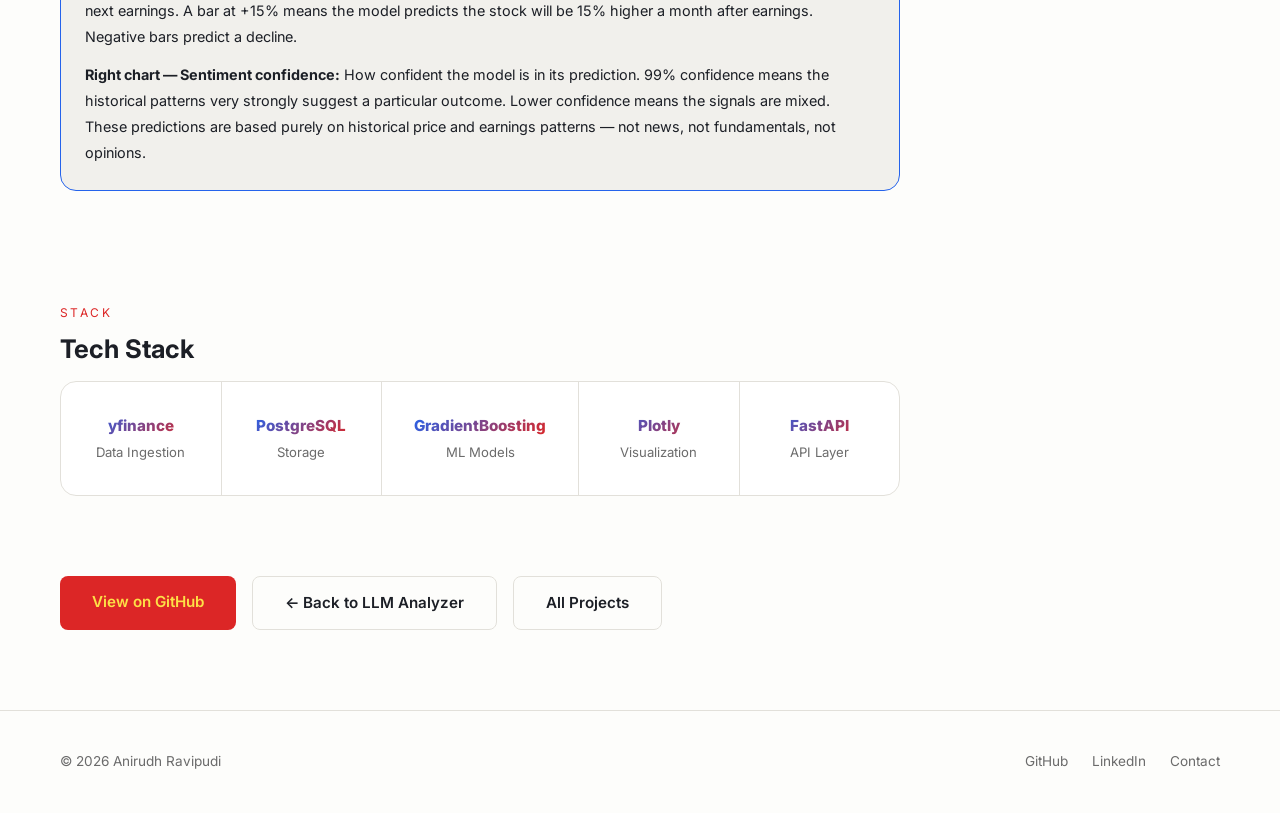
<file: llm-intelligence-demo.html>
<!DOCTYPE html>
<html lang="en">
<head>
  <meta charset="UTF-8">
  <meta name="viewport" content="width=device-width, initial-scale=1.0">
  <title>LLM Financial Intelligence Platform — Anirudh Ravipudi</title>
  <link rel="stylesheet" href="css/style.css">
  <link rel="icon" type="image/svg+xml" href="favicon.svg">
  <link rel="preconnect" href="https://fonts.googleapis.com">
  <link href="https://fonts.googleapis.com/css2?family=Inter:wght@400;500;600;700;800&display=swap" rel="stylesheet">
  <script src="https://cdn.plot.ly/plotly-2.27.0.min.js"></script>
  <style>
    .demo-hero { padding: 140px 60px 60px; max-width: 960px; }
    .demo-section { padding: 0 60px 80px; max-width: 960px; }
    .chart-container {
      background: var(--card);
      border: 1px solid var(--border);
      border-radius: 16px;
      padding: 24px;
      margin-bottom: 32px;
    }
    .chart-title {
      font-size: 0.85rem;
      font-weight: 600;
      color: var(--text-muted);
      letter-spacing: 0.1em;
      text-transform: uppercase;
      margin-bottom: 16px;
    }
    .ticker-grid {
      display: grid;
      grid-template-columns: repeat(5, 1fr);
      gap: 10px;
      margin-bottom: 24px;
    }
    .ticker-btn {
      padding: 8px 12px;
      background: var(--bg3);
      border: 1px solid var(--border);
      border-radius: 8px;
      color: var(--text-muted);
      font-size: 0.85rem;
      font-weight: 600;
      cursor: pointer;
      transition: all 0.2s;
      text-align: center;
    }
    .ticker-btn:hover { border-color: var(--accent1); color: var(--accent1); }
    .ticker-btn.active {
      background: linear-gradient(135deg, var(--accent1), var(--accent2));
      border-color: transparent;
      color: white;
    }
    .prediction-grid {
      display: grid;
      grid-template-columns: repeat(auto-fill, minmax(160px, 1fr));
      gap: 16px;
      margin-top: 24px;
    }
    .prediction-card {
      background: var(--bg3);
      border: 1px solid var(--border);
      border-radius: 12px;
      padding: 16px;
      text-align: center;
    }
    .prediction-ticker {
      font-size: 1.1rem;
      font-weight: 700;
      margin-bottom: 4px;
    }
    .prediction-sentiment {
      font-size: 0.75rem;
      font-weight: 600;
      letter-spacing: 0.1em;
      text-transform: uppercase;
      margin-bottom: 8px;
    }
    .prediction-reaction {
      font-size: 1.4rem;
      font-weight: 800;
    }
    .sentiment-positive { color: var(--accent3); }
    .sentiment-negative { color: #ef476f; }
    .sentiment-neutral { color: var(--accent4); }
    .phase-grid {
      display: grid;
      grid-template-columns: repeat(auto-fill, minmax(260px, 1fr));
      gap: 20px;
      margin: 24px 0;
    }
    .phase-card {
      background: var(--card);
      border: 1px solid var(--border);
      border-radius: 12px;
      padding: 24px;
      transition: border-color 0.2s, transform 0.2s;
    }
    .phase-card:hover { border-color: var(--accent2); transform: translateY(-4px); }
    .phase-number {
      font-size: 0.75rem;
      font-weight: 700;
      color: var(--accent1);
      letter-spacing: 0.15em;
      margin-bottom: 8px;
    }
    .phase-card h4 { font-size: 1rem; font-weight: 600; margin-bottom: 8px; }
    .phase-card p { font-size: 0.85rem; color: var(--text-muted); line-height: 1.6; }
    .marker-label { display: flex; align-items: center; gap: 8px; }
    @media (max-width: 768px) {
      .demo-hero, .demo-section { padding-left: 24px; padding-right: 24px; }
      .ticker-grid { grid-template-columns: repeat(5, 1fr); }
    }
  </style>
</head>
<body>
  <canvas id="particles"></canvas>

  <nav>
    <div class="nav-logo">AR</div>
    <ul class="nav-links">
      <li><a href="index.html">Home</a></li>
      <li><a href="projects.html" class="active">Projects</a></li>
      <li><a href="about.html">About</a></li>
      <li><a href="contact.html">Contact</a></li>
    </ul>
  </nav>

  <!-- Hero -->
  <div class="demo-hero">
    <div class="section-label">Project 02 — Extended</div>
    <h1 style="font-size: clamp(1.8rem, 4vw, 3rem); font-weight: 800; margin-bottom: 16px;">
      LLM Financial Intelligence Platform
    </h1>
    <p style="color: var(--text-muted); font-size: 1.05rem; line-height: 1.8; max-width: 700px; margin-bottom: 32px;">
      An extension of the LLM Financial Analyzer — pulling 10 years of historical stock data
      for 10 companies, detecting major market events, analyzing earnings sentiment, and
      predicting next-quarter price reactions using machine learning.
    </p>
    <div class="stats-bar" style="margin-bottom: 0;">
      <div class="stat-item">
        <div class="stat-value">10</div>
        <div class="stat-label">Companies</div>
      </div>
      <div class="stat-item">
        <div class="stat-value">28K+</div>
        <div class="stat-label">Price Records</div>
      </div>
      <div class="stat-item">
        <div class="stat-value">454</div>
        <div class="stat-label">Earnings Analyzed</div>
      </div>
      <div class="stat-item">
        <div class="stat-value">1,849</div>
        <div class="stat-label">Market Events</div>
      </div>
    </div>
  </div>

  <!-- Plain-language & technical overview -->
  <div class="demo-section">
    <div class="section-label marker-label">
      <svg class="icon" xmlns="http://www.w3.org/2000/svg" viewBox="0 0 24 24" fill="none" stroke="currentColor" stroke-width="2" stroke-linecap="round" stroke-linejoin="round"><path d="M15 14c.2-1 .7-1.7 1.5-2.5 1-.9 1.5-2.2 1.5-3.5A6 6 0 0 0 6 8c0 1 .2 2.2 1.5 3.5.7.7 1.3 1.5 1.5 2.5" /><path d="M9 18h6" /><path d="M10 22h4" /></svg>
      In Plain Terms
    </div>
    <p style="color: var(--text-muted); font-size: 0.98rem; line-height: 1.85; margin-bottom: 32px; max-width: 720px;">
      Reading through a company's earnings reports and figuring out whether the news
      is good or bad takes time. This tool reads the report, summarizes it, and scores
      the tone — positive, negative, or neutral — in seconds, across multiple companies
      at once.
    </p>

    <div class="section-label marker-label">
      <svg class="icon" xmlns="http://www.w3.org/2000/svg" viewBox="0 0 24 24" fill="none" stroke="currentColor" stroke-width="2" stroke-linecap="round" stroke-linejoin="round"><path d="m7 11 2-2-2-2" /><path d="M11 13h4" /><rect width="18" height="18" x="3" y="3" rx="2" ry="2" /></svg>
      Under the Hood
    </div>
    <p style="color: var(--text-muted); font-size: 0.95rem; line-height: 1.8; max-width: 720px;">
      BART handles abstractive summarization, FinBERT (fine-tuned specifically for
      financial text) scores sentiment, and YAKE extracts key terms. A second layer
      pulls 10 years of price history for 10 tickers via yfinance, detects significant
      price-move events, and trains a GradientBoosting model to study how markets
      react to earnings.
    </p>
  </div>

  <!-- What was built -->
  <div class="demo-section">
    <div class="section-label">Architecture</div>
    <h2 class="section-title" style="font-size: 1.6rem;">What was built</h2>
    <div class="phase-grid">
      <div class="phase-card">
        <div class="phase-number">PHASE 01</div>
        <h4>Historical Data Pipeline</h4>
        <p>10 years of daily OHLCV price data for 10 companies pulled via yfinance and stored in PostgreSQL. 28,877 rows total.</p>
      </div>
      <div class="phase-card">
        <div class="phase-number">PHASE 02</div>
        <h4>Earnings History</h4>
        <p>Up to 40 quarters of earnings data per company — EPS actual vs estimate, revenue, net income, and surprise percentage.</p>
      </div>
      <div class="phase-card">
        <div class="phase-number">PHASE 03</div>
        <h4>Event Detection & Analysis</h4>
        <p>Detected 1,849 major price events (>5% single-day moves) across all companies. Computed 1, 5, and 30-day price reactions after each earnings release.</p>
      </div>
      <div class="phase-card">
        <div class="phase-number">PHASE 04</div>
        <h4>Predictive Model</h4>
        <p>GradientBoosting classifier trained on 435 labeled samples predicts next-quarter sentiment. Regression model predicts 30-day price reaction after earnings.</p>
      </div>
      <div class="phase-card">
        <div class="phase-number">PHASE 05</div>
        <h4>API & Visualizations</h4>
        <p>Built out as 9 FastAPI endpoints and works locally, but this page runs on pre-generated cached results for reliable free-tier hosting. 14 interactive Plotly charts generated automatically.</p>
      </div>
    </div>
  </div>

  <!-- Normalized price chart -->
  <div class="demo-section">
    <div class="section-label">Visualization 01</div>
    <h2 class="section-title" style="font-size: 1.6rem;">12-Month Performance Comparison</h2>
    <p style="color: var(--text-muted); margin-bottom: 24px; font-size: 0.95rem;">
      All 10 companies normalized to a common baseline of 100 — shows relative performance regardless of share price.
    </p>
    <div class="chart-container">
      <div id="chart-normalized" style="height: 450px;"></div>
    </div>
    <div class="chart-container" style="background: var(--bg3); border-color: var(--accent2);">
      <p style="font-size: 0.9rem; color: var(--text); line-height: 1.8;">
        <strong>How to read this:</strong> Every company starts at 100 on the left side regardless of their actual stock price.
        If a company ends at 200, it doubled in value. If it ends at 50, it lost half its value.
        This lets you compare Apple ($200/share) and NVDA ($800/share) on equal footing —
        it's about growth, not price. The dashed line at 100 is the baseline — anything above it is a gain,
        anything below is a loss from where it started 12 months ago.
      </p>
    </div>
  </div>

  <!-- Individual price chart -->
  <div class="demo-section">
    <div class="section-label">Visualization 02</div>
    <h2 class="section-title" style="font-size: 1.6rem;">Individual Price History & Events</h2>
    <p style="color: var(--text-muted); margin-bottom: 16px; font-size: 0.95rem;">
      Select a company to see 3 years of price history with major surge and drop events annotated.
    </p>
    <div class="ticker-grid">
      <div class="ticker-btn active" onclick="loadPriceChart('AAPL', this)">AAPL</div>
      <div class="ticker-btn" onclick="loadPriceChart('MSFT', this)">MSFT</div>
      <div class="ticker-btn" onclick="loadPriceChart('GOOGL', this)">GOOGL</div>
      <div class="ticker-btn" onclick="loadPriceChart('AMZN', this)">AMZN</div>
      <div class="ticker-btn" onclick="loadPriceChart('NVDA', this)">NVDA</div>
      <div class="ticker-btn" onclick="loadPriceChart('TSLA', this)">TSLA</div>
      <div class="ticker-btn" onclick="loadPriceChart('PLTR', this)">PLTR</div>
      <div class="ticker-btn" onclick="loadPriceChart('SNOW', this)">SNOW</div>
      <div class="ticker-btn" onclick="loadPriceChart('DDOG', this)">DDOG</div>
      <div class="ticker-btn" onclick="loadPriceChart('MDB', this)">MDB</div>
    </div>
    <div class="chart-container">
      <div id="chart-price" style="height: 500px;"></div>
    </div>
    <div class="chart-container" style="background: var(--bg3); border-color: var(--accent2);">
      <p style="font-size: 0.9rem; color: var(--text); line-height: 1.8; margin-bottom: 12px;">
        <strong>How to read this:</strong> The top panel shows the stock's closing price over 3 years.
        The <span style="color: #06d6a0;">▲ green triangles</span> mark days where the stock jumped more than 5% in a single day —
        usually triggered by strong earnings, product launches, or major news.
        The <span style="color: #ef476f;">▼ red triangles</span> mark days where it dropped more than 5% —
        usually bad earnings, market crashes, or negative news.
      </p>
      <p style="font-size: 0.9rem; color: var(--text); line-height: 1.8;">
        The bottom panel shows <strong>30-day rolling volatility</strong> — how "choppy" the stock has been recently.
        Higher volatility means bigger swings day to day. Lower volatility means steadier, more predictable movement.
        TSLA and PLTR tend to have much higher volatility than MSFT or AAPL.
      </p>
    </div>
  </div>

 <!-- Heatmap -->
 <div class="demo-section">
  <div class="section-label">Visualization 03</div>
  <h2 class="section-title" style="font-size: 1.6rem;">Earnings Reaction Heatmap</h2>
  <p style="color: var(--text-muted); margin-bottom: 24px; font-size: 0.95rem;">
    30-day price reaction after each earnings release. Green = stock went up, Red = stock went down.
  </p>
  <div class="chart-container">
    <div id="chart-heatmap" style="height: 400px;"></div>
  </div>
  <div class="chart-container" style="background: var(--bg3); border-color: var(--accent2);">
    <p style="font-size: 0.9rem; color: var(--text); line-height: 1.8; margin-bottom: 12px;">
      <strong>How to read this:</strong> Each box represents one company's stock performance
      in the 30 days after their quarterly earnings report. Green means the stock went up,
      red means it went down, and the number shows by exactly how much.
    </p>
    <p style="font-size: 0.9rem; color: var(--text); line-height: 1.8;">
      For example, if NVDA shows +25% for Q3 2024, it means NVIDIA's stock was 25% higher
      30 days after they released their Q3 earnings. Reading across a row shows how one company
      has reacted to earnings over time. Reading down a column shows how all companies
      reacted after the same quarter — useful for spotting market-wide trends.
    </p>
  </div>
</div>

  <!-- Volatility -->
  <div class="demo-section">
    <div class="section-label">Visualization 04</div>
    <h2 class="section-title" style="font-size: 1.6rem;">Volatility & Momentum</h2>
    <p style="color: var(--text-muted); margin-bottom: 24px; font-size: 0.95rem;">
      Which companies are most volatile? Which have the strongest recent momentum?
    </p>
    <div class="chart-container">
      <div id="chart-volatility" style="height: 400px;"></div>
    </div>
    <div class="chart-container" style="background: var(--bg3); border-color: var(--accent2);">
      <p style="font-size: 0.9rem; color: var(--text); line-height: 1.8; margin-bottom: 12px;">
        <strong>Volatility (left chart):</strong> Shows how much a stock's price swings day to day on average.
        High volatility means the stock moves a lot — exciting but risky. Low volatility means
        steadier, more predictable movement. TSLA and PLTR are typically the most volatile —
        they can move 5-10% in a single day. MSFT and AAPL tend to be the most stable.
      </p>
      <p style="font-size: 0.9rem; color: var(--text); line-height: 1.8;">
        <strong>Momentum (right chart):</strong> Shows how much the stock has moved in the last 30 days.
        Green bars mean the stock has been going up recently — positive momentum.
        Red bars mean it's been going down — negative momentum.
        This is useful for spotting which companies are currently trending in which direction.
      </p>
    </div>
  </div>

 <!-- Predictions -->
 <div class="demo-section">
  <div class="section-label">Visualization 05</div>
  <h2 class="section-title" style="font-size: 1.6rem;">Next Quarter Predictions</h2>
  <p style="color: var(--text-muted); margin-bottom: 24px; font-size: 0.95rem;">
    ML model predictions for next quarter's earnings sentiment and 30-day price reaction.
    Trained on 435 labeled historical samples.
  </p>
  <div class="chart-container">
    <div id="chart-predictions" style="height: 400px;"></div>
  </div>
  <div class="chart-container" style="background: var(--bg3); border-color: var(--accent2);">
    <p style="font-size: 0.9rem; color: var(--text); line-height: 1.8; margin-bottom: 12px;">
      <strong>How to read this:</strong> These are machine learning predictions for what will happen
      after each company's next earnings report. The model was trained on 435 historical earnings
      events — it learned patterns between a company's recent volatility, momentum, and EPS surprise
      history to predict what comes next.
    </p>
    <p style="font-size: 0.9rem; color: var(--text); line-height: 1.8; margin-bottom: 12px;">
      <strong>Left chart — Predicted 30-day price reaction:</strong> How much the model expects
      the stock to move in the 30 days after next earnings. A bar at +15% means the model
      predicts the stock will be 15% higher a month after earnings. Negative bars predict a decline.
    </p>
    <p style="font-size: 0.9rem; color: var(--text); line-height: 1.8;">
      <strong>Right chart — Sentiment confidence:</strong> How confident the model is in its
      prediction. 99% confidence means the historical patterns very strongly suggest a particular
      outcome. Lower confidence means the signals are mixed. These predictions are based purely
      on historical price and earnings patterns — not news, not fundamentals, not opinions.
    </p>
  </div>
</div>
  <!-- Tech stack -->
  <div class="demo-section">
    <div class="section-label">Stack</div>
    <h2 class="section-title" style="font-size: 1.6rem;">Tech Stack</h2>
    <div class="stats-bar">
      <div class="stat-item">
        <div class="stat-value" style="font-size: 0.95rem;">yfinance</div>
        <div class="stat-label">Data Ingestion</div>
      </div>
      <div class="stat-item">
        <div class="stat-value" style="font-size: 0.95rem;">PostgreSQL</div>
        <div class="stat-label">Storage</div>
      </div>
      <div class="stat-item">
        <div class="stat-value" style="font-size: 0.95rem;">GradientBoosting</div>
        <div class="stat-label">ML Models</div>
      </div>
      <div class="stat-item">
        <div class="stat-value" style="font-size: 0.95rem;">Plotly</div>
        <div class="stat-label">Visualization</div>
      </div>
      <div class="stat-item">
        <div class="stat-value" style="font-size: 0.95rem;">FastAPI</div>
        <div class="stat-label">API Layer</div>
      </div>
    </div>

    <div style="display: flex; gap: 16px; flex-wrap: wrap; margin-top: 40px;">
      <a href="https://github.com/anirudhcancode/llm-financial-analyzer"
         target="_blank" class="btn-primary">View on GitHub</a>
      <a href="llm-demo.html" class="btn-secondary">← Back to LLM Analyzer</a>
      <a href="projects.html" class="btn-secondary">All Projects</a>
    </div>
  </div>

  <!-- Footer -->
  <footer>
    <div class="footer-left">© 2026 Anirudh Ravipudi</div>
    <div class="footer-links">
      <a href="https://github.com/anirudhcancode" target="_blank">GitHub</a>
      <a href="https://linkedin.com/in/anirudhravipudi" target="_blank">LinkedIn</a>
      <a href="contact.html">Contact</a>
    </div>
  </footer>

  <script src="js/main.js"></script>
  <script src="js/chatbot.js"></script>
  <script src="js/projects.js"></script>
  <script>
    const BASE = 'https://raw.githubusercontent.com/anirudhcancode/llm-financial-analyzer/main/static/charts/'

    async function loadChart(url, divId) {
      try {
        const res = await fetch(url)
        const fig = await res.json()
        Plotly.newPlot(divId, fig.data, fig.layout, { responsive: true, displayModeBar: false })
      } catch (e) {
        document.getElementById(divId).innerHTML =
          '<p style="color: var(--text-muted); text-align: center; padding: 40px;">Chart loading...</p>'
      }
    }

    async function loadPriceChart(ticker, btn) {
      document.querySelectorAll('.ticker-btn').forEach(b => b.classList.remove('active'))
      btn.classList.add('active')
      await loadChart(`${BASE}${ticker}_price_history.json`, 'chart-price')
    }

    // Load all charts on page load
    window.addEventListener('load', () => {
      loadChart(`${BASE}normalized_prices.json`, 'chart-normalized')
      loadChart(`${BASE}AAPL_price_history.json`, 'chart-price')
      loadChart(`${BASE}earnings_heatmap.json`, 'chart-heatmap')
      loadChart(`${BASE}volatility_comparison.json`, 'chart-volatility')
      loadChart(`${BASE}predictions.json`, 'chart-predictions')
    })
  </script>
</body>
</html>
</file>
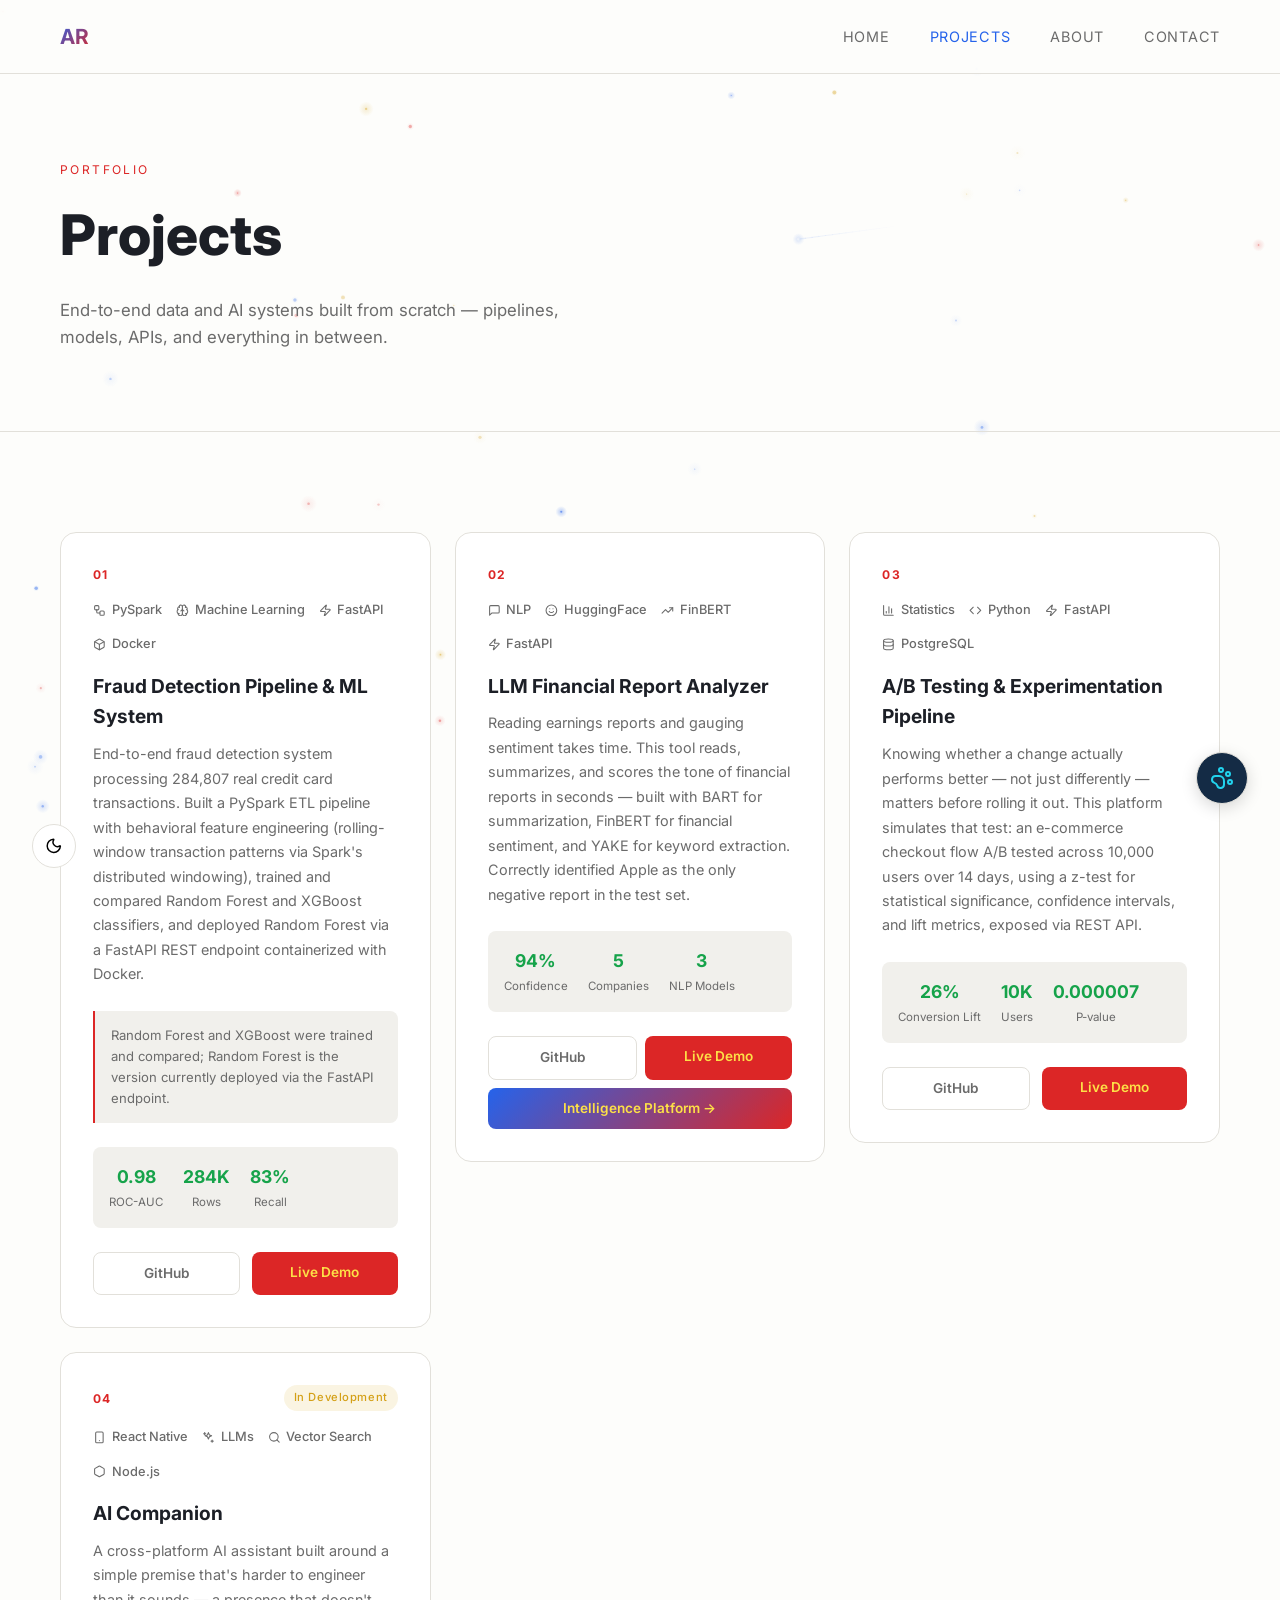
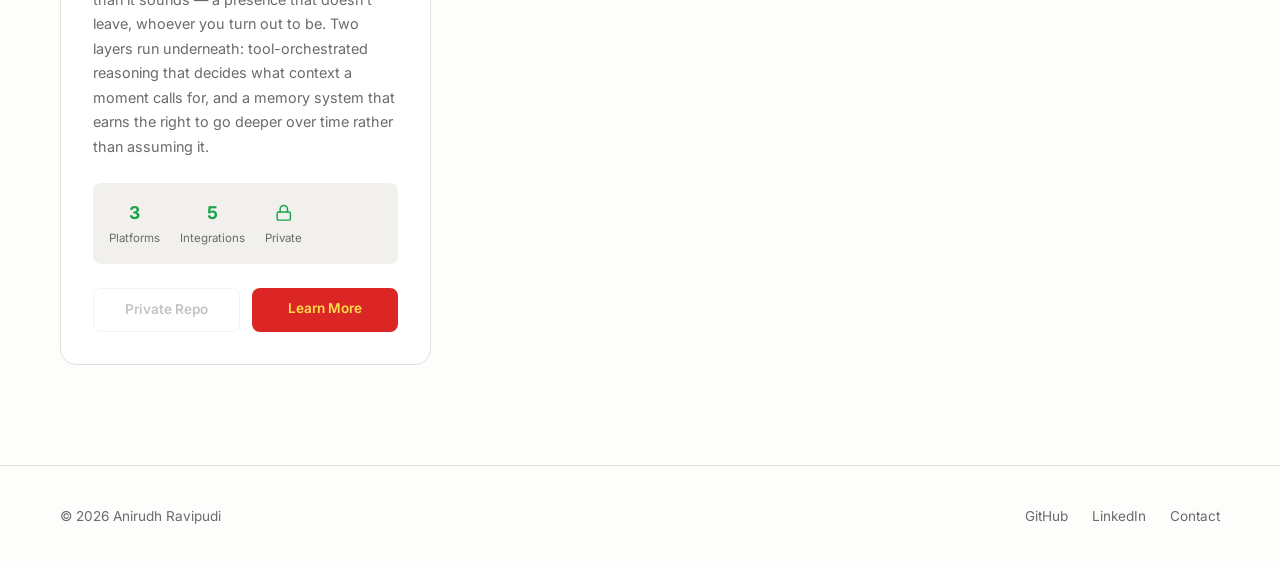
<file: projects.html>
<!DOCTYPE html>
<html lang="en">
<head>
  <meta charset="UTF-8">
  <meta name="viewport" content="width=device-width, initial-scale=1.0">
  <title>Projects — Anirudh Ravipudi</title>
  <link rel="stylesheet" href="css/style.css">
  <link rel="icon" type="image/svg+xml" href="favicon.svg">
  <link rel="preconnect" href="https://fonts.googleapis.com">
  <link href="https://fonts.googleapis.com/css2?family=Inter:wght@400;500;600;700;800&display=swap" rel="stylesheet">
</head>
<body>

  <canvas id="particles"></canvas>

  <!-- Navigation -->
  <nav>
    <div class="nav-logo">AR</div>
    <ul class="nav-links">
      <li><a href="index.html">Home</a></li>
      <li><a href="projects.html" class="active">Projects</a></li>
      <li><a href="about.html">About</a></li>
      <li><a href="contact.html">Contact</a></li>
    </ul>
  </nav>

  <!-- Page Header -->
  <div class="page-header">
    <div class="section-label">Portfolio</div>
    <h1>Projects</h1>
    <p>End-to-end data and AI systems built from scratch — pipelines, models, APIs, and everything in between.</p>
  </div>

  <!-- Projects -->
  <section>
    <div class="projects-grid">

      <!-- Project 1 -->
      <div class="project-card">
        <div class="project-card-header">
          <span class="project-number">01</span>
        </div>
        <div class="project-tags">
          <span class="tech-tag"><svg class="icon" xmlns="http://www.w3.org/2000/svg" viewBox="0 0 24 24" fill="none" stroke="currentColor" stroke-width="2" stroke-linecap="round" stroke-linejoin="round"><rect width="8" height="8" x="3" y="3" rx="2" /><path d="M7 11v4a2 2 0 0 0 2 2h4" /><rect width="8" height="8" x="13" y="13" rx="2" /></svg>PySpark</span>
          <span class="tech-tag"><svg class="icon" xmlns="http://www.w3.org/2000/svg" viewBox="0 0 24 24" fill="none" stroke="currentColor" stroke-width="2" stroke-linecap="round" stroke-linejoin="round"><path d="M12 18V5" /><path d="M15 13a4.17 4.17 0 0 1-3-4 4.17 4.17 0 0 1-3 4" /><path d="M17.598 6.5A3 3 0 1 0 12 5a3 3 0 1 0-5.598 1.5" /><path d="M17.997 5.125a4 4 0 0 1 2.526 5.77" /><path d="M18 18a4 4 0 0 0 2-7.464" /><path d="M19.967 17.483A4 4 0 1 1 12 18a4 4 0 1 1-7.967-.517" /><path d="M6 18a4 4 0 0 1-2-7.464" /><path d="M6.003 5.125a4 4 0 0 0-2.526 5.77" /></svg>Machine Learning</span>
          <span class="tech-tag"><svg class="icon" xmlns="http://www.w3.org/2000/svg" viewBox="0 0 24 24" fill="none" stroke="currentColor" stroke-width="2" stroke-linecap="round" stroke-linejoin="round"><path d="M4 14a1 1 0 0 1-.78-1.63l9.9-10.2a.5.5 0 0 1 .86.46l-1.92 6.02A1 1 0 0 0 13 10h7a1 1 0 0 1 .78 1.63l-9.9 10.2a.5.5 0 0 1-.86-.46l1.92-6.02A1 1 0 0 0 11 14z" /></svg>FastAPI</span>
          <span class="tech-tag"><svg class="icon" xmlns="http://www.w3.org/2000/svg" viewBox="0 0 24 24" fill="none" stroke="currentColor" stroke-width="2" stroke-linecap="round" stroke-linejoin="round"><path d="M21 8a2 2 0 0 0-1-1.73l-7-4a2 2 0 0 0-2 0l-7 4A2 2 0 0 0 3 8v8a2 2 0 0 0 1 1.73l7 4a2 2 0 0 0 2 0l7-4A2 2 0 0 0 21 16Z" /><path d="m3.3 7 8.7 5 8.7-5" /><path d="M12 22V12" /></svg>Docker</span>
        </div>
        <h3>Fraud Detection Pipeline & ML System</h3>
        <p>
          End-to-end fraud detection system processing 284,807 real credit card
          transactions. Built a PySpark ETL pipeline with behavioral feature
          engineering (rolling-window transaction patterns via Spark's distributed
          windowing), trained and compared Random Forest and XGBoost classifiers,
          and deployed Random Forest via a FastAPI REST endpoint containerized
          with Docker.
        </p>
        <div class="project-note">
          Random Forest and XGBoost were trained and compared; Random Forest is
          the version currently deployed via the FastAPI endpoint.
        </div>
        <div class="project-metrics">
          <div class="metric">
            <div class="metric-value">0.98</div>
            <div class="metric-label">ROC-AUC</div>
          </div>
          <div class="metric">
            <div class="metric-value">284K</div>
            <div class="metric-label">Rows</div>
          </div>
          <div class="metric">
            <div class="metric-value">83%</div>
            <div class="metric-label">Recall</div>
          </div>
        </div>
        <div class="project-links">
          <a href="https://github.com/anirudhcancode/fraud-detection-pipeline"
             target="_blank" class="project-link github">GitHub</a>
          <a href="fraud-demo.html" class="project-link demo">Live Demo</a>
        </div>
      </div>

      <!-- Project 2 -->
      <div class="project-card">
        <div class="project-card-header">
          <span class="project-number">02</span>
        </div>
        <div class="project-tags">
          <span class="tech-tag"><svg class="icon" xmlns="http://www.w3.org/2000/svg" viewBox="0 0 24 24" fill="none" stroke="currentColor" stroke-width="2" stroke-linecap="round" stroke-linejoin="round"><path d="M21 15a2 2 0 0 1-2 2H7l-4 4V5a2 2 0 0 1 2-2h14a2 2 0 0 1 2 2z" /></svg>NLP</span>
          <span class="tech-tag"><svg class="icon" xmlns="http://www.w3.org/2000/svg" viewBox="0 0 24 24" fill="none" stroke="currentColor" stroke-width="2" stroke-linecap="round" stroke-linejoin="round"><circle cx="12" cy="12" r="10" /><path d="M8 14s1.5 2 4 2 4-2 4-2" /><line x1="9" x2="9.01" y1="9" y2="9" /><line x1="15" x2="15.01" y1="9" y2="9" /></svg>HuggingFace</span>
          <span class="tech-tag"><svg class="icon" xmlns="http://www.w3.org/2000/svg" viewBox="0 0 24 24" fill="none" stroke="currentColor" stroke-width="2" stroke-linecap="round" stroke-linejoin="round"><polyline points="22 7 13.5 15.5 8.5 10.5 2 17" /><polyline points="16 7 22 7 22 13" /></svg>FinBERT</span>
          <span class="tech-tag"><svg class="icon" xmlns="http://www.w3.org/2000/svg" viewBox="0 0 24 24" fill="none" stroke="currentColor" stroke-width="2" stroke-linecap="round" stroke-linejoin="round"><path d="M4 14a1 1 0 0 1-.78-1.63l9.9-10.2a.5.5 0 0 1 .86.46l-1.92 6.02A1 1 0 0 0 13 10h7a1 1 0 0 1 .78 1.63l-9.9 10.2a.5.5 0 0 1-.86-.46l1.92-6.02A1 1 0 0 0 11 14z" /></svg>FastAPI</span>
        </div>
        <h3>LLM Financial Report Analyzer</h3>
        <p>
          Reading earnings reports and gauging sentiment takes time. This tool
          reads, summarizes, and scores the tone of financial reports in
          seconds — built with BART for summarization, FinBERT for financial
          sentiment, and YAKE for keyword extraction. Correctly identified
          Apple as the only negative report in the test set.
        </p>
        <div class="project-metrics">
          <div class="metric">
            <div class="metric-value">94%</div>
            <div class="metric-label">Confidence</div>
          </div>
          <div class="metric">
            <div class="metric-value">5</div>
            <div class="metric-label">Companies</div>
          </div>
          <div class="metric">
            <div class="metric-value">3</div>
            <div class="metric-label">NLP Models</div>
          </div>
        </div>
        <div class="project-links" style="flex-direction: column; gap: 8px;">
          <div style="display: flex; gap: 8px;">
            <a href="https://github.com/anirudhcancode/llm-financial-analyzer"
               target="_blank" class="project-link github">GitHub</a>
            <a href="llm-demo.html" class="project-link demo">Live Demo</a>
          </div>
          <a href="llm-intelligence-demo.html" class="project-link demo"
             style="text-align: center; background: linear-gradient(135deg, #2563eb, #dc2626); color: #fde047;">
            Intelligence Platform →
          </a>
        </div>
      </div>

      <!-- Project 3 -->
      <div class="project-card">
        <div class="project-card-header">
          <span class="project-number">03</span>
        </div>
        <div class="project-tags">
          <span class="tech-tag"><svg class="icon" xmlns="http://www.w3.org/2000/svg" viewBox="0 0 24 24" fill="none" stroke="currentColor" stroke-width="2" stroke-linecap="round" stroke-linejoin="round"><path d="M3 3v16a2 2 0 0 0 2 2h16" /><path d="M18 17V9" /><path d="M13 17V5" /><path d="M8 17v-3" /></svg>Statistics</span>
          <span class="tech-tag"><svg class="icon" xmlns="http://www.w3.org/2000/svg" viewBox="0 0 24 24" fill="none" stroke="currentColor" stroke-width="2" stroke-linecap="round" stroke-linejoin="round"><path d="m16 18 6-6-6-6" /><path d="m8 6-6 6 6 6" /></svg>Python</span>
          <span class="tech-tag"><svg class="icon" xmlns="http://www.w3.org/2000/svg" viewBox="0 0 24 24" fill="none" stroke="currentColor" stroke-width="2" stroke-linecap="round" stroke-linejoin="round"><path d="M4 14a1 1 0 0 1-.78-1.63l9.9-10.2a.5.5 0 0 1 .86.46l-1.92 6.02A1 1 0 0 0 13 10h7a1 1 0 0 1 .78 1.63l-9.9 10.2a.5.5 0 0 1-.86-.46l1.92-6.02A1 1 0 0 0 11 14z" /></svg>FastAPI</span>
          <span class="tech-tag"><svg class="icon" xmlns="http://www.w3.org/2000/svg" viewBox="0 0 24 24" fill="none" stroke="currentColor" stroke-width="2" stroke-linecap="round" stroke-linejoin="round"><ellipse cx="12" cy="5" rx="9" ry="3" /><path d="M3 5V19A9 3 0 0 0 21 19V5" /><path d="M3 12A9 3 0 0 0 21 12" /></svg>PostgreSQL</span>
        </div>
        <h3>A/B Testing & Experimentation Pipeline</h3>
        <p>
          Knowing whether a change actually performs better — not just
          differently — matters before rolling it out. This platform
          simulates that test: an e-commerce checkout flow A/B tested across
          10,000 users over 14 days, using a z-test for statistical
          significance, confidence intervals, and lift metrics, exposed via
          REST API.
        </p>
        <div class="project-metrics">
          <div class="metric">
            <div class="metric-value">26%</div>
            <div class="metric-label">Conversion Lift</div>
          </div>
          <div class="metric">
            <div class="metric-value">10K</div>
            <div class="metric-label">Users</div>
          </div>
          <div class="metric">
            <div class="metric-value">0.000007</div>
            <div class="metric-label">P-value</div>
          </div>
        </div>
        <div class="project-links">
          <a href="https://github.com/anirudhcancode/ab-testing-pipeline"
             target="_blank" class="project-link github">GitHub</a>
          <a href="ab-demo.html" class="project-link demo">Live Demo</a>
        </div>
      </div>

      <!-- Project 4 -->
      <div class="project-card">
        <div class="project-card-header">
          <span class="project-number">04</span>
          <span class="tag tag-yellow" style="font-size: 0.7rem;">In Development</span>
        </div>
        <div class="project-tags">
          <span class="tech-tag"><svg class="icon" xmlns="http://www.w3.org/2000/svg" viewBox="0 0 24 24" fill="none" stroke="currentColor" stroke-width="2" stroke-linecap="round" stroke-linejoin="round"><rect width="14" height="20" x="5" y="2" rx="2" ry="2" /><path d="M12 18h.01" /></svg>React Native</span>
          <span class="tech-tag"><svg class="icon" xmlns="http://www.w3.org/2000/svg" viewBox="0 0 24 24" fill="none" stroke="currentColor" stroke-width="2" stroke-linecap="round" stroke-linejoin="round"><path d="m12 3-1.9 4.4L6 9l4.1 1.9L12 15l1.9-4.1L18 9l-4.1-1.6z" /><path d="M5 3v4" /><path d="M19 17v4" /><path d="M3 5h4" /><path d="M17 19h4" /></svg>LLMs</span>
          <span class="tech-tag"><svg class="icon" xmlns="http://www.w3.org/2000/svg" viewBox="0 0 24 24" fill="none" stroke="currentColor" stroke-width="2" stroke-linecap="round" stroke-linejoin="round"><circle cx="11" cy="11" r="8" /><path d="m21 21-4.3-4.3" /></svg>Vector Search</span>
          <span class="tech-tag"><svg class="icon" xmlns="http://www.w3.org/2000/svg" viewBox="0 0 24 24" fill="none" stroke="currentColor" stroke-width="2" stroke-linecap="round" stroke-linejoin="round"><path d="M21 16V8a2 2 0 0 0-1-1.73l-7-4a2 2 0 0 0-2 0l-7 4A2 2 0 0 0 3 8v8a2 2 0 0 0 1 1.73l7 4a2 2 0 0 0 2 0l7-4A2 2 0 0 0 21 16Z" /></svg>Node.js</span>
        </div>
        <h3>AI Companion</h3>
        <p>
          A cross-platform AI assistant built around a simple premise that's harder
          to engineer than it sounds — a presence that doesn't leave, whoever you
          turn out to be. Two layers run underneath: tool-orchestrated reasoning that
          decides what context a moment calls for, and a memory system that earns
          the right to go deeper over time rather than assuming it.
        </p>
        <div class="project-metrics">
          <div class="metric">
            <div class="metric-value">3</div>
            <div class="metric-label">Platforms</div>
          </div>
          <div class="metric">
            <div class="metric-value">5</div>
            <div class="metric-label">Integrations</div>
          </div>
          <div class="metric">
            <div class="metric-value"><svg class="icon" xmlns="http://www.w3.org/2000/svg" viewBox="0 0 24 24" fill="none" stroke="currentColor" stroke-width="2" stroke-linecap="round" stroke-linejoin="round" ><rect width="18" height="11" x="3" y="11" rx="2" ry="2" /><path d="M7 11V7a5 5 0 0 1 10 0v4" /></svg></div>
            <div class="metric-label">Private</div>
          </div>
        </div>
        <div class="project-links">
          <a href="#" class="project-link github" style="opacity: 0.4; cursor: default;">Private Repo</a>
          <a href="ai-companion-demo.html" class="project-link demo">Learn More</a>
        </div>
      </div>

    </div>
  </section>

  <!-- Footer -->
  <footer>
    <div class="footer-left">© 2026 Anirudh Ravipudi</div>
    <div class="footer-links">
      <a href="https://github.com/anirudhcancode" target="_blank">GitHub</a>
      <a href="https://linkedin.com/in/anirudhravipudi" target="_blank">LinkedIn</a>
      <a href="contact.html">Contact</a>
    </div>
  </footer>

  <script src="js/main.js"></script>
  <script src="js/chatbot.js"></script>
  <script src="js/projects.js"></script>
</body>
</html>
</file>
<file: css/style.css>
/* ── Reset & Base ── */
* {
  margin: 0;
  padding: 0;
  box-sizing: border-box;
}

:root {
  --bg: #fdfdfb;
  --bg2: #f7f6f3;
  --bg3: #f1f0ec;
  --text: #1c1f26;
  --text-muted: #6b6b6b;
  --accent1: #dc2626;
  --accent2: #2563eb;
  --accent3: #16a34a;
  --accent4: #d4a017;
  --border: #e2e0da;
  --card: #ffffff;
}

html {
  scroll-behavior: smooth;
}

body {
  background: var(--bg);
  color: var(--text);
  font-family: 'Inter', 'Segoe UI', sans-serif;
  font-size: 16px;
  line-height: 1.6;
}

a {
  color: inherit;
  text-decoration: none;
}

/* ── Particle canvas ── */
#particles {
  position: fixed;
  top: 0;
  left: 0;
  width: 100%;
  height: 100%;
  z-index: -1;
  pointer-events: none;
}

/* ── Navigation ── */
nav {
  position: fixed;
  top: 0;
  left: 0;
  right: 0;
  z-index: 100;
  display: flex;
  align-items: center;
  justify-content: space-between;
  padding: 20px 60px;
  background: rgba(253, 253, 251, 0.88);
  backdrop-filter: blur(12px);
  border-bottom: 1px solid var(--border);
}

.nav-logo {
  font-size: 1.3rem;
  font-weight: 700;
  background: linear-gradient(135deg, var(--accent2), var(--accent1));
  -webkit-background-clip: text;
  -webkit-text-fill-color: transparent;
  background-clip: text;
}

.nav-links {
  display: flex;
  gap: 40px;
  list-style: none;
}

.nav-links a {
  font-size: 0.9rem;
  color: var(--text-muted);
  transition: color 0.2s;
  letter-spacing: 0.05em;
  text-transform: uppercase;
}

.nav-links a:hover,
.nav-links a.active {
  color: var(--accent2);
}

/* ── Hero ── */
.hero {
  min-height: 100vh;
  display: flex;
  flex-direction: column;
  justify-content: center;
  align-items: flex-start;
  padding: 0 60px;
  position: relative;
  overflow: hidden;
}

.hero-content {
  display: flex;
  align-items: center;
  gap: 60px;
  width: 100%;
  margin-bottom: 44px;
}

.hero-content .terminal {
  flex: 0 1 700px;
  min-width: 0;
  margin-bottom: 0;
}

.hero-right {
  flex: 1;
  min-width: 0;
}

@media (max-width: 1024px) {
  .hero-content {
    flex-direction: column;
    align-items: flex-start;
  }
  .hero-content .terminal {
    width: 100%;
    /* In row layout (desktop) this 700px flex-basis sizes the terminal's
       width. Once flex-direction flips to column here, the same flex-basis
       applies to height instead, silently capping the terminal well short
       of its content and clipping the rest via .terminal's overflow:
       hidden -- with no way to reach it, since nothing scrolls that box.
       Reset it to a natural, content-sized height. */
    flex: none;
    max-height: none;
    overflow: visible;
  }
  .hero-right {
    width: 100%;
  }
}

.hero::before {
  content: '';
  position: absolute;
  top: -200px;
  right: -200px;
  width: 600px;
  height: 600px;
  background: radial-gradient(circle, rgba(37, 99, 235, 0.07) 0%, transparent 70%);
  pointer-events: none;
}

.hero::after {
  content: '';
  position: absolute;
  bottom: -100px;
  left: -100px;
  width: 400px;
  height: 400px;
  background: radial-gradient(circle, rgba(220, 38, 38, 0.06) 0%, transparent 70%);
  pointer-events: none;
}

/* ── Gradient name (reuses the site's blue-to-red hero gradient) ── */
.name-highlight {
  position: relative;
  z-index: 0;
  display: inline-block;
}

.name-highlight::before {
  content: '';
  position: absolute;
  top: 0.32em;
  bottom: 0.28em;
  left: -0.15em;
  right: -0.15em;
  background: #fff59d;
  border-radius: 3px;
  transform: rotate(-1.5deg);
  z-index: -1;
}

.gradient-name {
  position: relative;
  z-index: 1;
  background: linear-gradient(135deg, var(--accent2) 0%, #7c5ba0 50%, var(--accent1) 100%);
  -webkit-background-clip: text;
  -webkit-text-fill-color: transparent;
  background-clip: text;
  animation: glow-pulse 3s ease-in-out infinite;
  text-shadow: 0 1px 2px rgba(0, 0, 0, 0.35);
}

/* ── Blinking cursor ── */
.cursor {
  animation: blink 1s infinite;
  font-weight: 300;
  color: var(--accent1);
}

@keyframes blink {
  0%, 100% { opacity: 1; }
  50% { opacity: 0; }
}

/* ── Glow pulse ── */
@keyframes glow-pulse {
  0%, 100% {
    filter: drop-shadow(0 0 6px rgba(37, 99, 235, 0.25));
  }
  50% {
    filter: drop-shadow(0 0 16px rgba(220, 38, 38, 0.3));
  }
}

/* ── Terminal hero ── */
.terminal {
  width: 100%;
  max-width: 700px;
  background: #0d1117;
  border-radius: 12px;
  overflow: hidden;
  box-shadow: 0 20px 60px rgba(0, 0, 0, 0.35);
  margin-bottom: 44px;
}

.terminal-chrome {
  display: flex;
  align-items: center;
  gap: 8px;
  padding: 14px 16px;
  background: #161b22;
  border-bottom: 1px solid rgba(255, 255, 255, 0.06);
}

.terminal-dot {
  width: 12px;
  height: 12px;
  border-radius: 50%;
  display: inline-block;
}

.terminal-dot.dot-red { background: #ff5f56; }
.terminal-dot.dot-yellow { background: #ffbd2e; }
.terminal-dot.dot-green { background: #27c93f; }

.terminal-body {
  padding: 28px;
  font-family: 'SF Mono', Monaco, 'Cascadia Code', 'Courier New', monospace;
  font-size: 0.92rem;
  line-height: 1.75;
}

.term-line {
  display: flex;
  gap: 10px;
}

.term-prompt {
  color: #4ade80;
  flex-shrink: 0;
}

.term-cmd {
  color: #e6edf3;
  font-weight: 600;
}

.term-output {
  color: #9ca3af;
  white-space: pre-line;
  margin: 6px 0 18px;
  opacity: 0;
  transition: opacity 0.35s ease;
}

.term-output.visible {
  opacity: 1;
}

.term-output.success {
  color: #4ade80;
}

.terminal .cursor {
  color: #e6edf3;
}

#term-final-line {
  opacity: 0;
  transition: opacity 0.4s ease;
}

@media (max-width: 768px) {
  .terminal-body {
    padding: 20px;
    font-size: 0.82rem;
  }
}

/* ── Terminal contact form (reuses .terminal / .terminal-chrome / .terminal-body) ── */
.term-form {
  margin-top: 18px;
  opacity: 0;
}

.term-field {
  margin-bottom: 22px;
}

.term-field-label {
  display: block;
  color: #9ca3af;
  margin-bottom: 8px;
  cursor: text;
}

.term-input {
  display: block;
  width: 100%;
  background: transparent;
  border: none;
  border-bottom: 1px solid rgba(255, 255, 255, 0.16);
  color: #e6edf3;
  font-family: inherit;
  font-size: inherit;
  line-height: inherit;
  padding: 6px 2px;
  outline: none;
  transition: border-color 0.2s;
}

.term-input::placeholder {
  color: #4b5563;
}

.term-input:focus {
  border-bottom-color: #4ade80;
}

.term-textarea {
  border: 1px solid rgba(255, 255, 255, 0.16);
  border-radius: 6px;
  padding: 10px 12px;
  resize: vertical;
  min-height: 100px;
}

.term-textarea:focus {
  border-color: #4ade80;
  border-bottom-color: #4ade80;
}

.term-submit {
  display: inline-flex;
  align-items: center;
  gap: 8px;
  background: transparent;
  border: 1px solid rgba(255, 255, 255, 0.2);
  border-radius: 6px;
  color: #e6edf3;
  font-family: inherit;
  font-size: inherit;
  font-weight: 600;
  padding: 10px 22px;
  margin-top: 4px;
  cursor: pointer;
  transition: border-color 0.2s, background 0.2s;
}

.term-submit:hover,
.term-submit:focus-visible {
  border-color: #4ade80;
  background: rgba(74, 222, 128, 0.1);
}

.term-submit .term-prompt {
  color: #4ade80;
}

.hero-btns {
  display: flex;
  gap: 16px;
  flex-wrap: wrap;
}

.btn-primary {
  padding: 14px 32px;
  background: var(--accent1);
  color: #fde047;
  border-radius: 8px;
  font-weight: 600;
  font-size: 0.95rem;
  transition: opacity 0.2s, transform 0.2s;
  border: none;
  cursor: pointer;
}

.btn-primary:hover {
  opacity: 0.9;
  transform: translateY(-2px);
}

.btn-secondary {
  padding: 14px 32px;
  background: transparent;
  color: var(--text);
  border-radius: 8px;
  font-weight: 600;
  font-size: 0.95rem;
  border: 1px solid var(--border);
  transition: border-color 0.2s, transform 0.2s;
  cursor: pointer;
}

.btn-secondary:hover {
  border-color: var(--accent2);
  transform: translateY(-2px);
}

/* ── Section ── */
section {
  padding: 100px 60px;
}

.section-label {
  font-size: 0.75rem;
  letter-spacing: 0.2em;
  text-transform: uppercase;
  color: var(--accent1);
  margin-bottom: 12px;
}

.section-title {
  font-size: clamp(1.8rem, 4vw, 2.8rem);
  font-weight: 700;
  margin-bottom: 16px;
  line-height: 1.2;
}

.section-sub {
  color: var(--text-muted);
  font-size: 1.05rem;
  max-width: 560px;
  margin-bottom: 60px;
}

/* ── Line icons (Lucide, inlined — replaces emoji icons) ── */
.icon {
  width: 1em;
  height: 1em;
  stroke: currentColor;
  vertical-align: -0.15em;
  flex-shrink: 0;
}

/* ── Skills Grid ── */
.skills-grid {
  display: grid;
  grid-template-columns: repeat(auto-fill, minmax(280px, 1fr));
  gap: 20px;
}

.skill-card {
  background: var(--card);
  border: 1px solid var(--border);
  border-radius: 12px;
  padding: 28px;
  transition: border-color 0.2s, transform 0.2s, box-shadow 0.2s;
}

.skill-card:hover {
  border-color: var(--accent2);
  transform: translateY(-4px);
  box-shadow: 0 4px 20px rgba(37, 99, 235, 0.08);
}

.skill-card-icon {
  font-size: 1.8rem;
  margin-bottom: 14px;
}

.skill-card h3 {
  font-size: 1rem;
  font-weight: 600;
  margin-bottom: 10px;
  color: var(--text);
}

.skill-card p {
  font-size: 0.88rem;
  color: var(--text-muted);
  line-height: 1.6;
}

/* ── Project Cards ── */
.projects-grid {
  display: grid;
  grid-template-columns: repeat(auto-fit, minmax(320px, 1fr));
  gap: 24px;
  align-items: start;
}

.project-card {
  background: var(--card);
  border: 1px solid var(--border);
  border-radius: 16px;
  padding: 32px;
  transition: border-color 0.2s, transform 0.2s, box-shadow 0.2s;
  display: flex;
  flex-direction: column;
}

.project-card:hover {
  border-color: var(--accent1);
  transform: translateY(-6px);
  box-shadow: 0 6px 24px rgba(220, 38, 38, 0.1);
}

.project-card-header {
  display: flex;
  align-items: center;
  justify-content: space-between;
  margin-bottom: 16px;
}

.project-number {
  font-size: 0.75rem;
  color: var(--accent1);
  font-weight: 700;
  letter-spacing: 0.1em;
}

.project-tags {
  display: flex;
  gap: 14px;
  flex-wrap: wrap;
  margin-bottom: 16px;
}

.tech-tag {
  display: inline-flex;
  align-items: center;
  gap: 6px;
  font-size: 0.8rem;
  font-weight: 500;
  color: var(--text-muted);
}

.tag {
  font-size: 0.72rem;
  padding: 4px 10px;
  border-radius: 100px;
  font-weight: 500;
  letter-spacing: 0.05em;
}

.tag-orange { background: rgba(220, 38, 38, 0.1); color: var(--accent1); }
.tag-purple { background: rgba(124, 91, 160, 0.12); color: #7c5ba0; }
.tag-green  { background: rgba(22, 163, 74, 0.1);  color: var(--accent3); }
.tag-yellow { background: rgba(212, 160, 23, 0.12); color: var(--accent4); }

.project-card h3 {
  font-size: 1.2rem;
  font-weight: 700;
  margin-bottom: 10px;
}

.project-card p {
  font-size: 0.9rem;
  color: var(--text-muted);
  line-height: 1.7;
  margin-bottom: 24px;
}

.project-metrics {
  display: flex;
  gap: 20px;
  margin-bottom: 24px;
  padding: 16px;
  background: var(--bg3);
  border-radius: 8px;
}

.metric {
  text-align: center;
}

.metric-value {
  font-size: 1.1rem;
  font-weight: 700;
  color: var(--accent3);
}

.metric-label {
  font-size: 0.72rem;
  color: var(--text-muted);
  margin-top: 2px;
}

.project-note {
  font-size: 0.82rem;
  color: var(--text-muted);
  line-height: 1.6;
  padding: 14px 16px;
  border-left: 2px solid var(--accent1);
  background: var(--bg3);
  border-radius: 0 8px 8px 0;
  margin-bottom: 24px;
}

.project-links {
  display: flex;
  gap: 12px;
  margin-top: auto;
}

.project-link {
  flex: 1;
  text-align: center;
  padding: 10px;
  border-radius: 8px;
  font-size: 0.85rem;
  font-weight: 600;
  transition: all 0.2s;
}

.project-link.github {
  border: 1px solid var(--border);
  color: var(--text-muted);
}

.project-link.github:hover {
  border-color: var(--accent2);
  color: var(--accent2);
}

.project-link.demo {
  background: var(--accent1);
  color: #fde047;
}

.project-link.demo:hover {
  opacity: 0.88;
}

/* ── Stats Bar ── */
.stats-bar {
  display: flex;
  gap: 0;
  background: var(--card);
  border: 1px solid var(--border);
  border-radius: 16px;
  overflow: hidden;
  margin-bottom: 80px;
}

.stat-item {
  flex: 1;
  padding: 32px;
  text-align: center;
  border-right: 1px solid var(--border);
}

.stat-item:last-child {
  border-right: none;
}

.stat-value {
  font-size: 2rem;
  font-weight: 800;
  background: linear-gradient(135deg, var(--accent2), var(--accent1));
  -webkit-background-clip: text;
  -webkit-text-fill-color: transparent;
  background-clip: text;
}

.stat-label {
  font-size: 0.82rem;
  color: var(--text-muted);
  margin-top: 4px;
}

/* ── At a Glance stat rotator (homepage only — .stats-bar/.stat-item stay
   untouched since other pages reuse them as a static row) ── */
.stats-rotator {
  position: relative;
  height: 170px;
  margin-bottom: 0;
}

.stat-rotator-item {
  position: absolute;
  top: 50%;
  left: 50%;
  display: flex;
  flex-direction: column;
  align-items: center;
  gap: 8px;
  transform: translate(-50%, calc(-50% + 20px));
  opacity: 0;
  transition: transform 350ms ease, opacity 350ms ease;
  pointer-events: none;
}

.stat-rotator-item.is-active {
  transform: translate(-50%, -50%);
  opacity: 1;
  pointer-events: auto;
}

.stat-rotator-item.is-leaving {
  transform: translate(-50%, calc(-50% - 20px));
  opacity: 0;
}

.stat-rotator-item .icon {
  width: 26px;
  height: 26px;
  color: var(--text-muted);
}

.stat-number {
  font-size: 76px;
  font-weight: 800;
  line-height: 1;
  background: linear-gradient(135deg, var(--accent2), var(--accent1));
  -webkit-background-clip: text;
  -webkit-text-fill-color: transparent;
  background-clip: text;
}

.stat-rotator-label {
  font-size: 15px;
  font-weight: 600;
  text-transform: uppercase;
  letter-spacing: 0.08em;
  color: var(--text-muted);
  white-space: nowrap;
}

@media (prefers-reduced-motion: reduce) {
  .stat-rotator-item,
  .stat-rotator-item.is-active,
  .stat-rotator-item.is-leaving {
    transform: translate(-50%, -50%);
    transition: opacity 350ms ease;
  }
}

@media (max-width: 1024px) {
  .stats-rotator {
    margin-bottom: 80px;
  }
}

@media (max-width: 768px) {
  .stats-rotator {
    height: 110px;
  }
  .stat-number {
    font-size: 44px;
  }
  .stat-rotator-label {
    font-size: 11px;
  }
  .stat-rotator-item .icon {
    width: 20px;
    height: 20px;
  }
}

/* ── Footer ── */
footer {
  padding: 40px 60px;
  border-top: 1px solid var(--border);
  display: flex;
  align-items: center;
  justify-content: space-between;
}

.footer-left {
  font-size: 0.85rem;
  color: var(--text-muted);
}

.footer-links {
  display: flex;
  gap: 24px;
}

.footer-links a {
  font-size: 0.85rem;
  color: var(--text-muted);
  transition: color 0.2s;
}

.footer-links a:hover {
  color: var(--accent1);
}

/* ── Page Header ── */
.page-header {
  padding: 160px 60px 80px;
  border-bottom: 1px solid var(--border);
}

.page-header h1 {
  font-size: clamp(2rem, 5vw, 3.5rem);
  font-weight: 800;
  margin-bottom: 16px;
}

.page-header p {
  color: var(--text-muted);
  font-size: 1.05rem;
  max-width: 500px;
}

/* ── Contact Form ── */
.contact-grid {
  display: grid;
  grid-template-columns: 1fr 1fr;
  gap: 60px;
  align-items: start;
}

.contact-info h2 {
  font-size: 1.5rem;
  font-weight: 700;
  margin-bottom: 16px;
}

.contact-info p {
  color: var(--text-muted);
  margin-bottom: 32px;
  line-height: 1.8;
}

.contact-item {
  display: flex;
  align-items: center;
  gap: 12px;
  margin-bottom: 16px;
  font-size: 0.9rem;
}

.contact-item-icon {
  width: 36px;
  height: 36px;
  background: var(--bg3);
  border-radius: 8px;
  display: flex;
  align-items: center;
  justify-content: center;
  font-size: 1rem;
}

.form-group {
  margin-bottom: 20px;
}

.form-group label {
  display: block;
  font-size: 0.85rem;
  color: var(--text-muted);
  margin-bottom: 8px;
  letter-spacing: 0.05em;
}

.form-group input,
.form-group textarea {
  width: 100%;
  padding: 14px 16px;
  background: var(--bg3);
  border: 1px solid var(--border);
  border-radius: 8px;
  color: var(--text);
  font-size: 0.95rem;
  font-family: inherit;
  transition: border-color 0.2s;
  outline: none;
}

.form-group input:focus,
.form-group textarea:focus {
  border-color: var(--accent2);
}

.form-group textarea {
  resize: vertical;
  min-height: 140px;
}

/* ── About ── */
.about-grid {
  display: grid;
  grid-template-columns: 1fr 1fr;
  gap: 80px;
  align-items: start;
}

.about-text h2 {
  font-size: 1.8rem;
  font-weight: 700;
  margin-bottom: 20px;
}

.about-text p {
  color: var(--text-muted);
  margin-bottom: 16px;
  line-height: 1.8;
}

.timeline {
  position: relative;
  padding-left: 24px;
}

.timeline::before {
  content: '';
  position: absolute;
  left: 0;
  top: 8px;
  bottom: 0;
  width: 1px;
  background: var(--border);
}

.timeline-item {
  position: relative;
  margin-bottom: 32px;
}

.timeline-item::before {
  content: '';
  position: absolute;
  left: -28px;
  top: 8px;
  width: 8px;
  height: 8px;
  border-radius: 50%;
  background: var(--accent1);
}

.timeline-date {
  font-size: 0.78rem;
  color: var(--accent1);
  font-weight: 600;
  letter-spacing: 0.1em;
  margin-bottom: 6px;
}

.timeline-title {
  font-size: 1rem;
  font-weight: 600;
  margin-bottom: 4px;
}

.timeline-sub {
  font-size: 0.88rem;
  color: var(--text-muted);
}

.timeline-desc {
  font-size: 0.85rem;
  color: var(--text-muted);
  line-height: 1.6;
  margin-top: 8px;
}

/* ── Responsive ── */
@media (max-width: 768px) {
  nav { padding: 16px 24px; }
  .nav-links { gap: 20px; }
  .hero { padding: 0 24px; }
  section { padding: 60px 24px; }
  .contact-grid { grid-template-columns: 1fr; }
  .about-grid { grid-template-columns: 1fr; }
  .stats-bar { flex-direction: column; }
  .stat-item { border-right: none; border-bottom: 1px solid var(--border); }
  footer { flex-direction: column; gap: 16px; text-align: center; }
  .page-header { padding: 120px 24px 60px; }
  .skills-progress { padding: 0; }
}

/* ── Back to top button ── */
.back-to-top {
  position: fixed;
  bottom: 32px;
  right: 32px;
  width: 44px;
  height: 44px;
  border-radius: 50%;
  background: var(--accent1);
  color: #fde047;
  border: none;
  font-size: 1.2rem;
  cursor: pointer;
  opacity: 0;
  transform: translateY(20px);
  transition: opacity 0.3s, transform 0.3s;
  z-index: 200;
}

.back-to-top.visible {
  opacity: 1;
  transform: translateY(0);
}

/* ── Theme toggle button ── */
.theme-toggle {
  position: fixed;
  bottom: 32px;
  left: 32px;
  width: 44px;
  height: 44px;
  border-radius: 50%;
  background: var(--card);
  border: 1px solid var(--border);
  font-size: 1.1rem;
  cursor: pointer;
  z-index: 200;
  transition: border-color 0.2s, transform 0.2s;
}

.theme-toggle:hover {
  border-color: var(--accent2);
  transform: scale(1.1);
}

/* ── Dark mode (navy suit) ── */
body.light-mode {
  --bg: #0d1b2e;
  --bg2: #102238;
  --bg3: #142b45;
  --text: #eef2f7;
  --text-muted: #8b9bb0;
  --accent1: #ef4444;
  --accent2: #3b82f6;
  --accent3: #4ade80;
  --accent4: #e0b339;
  --border: #1f3a5a;
  --card: #112540;
}

body.light-mode nav {
  background: rgba(13, 27, 46, 0.88);
}

body.light-mode .btn-primary,
body.light-mode .project-link.demo,
body.light-mode .back-to-top {
  color: #fff7d6;
}

/* ── Skills progress bars ── */
.skills-progress {
  margin-top: 48px;
  padding: 0 60px;
}

.progress-item {
  margin-bottom: 24px;
}

.progress-label {
  display: flex;
  justify-content: space-between;
  font-size: 0.9rem;
  margin-bottom: 10px;
  color: var(--text);
  font-weight: 500;
}

.progress-label span:last-child {
  color: var(--accent1);
  font-size: 0.8rem;
}

.progress-bar {
  height: 8px;
  background: var(--bg3);
  border-radius: 100px;
  overflow: hidden;
  border: 1px solid var(--border);
}

.progress-fill {
  height: 100%;
  border-radius: 100px;
  background: linear-gradient(135deg, var(--accent2), var(--accent1));
  transition: width 1.2s ease;
}

/* ── Krypto chatbot widget (site-wide, self-injected via js/chatbot.js) ── */
.krypto-launcher {
  position: fixed;
  bottom: 96px;
  right: 32px;
  width: 52px;
  height: 52px;
  border-radius: 50%;
  background: #142b45;
  border: 1px solid var(--border);
  display: flex;
  align-items: center;
  justify-content: center;
  cursor: pointer;
  z-index: 300;
  box-shadow: 0 4px 16px rgba(0, 0, 0, 0.15);
  transition: transform 0.2s, box-shadow 0.2s;
}

body.light-mode .krypto-launcher {
  background: #f1f0ec;
}

.krypto-launcher:hover {
  transform: scale(1.08);
  box-shadow: 0 6px 20px rgba(0, 0, 0, 0.2);
}

.krypto-launcher .icon {
  width: 24px;
  height: 24px;
  color: #22d3ee;
  animation: krypto-glow-pulse 2.6s ease-in-out infinite;
}

@keyframes krypto-glow-pulse {
  0%, 100% {
    filter: drop-shadow(0 0 2px rgba(34, 211, 238, 0.55)) drop-shadow(0 0 5px rgba(34, 211, 238, 0.3));
  }
  50% {
    filter: drop-shadow(0 0 6px rgba(34, 211, 238, 0.95)) drop-shadow(0 0 13px rgba(34, 211, 238, 0.55));
  }
}

.krypto-launcher::after {
  content: '';
  position: absolute;
  inset: 0;
  border-radius: 50%;
  pointer-events: none;
  animation: krypto-outer-glow-pulse 2.6s ease-in-out infinite;
}

@keyframes krypto-outer-glow-pulse {
  0%, 100% {
    box-shadow: 0 0 8px 0px rgba(239, 68, 68, 0.25);
  }
  50% {
    box-shadow: 0 0 16px 2px rgba(239, 68, 68, 0.45);
  }
}

@media (prefers-reduced-motion: reduce) {
  .krypto-launcher .icon {
    animation: none;
    filter: drop-shadow(0 0 4px rgba(34, 211, 238, 0.7));
  }

  .krypto-launcher::after {
    animation: none;
    box-shadow: 0 0 10px 1px rgba(239, 68, 68, 0.3);
  }
}

.krypto-teaser {
  position: fixed;
  bottom: 158px;
  right: 24px;
  max-width: 210px;
  background: var(--card);
  color: var(--text);
  border: 1px solid var(--border);
  border-radius: 12px;
  padding: 10px 14px;
  font-size: 0.82rem;
  line-height: 1.45;
  box-shadow: 0 10px 28px rgba(0, 0, 0, 0.18);
  z-index: 299;
  opacity: 0;
  transform: translateY(8px);
  pointer-events: none;
  transition: opacity 0.25s ease, transform 0.25s ease;
}

.krypto-teaser.is-visible {
  opacity: 1;
  transform: translateY(0);
  pointer-events: auto;
}

.krypto-teaser::after {
  content: '';
  position: absolute;
  bottom: -7px;
  right: 26px;
  width: 13px;
  height: 13px;
  background: var(--card);
  border-right: 1px solid var(--border);
  border-bottom: 1px solid var(--border);
  transform: rotate(45deg);
}

.krypto-hover-tip {
  position: fixed;
  bottom: 154px;
  right: 24px;
  background: var(--card);
  color: var(--text);
  border: 1px solid var(--border);
  border-radius: 8px;
  padding: 4px 10px;
  font-size: 0.76rem;
  font-weight: 600;
  white-space: nowrap;
  box-shadow: 0 6px 16px rgba(0, 0, 0, 0.16);
  z-index: 298;
  opacity: 0;
  transform: translateY(4px) scale(0.92);
  transform-origin: bottom right;
  pointer-events: none;
  transition: opacity 0.18s ease, transform 0.18s ease;
}

.krypto-hover-tip.is-visible {
  opacity: 1;
  transform: translateY(0) scale(1);
}

.krypto-hover-tip::after {
  content: '';
  position: absolute;
  bottom: -5px;
  right: 22px;
  width: 10px;
  height: 10px;
  background: var(--card);
  border-right: 1px solid var(--border);
  border-bottom: 1px solid var(--border);
  transform: rotate(45deg);
}

@media (prefers-reduced-motion: reduce) {
  .krypto-hover-tip {
    transition: opacity 0.01ms;
    transform: none;
  }

  .krypto-hover-tip.is-visible {
    transform: none;
  }
}

.krypto-launcher-badge {
  position: absolute;
  top: -2px;
  right: -2px;
  width: 16px;
  height: 16px;
  border-radius: 50%;
  background: var(--accent3);
  border: 2px solid var(--bg);
}

.krypto-panel {
  position: fixed;
  bottom: 168px;
  right: 32px;
  width: 360px;
  max-width: calc(100vw - 32px);
  height: 480px;
  max-height: calc(100vh - 200px);
  background: var(--card);
  border: 1px solid var(--border);
  border-radius: 16px;
  box-shadow: 0 20px 60px rgba(0, 0, 0, 0.25);
  display: flex;
  flex-direction: column;
  overflow: hidden;
  z-index: 300;
  opacity: 0;
  transform: translateY(16px) scale(0.98);
  pointer-events: none;
  transition: opacity 0.2s ease, transform 0.2s ease;
}

.krypto-panel.is-open {
  opacity: 1;
  transform: translateY(0) scale(1);
  pointer-events: auto;
}

.krypto-panel-header {
  display: flex;
  align-items: center;
  gap: 10px;
  padding: 14px 16px;
  background: linear-gradient(135deg, var(--accent2), var(--accent1));
  flex-shrink: 0;
}

.krypto-panel-header .icon {
  width: 20px;
  height: 20px;
  color: #fff;
  flex-shrink: 0;
}

.krypto-panel-header-text {
  flex: 1;
  min-width: 0;
}

.krypto-panel-title {
  color: #fff;
  font-weight: 700;
  font-size: 0.95rem;
  line-height: 1.2;
}

.krypto-panel-subtitle {
  color: rgba(255, 255, 255, 0.85);
  font-size: 0.72rem;
}

.krypto-panel-close {
  background: none;
  border: none;
  color: #fff;
  cursor: pointer;
  width: 26px;
  height: 26px;
  display: flex;
  align-items: center;
  justify-content: center;
  border-radius: 50%;
  flex-shrink: 0;
  opacity: 0.85;
  transition: opacity 0.15s, background 0.15s;
}

.krypto-panel-close:hover {
  opacity: 1;
  background: rgba(255, 255, 255, 0.15);
}

.krypto-panel-close .icon {
  width: 16px;
  height: 16px;
  color: #fff;
}

.krypto-messages {
  flex: 1;
  overflow-y: auto;
  padding: 16px;
  display: flex;
  flex-direction: column;
  gap: 12px;
}

.krypto-msg {
  max-width: 85%;
  padding: 9px 13px;
  border-radius: 14px;
  font-size: 0.86rem;
  line-height: 1.45;
  white-space: pre-wrap;
  word-break: break-word;
}

.krypto-msg-bot {
  align-self: flex-start;
  background: var(--bg3);
  color: var(--text);
  border-bottom-left-radius: 4px;
}

.krypto-msg-user {
  align-self: flex-end;
  background: linear-gradient(135deg, var(--accent2), var(--accent1));
  color: #fff;
  border-bottom-right-radius: 4px;
}

.krypto-msg-error {
  align-self: flex-start;
  background: var(--bg3);
  color: var(--accent1);
  border-bottom-left-radius: 4px;
}

.krypto-typing {
  align-self: flex-start;
  display: flex;
  gap: 4px;
  padding: 11px 14px;
  border-radius: 14px;
  border-bottom-left-radius: 4px;
  background: var(--bg3);
}

.krypto-typing span {
  width: 6px;
  height: 6px;
  border-radius: 50%;
  background: var(--text-muted);
  animation: krypto-bounce 1.2s ease-in-out infinite;
}

.krypto-typing span:nth-child(2) { animation-delay: 0.15s; }
.krypto-typing span:nth-child(3) { animation-delay: 0.3s; }

@keyframes krypto-bounce {
  0%, 60%, 100% { transform: translateY(0); opacity: 0.5; }
  30% { transform: translateY(-4px); opacity: 1; }
}

.krypto-input-row {
  display: flex;
  align-items: center;
  gap: 8px;
  padding: 12px;
  border-top: 1px solid var(--border);
  flex-shrink: 0;
}

.krypto-input {
  flex: 1;
  min-width: 0;
  background: var(--bg3);
  border: 1px solid var(--border);
  border-radius: 20px;
  padding: 9px 14px;
  font-family: inherit;
  font-size: 0.86rem;
  color: var(--text);
  outline: none;
  transition: border-color 0.15s;
}

.krypto-input:focus {
  border-color: var(--accent2);
}

.krypto-input::placeholder {
  color: var(--text-muted);
}

.krypto-send {
  flex-shrink: 0;
  width: 36px;
  height: 36px;
  border-radius: 50%;
  border: none;
  background: linear-gradient(135deg, var(--accent2), var(--accent1));
  color: #fff;
  cursor: pointer;
  display: flex;
  align-items: center;
  justify-content: center;
  transition: opacity 0.15s, transform 0.15s;
}

.krypto-send:hover {
  transform: scale(1.06);
}

.krypto-send:disabled {
  opacity: 0.5;
  cursor: default;
  transform: none;
}

.krypto-send .icon {
  width: 16px;
  height: 16px;
  color: #fff;
}

@media (max-width: 480px) {
  .krypto-launcher {
    bottom: 88px;
    right: 20px;
  }
  .krypto-panel {
    bottom: 152px;
    right: 16px;
    width: calc(100vw - 32px);
    height: min(480px, calc(100vh - 180px));
  }
  .krypto-teaser {
    bottom: 148px;
    right: 16px;
    max-width: 180px;
  }
  .krypto-hover-tip {
    bottom: 144px;
    right: 16px;
  }
}
</file>
